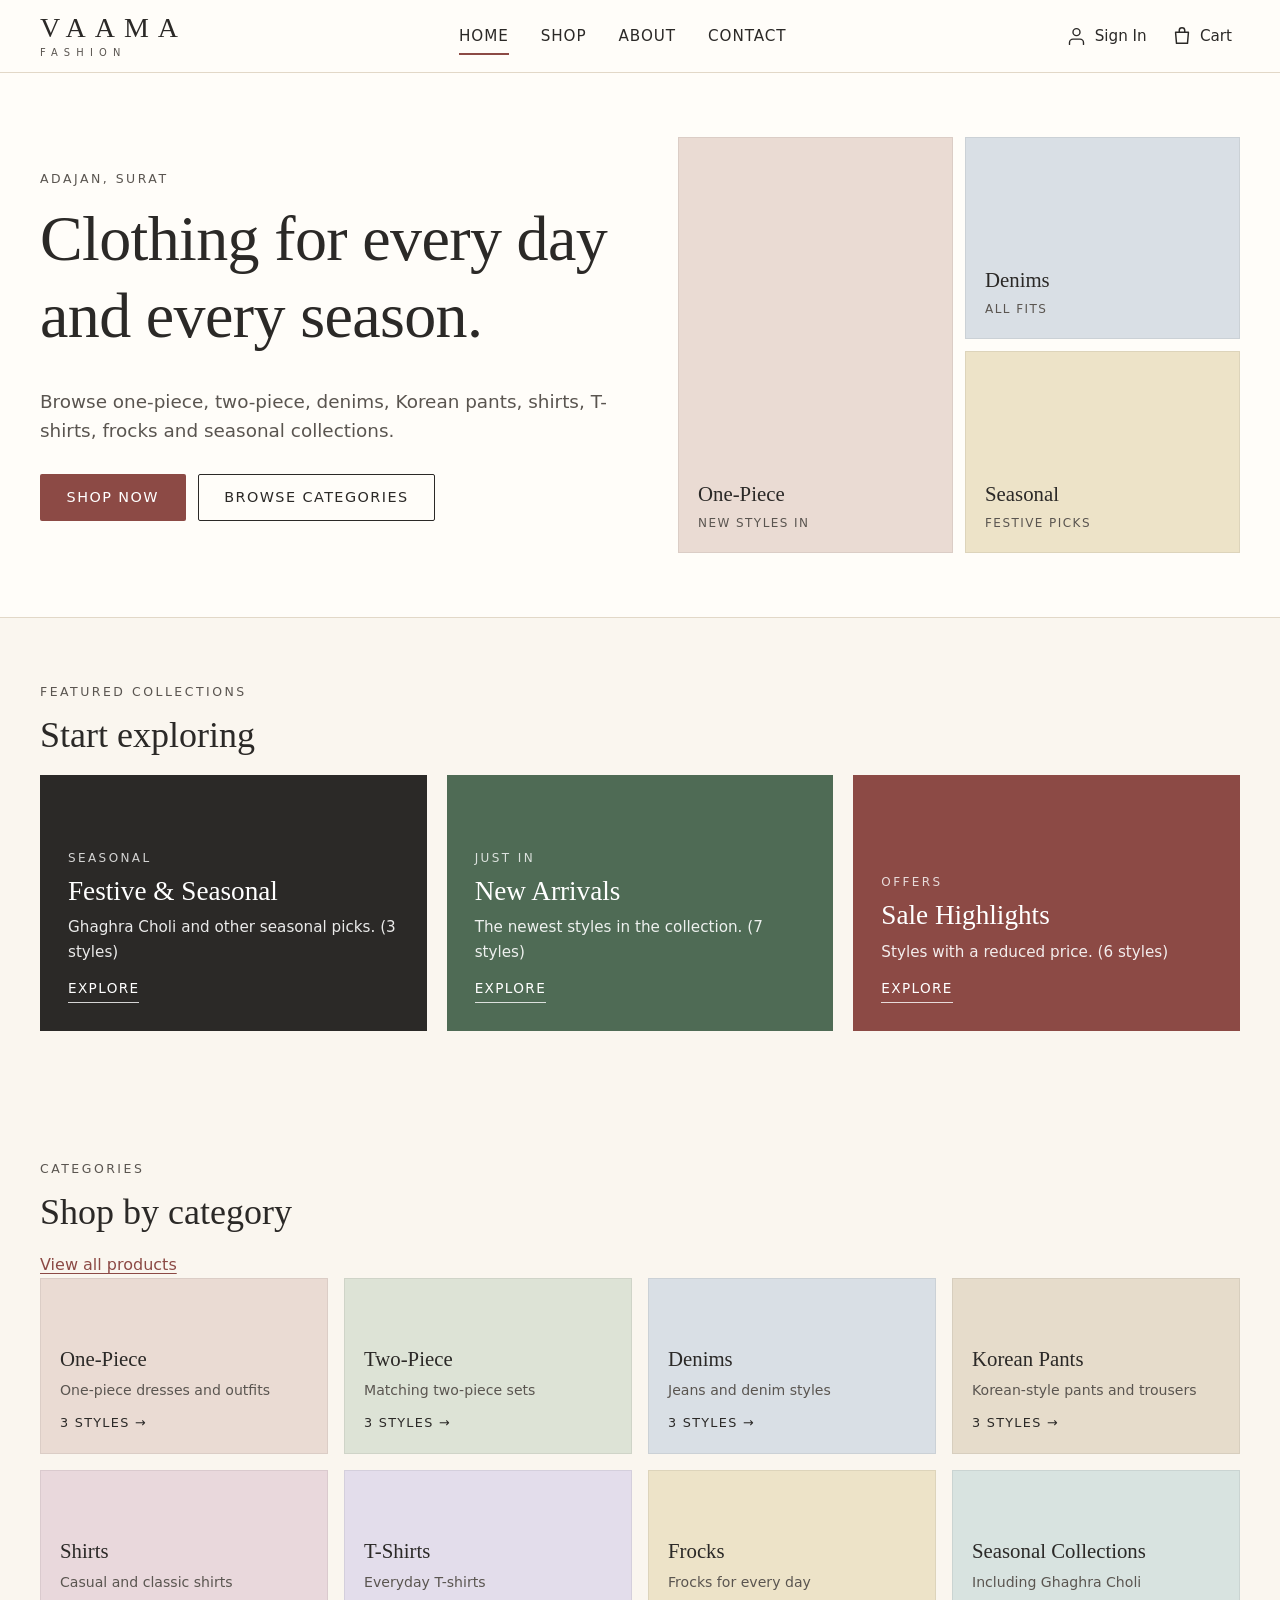
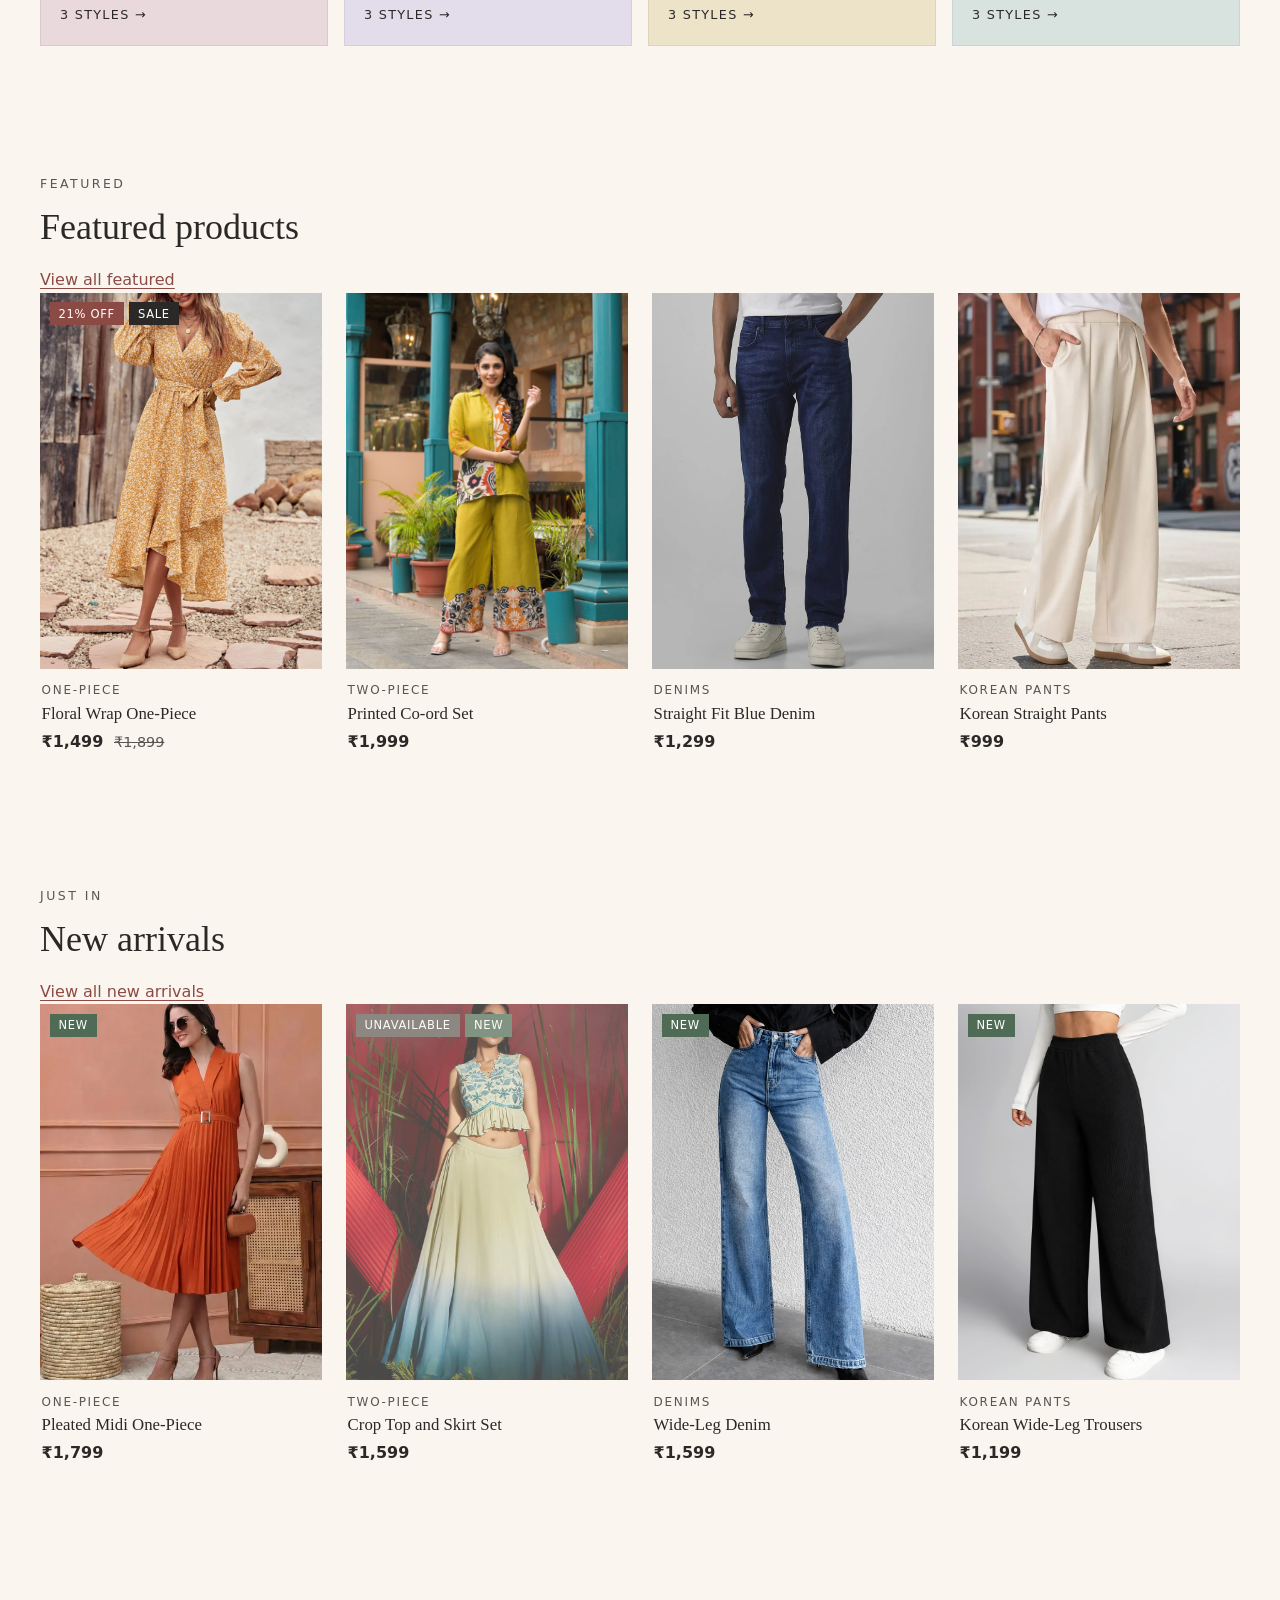
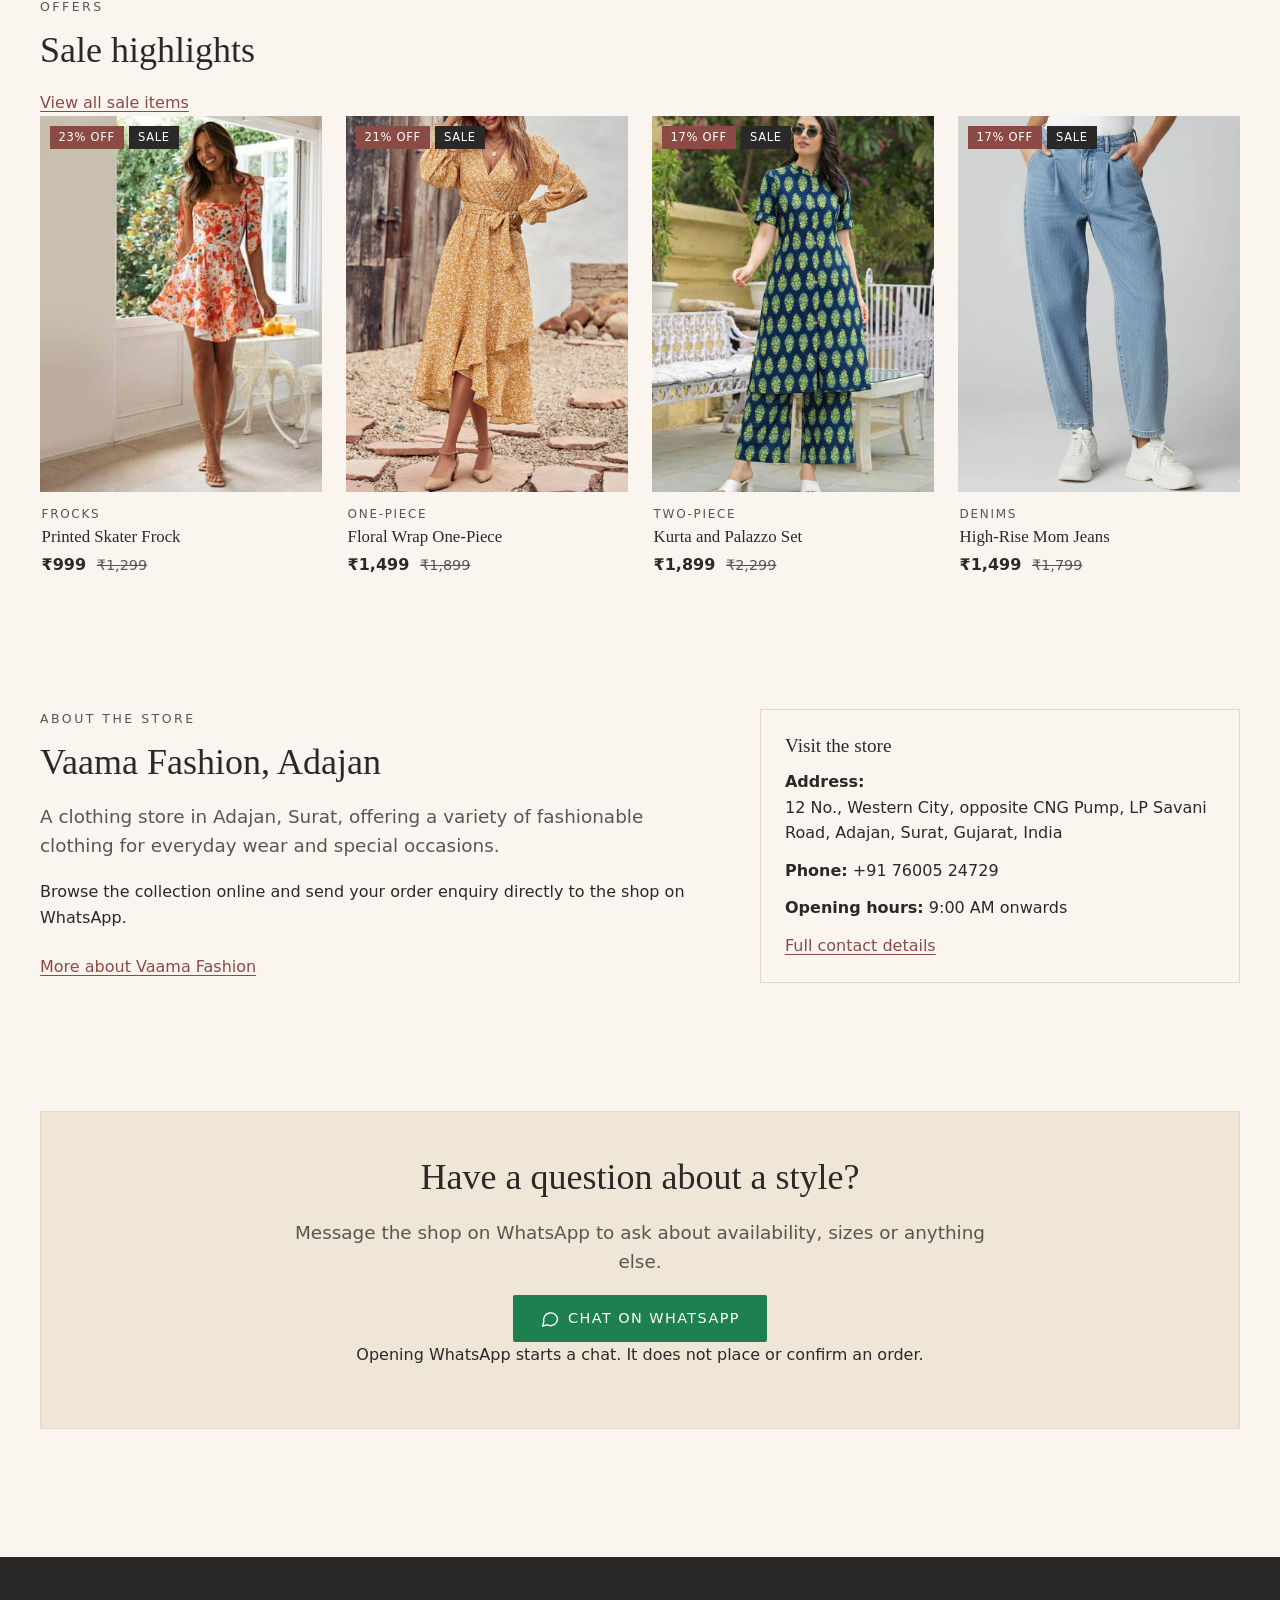
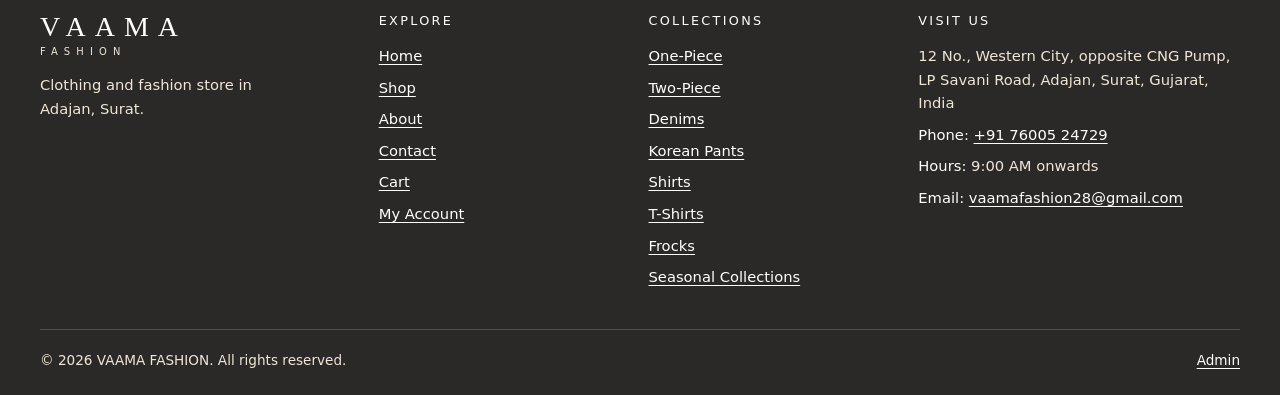
<file: index.html>
<!DOCTYPE html>
<html lang="en">
<head>
  <meta charset="UTF-8">
  <meta name="viewport" content="width=device-width, initial-scale=1">
  <title>VAAMA FASHION – Clothing Store, Adajan, Surat</title>
  <meta name="description" content="VAAMA FASHION is a clothing store in Adajan, Surat. Browse one-piece, two-piece, denims, Korean pants, shirts, T-shirts, frocks and seasonal collections.">
  <link rel="stylesheet" href="css/style.css">
  <link rel="stylesheet" href="css/home.css">
  <link rel="stylesheet" href="css/responsive.css">
</head>
<body data-page="home">
  <div id="site-header"></div>

  <main id="main">
    <!-- Hero -->
    <section class="hero" aria-labelledby="hero-title">
      <div class="container hero__inner">
        <div class="hero__copy">
          <p class="eyebrow">Adajan, Surat</p>
          <h1 id="hero-title">Clothing for every day and every season.</h1>
          <p class="lead">Browse one-piece, two-piece, denims, Korean pants, shirts, T-shirts, frocks and seasonal collections.</p>
          <div class="hero__actions">
            <a class="btn btn--primary" href="shop.html">Shop Now</a>
            <a class="btn btn--outline" href="#categories">Browse Categories</a>
          </div>
        </div>
        <div class="hero__visual" aria-hidden="true">
          <div class="hero__tile hero__tile--tall ph-0"><strong>One-Piece</strong><span>New styles in</span></div>
          <div class="hero__tile ph-2"><strong>Denims</strong><span>All fits</span></div>
          <div class="hero__tile ph-6"><strong>Seasonal</strong><span>Festive picks</span></div>
        </div>
      </div>
    </section>

    <!-- Featured collections -->
    <section class="section" aria-labelledby="collections-title">
      <div class="container">
        <div class="section-head">
          <div><p class="eyebrow">Featured collections</p><h2 id="collections-title">Start exploring</h2></div>
        </div>
        <div class="collection-grid" id="collection-grid"></div>
      </div>
    </section>

    <!-- Categories -->
    <section class="section section--alt" id="categories" aria-labelledby="categories-title">
      <div class="container">
        <div class="section-head">
          <div><p class="eyebrow">Categories</p><h2 id="categories-title">Shop by category</h2></div>
          <a class="text-link" href="shop.html">View all products</a>
        </div>
        <div class="category-grid" id="category-grid"></div>
      </div>
    </section>

    <!-- Featured products -->
    <section class="section" id="featured-section" aria-labelledby="featured-title">
      <div class="container">
        <div class="section-head">
          <div><p class="eyebrow">Featured</p><h2 id="featured-title">Featured products</h2></div>
          <a class="text-link" href="shop.html?tag=featured">View all featured</a>
        </div>
        <div class="product-grid product-grid--4" id="featured-grid"></div>
      </div>
    </section>

    <!-- New arrivals -->
    <section class="section section--alt" id="new-section" aria-labelledby="new-title">
      <div class="container">
        <div class="section-head">
          <div><p class="eyebrow">Just in</p><h2 id="new-title">New arrivals</h2></div>
          <a class="text-link" href="shop.html?tag=new">View all new arrivals</a>
        </div>
        <div class="product-grid product-grid--4" id="new-grid"></div>
      </div>
    </section>

    <!-- Sale -->
    <section class="section" id="sale-section" aria-labelledby="sale-title">
      <div class="container">
        <div class="section-head">
          <div><p class="eyebrow">Offers</p><h2 id="sale-title">Sale highlights</h2></div>
          <a class="text-link" href="shop.html?tag=sale">View all sale items</a>
        </div>
        <div class="product-grid product-grid--4" id="sale-grid"></div>
      </div>
    </section>

    <!-- Store intro -->
    <section class="section section--alt" aria-labelledby="intro-title">
      <div class="container intro-grid">
        <div>
          <p class="eyebrow">About the store</p>
          <h2 id="intro-title">Vaama Fashion, Adajan</h2>
          <p class="lead">A clothing store in Adajan, Surat, offering a variety of fashionable clothing for everyday wear and special occasions.</p>
          <p>Browse the collection online and send your order enquiry directly to the shop on WhatsApp.</p>
          <a class="text-link" href="about.html" style="margin-top:.5rem;display:inline-block">More about Vaama Fashion</a>
        </div>
        <div class="visit-card" id="visit-card"></div>
      </div>
    </section>

    <!-- WhatsApp CTA -->
    <section class="section" aria-labelledby="cta-title">
      <div class="container">
        <div class="cta-band">
          <h2 id="cta-title">Have a question about a style?</h2>
          <p class="lead">Message the shop on WhatsApp to ask about availability, sizes or anything else.</p>
          <div id="home-whatsapp"></div>
          <p class="wa-note">Opening WhatsApp starts a chat. It does not place or confirm an order.</p>
        </div>
      </div>
    </section>
  </main>

  <div id="site-footer"></div>

  <script src="js/config.js"></script>
  <script src="js/products.js"></script>
  <script src="js/storage.js"></script>
  <script src="js/common.js"></script>
  <script src="js/whatsapp.js"></script>
  <script src="js/catalog.js"></script>
  <script src="js/home.js"></script>
</body>
</html>
</file>
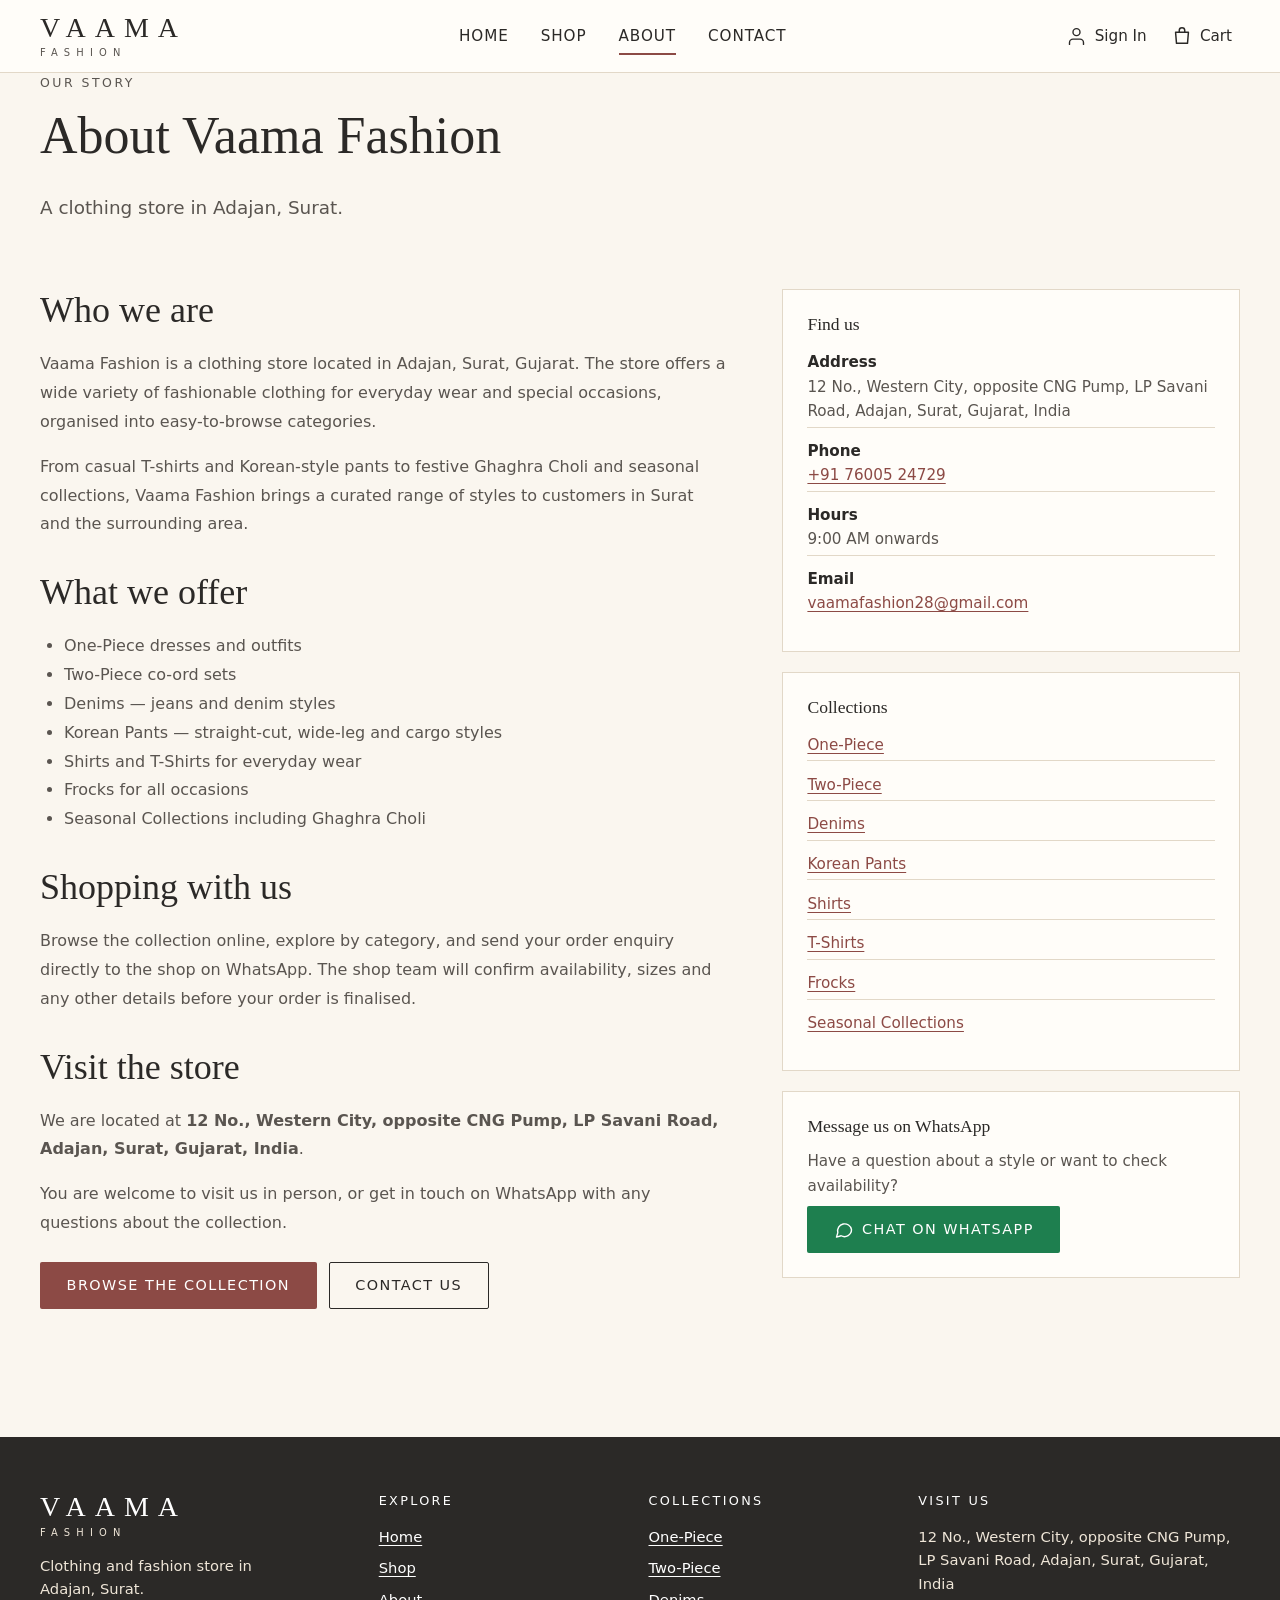
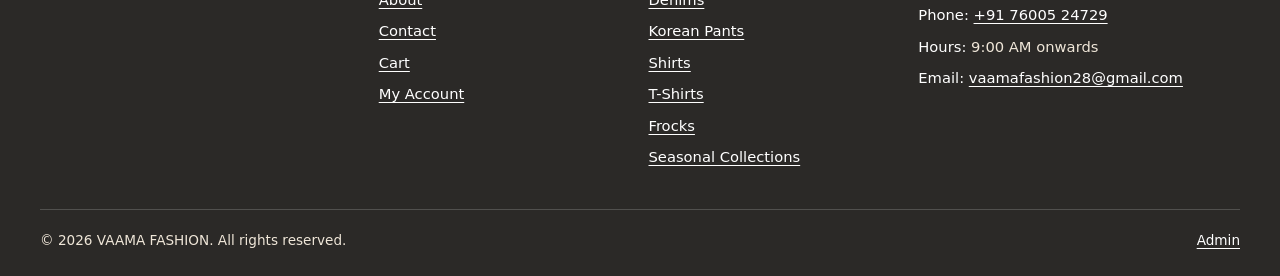
<file: about.html>
<!DOCTYPE html>
<html lang="en">
<head>
  <meta charset="UTF-8">
  <meta name="viewport" content="width=device-width, initial-scale=1">
  <title>About – VAAMA FASHION</title>
  <link rel="stylesheet" href="css/style.css">
  <link rel="stylesheet" href="css/about.css">
  <link rel="stylesheet" href="css/responsive.css">
</head>
<body data-page="about">
  <div id="site-header"></div>

  <main id="main">
    <div class="page-head">
      <div class="container">
        <p class="eyebrow">Our story</p>
        <h1>About Vaama Fashion</h1>
        <p class="lead">A clothing store in Adajan, Surat.</p>
      </div>
    </div>

    <div class="container about-grid">
      <article class="about-body">
        <h2>Who we are</h2>
        <p>Vaama Fashion is a clothing store located in Adajan, Surat, Gujarat. The store offers a wide variety of fashionable clothing for everyday wear and special occasions, organised into easy-to-browse categories.</p>
        <p>From casual T-shirts and Korean-style pants to festive Ghaghra Choli and seasonal collections, Vaama Fashion brings a curated range of styles to customers in Surat and the surrounding area.</p>

        <h2>What we offer</h2>
        <ul>
          <li>One-Piece dresses and outfits</li>
          <li>Two-Piece co-ord sets</li>
          <li>Denims — jeans and denim styles</li>
          <li>Korean Pants — straight-cut, wide-leg and cargo styles</li>
          <li>Shirts and T-Shirts for everyday wear</li>
          <li>Frocks for all occasions</li>
          <li>Seasonal Collections including Ghaghra Choli</li>
        </ul>

        <h2>Shopping with us</h2>
        <p>Browse the collection online, explore by category, and send your order enquiry directly to the shop on WhatsApp. The shop team will confirm availability, sizes and any other details before your order is finalised.</p>

        <h2>Visit the store</h2>
        <p>We are located at <strong id="about-address"></strong>.</p>
        <p>You are welcome to visit us in person, or get in touch on WhatsApp with any questions about the collection.</p>

        <div style="display:flex;flex-wrap:wrap;gap:.75rem;margin-top:1.5rem">
          <a class="btn btn--primary" href="shop.html">Browse the collection</a>
          <a class="btn btn--outline" href="contact.html">Contact us</a>
        </div>
      </article>

      <aside class="about-aside">
        <div class="about-card">
          <h3>Find us</h3>
          <ul>
            <li><span class="label">Address</span><span id="aside-address"></span></li>
            <li><span class="label">Phone</span><span id="aside-phone"></span></li>
            <li><span class="label">Hours</span><span id="aside-hours"></span></li>
            <li><span class="label">Email</span><span id="aside-email"></span></li>
          </ul>
        </div>

        <div class="about-card">
          <h3>Collections</h3>
          <ul id="about-categories"></ul>
        </div>

        <div class="about-card">
          <h3>Message us on WhatsApp</h3>
          <p>Have a question about a style or want to check availability?</p>
          <div id="about-whatsapp"></div>
        </div>
      </aside>
    </div>
  </main>

  <div id="site-footer"></div>

  <script src="js/config.js"></script>
  <script src="js/products.js"></script>
  <script src="js/storage.js"></script>
  <script src="js/common.js"></script>
  <script src="js/whatsapp.js"></script>
  <script>
  VF.onReady(function () {
    var esc = VF.util.escapeHtml;
    var B   = VF.CONFIG.business;

    function fill(id, value, label, linkType) {
      var el = document.getElementById(id);
      if (!el) return;
      if (!VF.util.isFilled(value)) { el.innerHTML = VF.util.placeholderTag(label); return; }
      var shown = esc(value);
      if (linkType === "tel")  shown = '<a href="tel:' + esc(value.replace(/[^\d+]/g, "")) + '">' + shown + "</a>";
      if (linkType === "mail") shown = '<a href="mailto:' + esc(value) + '">' + shown + "</a>";
      el.innerHTML = shown;
    }

    // Address
    var aa = document.getElementById("about-address");
    if (aa) aa.textContent = B.address;
    var sa = document.getElementById("aside-address");
    if (sa) sa.textContent = B.address;

    fill("aside-phone", B.phone, "Phone number", "tel");
    fill("aside-hours", B.openingHours, "Opening hours");
    fill("aside-email", B.email, "Email address", "mail");

    // Instagram in aside
    var igWrap = document.getElementById("aside-instagram");
    if (igWrap) {
      var social = B.social || {};
      if (VF.util.isFilled(social.instagram)) {
        igWrap.innerHTML = '<a href="' + esc(social.instagram) +
          '" target="_blank" rel="noopener noreferrer">@_vaama_fashion_</a>';
      } else {
        igWrap.innerHTML = VF.util.placeholderTag("Instagram");
      }
    }

    // Categories
    var catsEl = document.getElementById("about-categories");
    if (catsEl) {
      catsEl.innerHTML = VF.CATEGORIES.map(function (c) {
        return '<li><a href="shop.html?category=' + encodeURIComponent(c.id) + '">' + esc(c.name) + "</a></li>";
      }).join("");
    }

    // WhatsApp
    var waEl = document.getElementById("about-whatsapp");
    if (waEl) {
      waEl.innerHTML = VF.whatsapp.buttonHtml(
        "Hello VAAMA FASHION, I have a question about your collection.",
        "Chat on WhatsApp"
      );
    }
  });
</script>
</body>
</html>
</file>
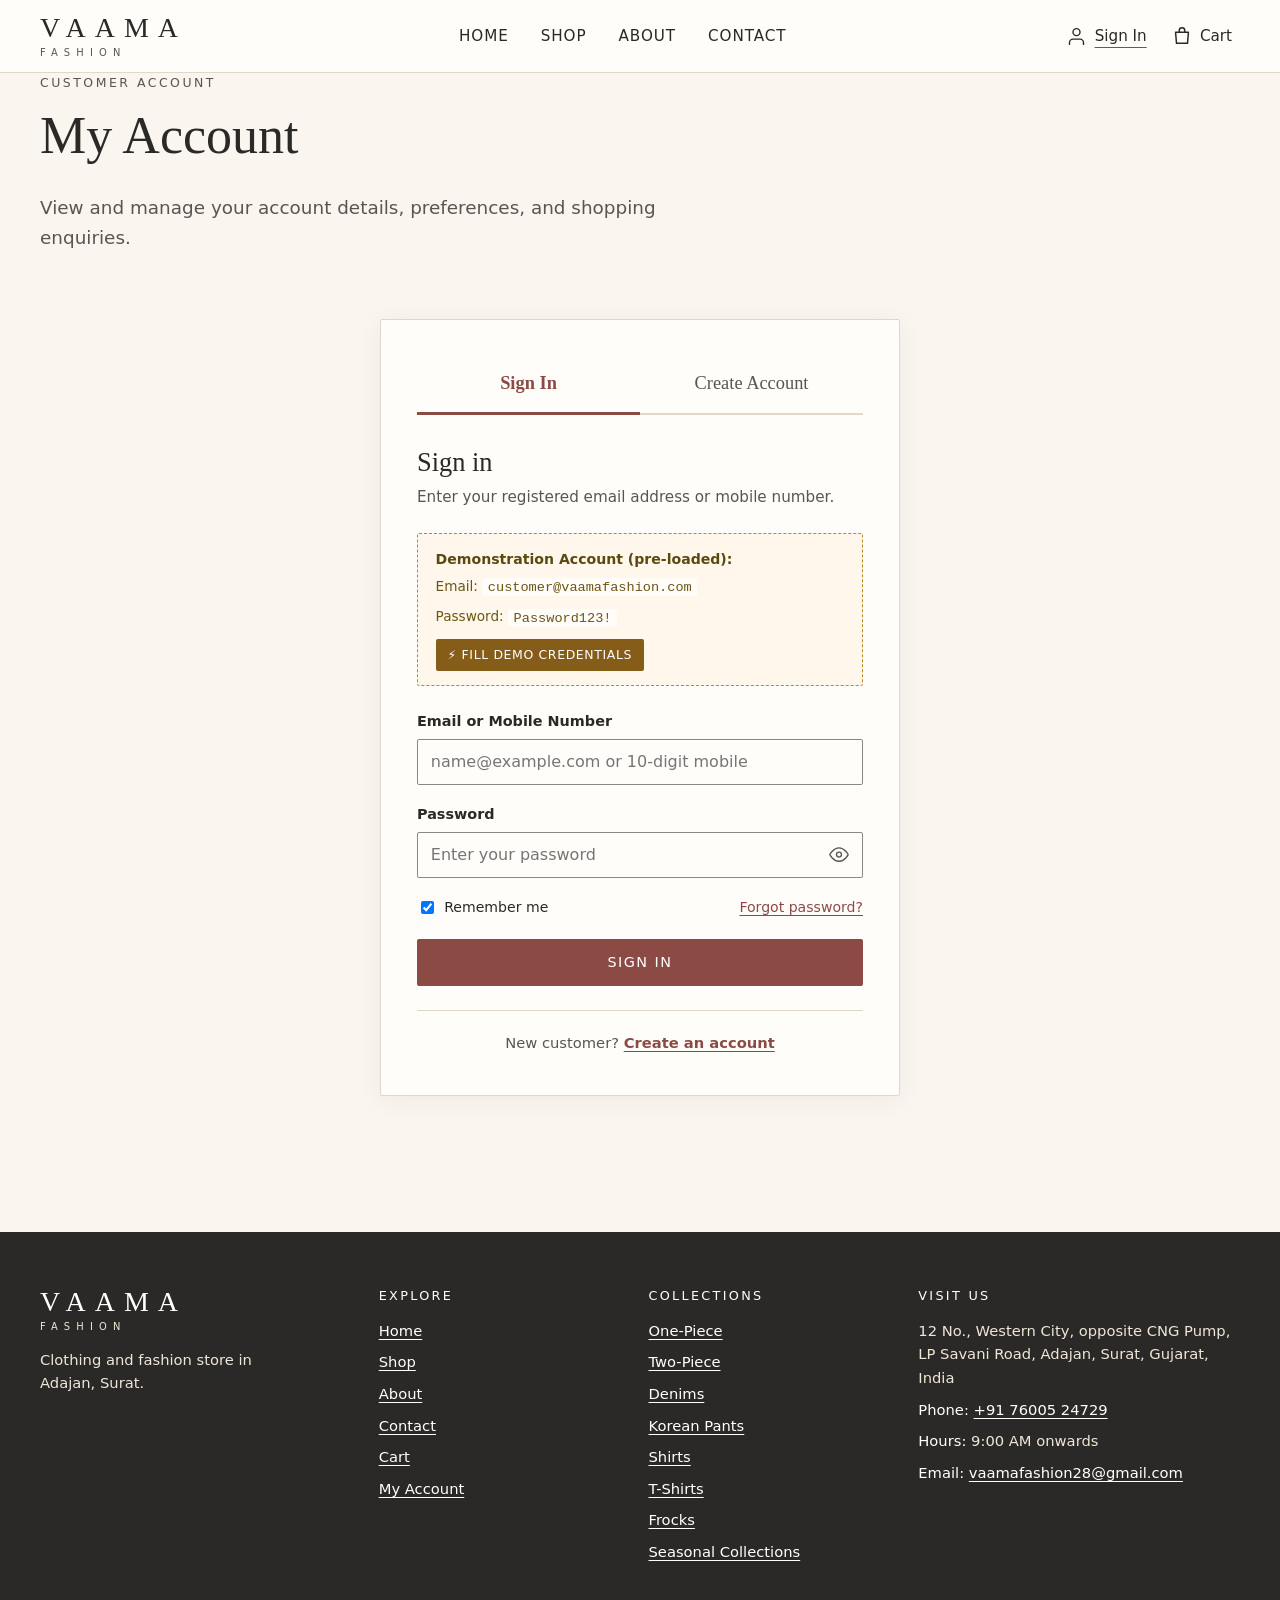
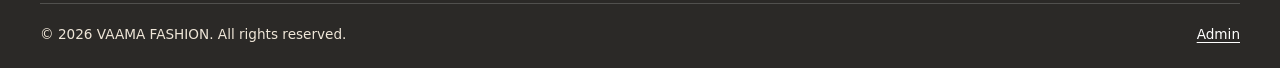
<file: account.html>
<!DOCTYPE html>
<html lang="en">
<head>
  <meta charset="UTF-8">
  <meta name="viewport" content="width=device-width, initial-scale=1">
  <title>Customer Account – VAAMA FASHION</title>
  <meta name="description" content="Manage your VAAMA FASHION customer account, preferences, and order enquiries.">
  <link rel="stylesheet" href="css/style.css">
  <link rel="stylesheet" href="css/auth.css">
  <link rel="stylesheet" href="css/responsive.css">
</head>
<body data-page="account">
  <div id="site-header"></div>

  <main id="main">
    <div class="page-head">
      <div class="container">
        <p class="eyebrow">Customer Account</p>
        <h1>My Account</h1>
        <p class="lead">View and manage your account details, preferences, and shopping enquiries.</p>
      </div>
    </div>

    <!-- AUTHENTICATION (LOG IN / REGISTER / FORGOT) -->
    <section class="section auth-page" id="auth-card-section">
      <div class="container auth-wrap">
        <div class="auth-card">

          <!-- Switcher tabs -->
          <div class="auth-tabs" role="tablist" aria-label="Sign In or Register">
            <button type="button" class="auth-tab-btn is-active" id="tab-btn-login" role="tab" aria-selected="true" aria-controls="auth-pane-login">Sign In</button>
            <button type="button" class="auth-tab-btn" id="tab-btn-register" role="tab" aria-selected="false" aria-controls="auth-pane-register">Create Account</button>
          </div>

          <!-- SIGN IN PANE -->
          <div class="auth-pane" id="auth-pane-login" role="tabpanel" aria-labelledby="tab-btn-login">
            <div class="auth-form-head">
              <h2>Sign in</h2>
              <p>Enter your registered email address or mobile number.</p>
            </div>

            <div class="demo-auth-box">
              <strong>Demonstration Account (pre-loaded):</strong>
              <div class="demo-auth-creds">
                <span>Email: <code>customer@vaamafashion.com</code></span>
                <span>Password: <code>Password123!</code></span>
              </div>
              <button type="button" class="btn btn--quick-fill" id="btn-fill-demo">⚡ Fill Demo Credentials</button>
            </div>

            <div class="auth-alert" id="login-alert" role="alert" aria-live="polite"></div>

            <form id="customer-login-form" novalidate>
              <div class="field">
                <label for="login-user">Email or Mobile Number</label>
                <input type="text" id="login-user" autocomplete="username" placeholder="name@example.com or 10-digit mobile" required>
              </div>

              <div class="field">
                <label for="login-pass">Password</label>
                <div class="password-field-wrap">
                  <input type="password" id="login-pass" autocomplete="current-password" placeholder="Enter your password" required>
                  <button type="button" class="password-toggle-btn" data-pwd-toggle="login-pass" aria-label="Show password">
                    <svg class="icon" width="20" height="20" viewBox="0 0 24 24" fill="none" stroke="currentColor" stroke-width="1.6" stroke-linecap="round" stroke-linejoin="round" aria-hidden="true"><path d="M1 12s4-8 11-8 11 8 11 8-4 8-11 8-11-8-11-8z"/><circle cx="12" cy="12" r="3"/></svg>
                  </button>
                </div>
              </div>

              <div class="auth-row-between">
                <label for="login-remember">
                  <input type="checkbox" id="login-remember" checked>
                  <span>Remember me</span>
                </label>
                <a href="#forgot" id="link-go-forgot">Forgot password?</a>
              </div>

              <button class="btn btn--primary" type="submit" style="width:100%">Sign In</button>
            </form>

            <div class="auth-switch-link">
              <span>New customer?</span> <a href="#register" id="link-go-register">Create an account</a>
            </div>
          </div>

          <!-- CREATE ACCOUNT PANE -->
          <div class="auth-pane" id="auth-pane-register" role="tabpanel" aria-labelledby="tab-btn-register" hidden>
            <div class="auth-form-head">
              <h2>Create an account</h2>
              <p>Join Vaama Fashion for an effortless shopping experience.</p>
            </div>

            <div class="auth-alert" id="register-alert" role="alert" aria-live="polite"></div>

            <form id="customer-register-form" novalidate>
              <div class="field">
                <label for="reg-name">Full Name <span style="color:var(--danger)">*</span></label>
                <input type="text" id="reg-name" placeholder="e.g. Krisha Patel" autocomplete="name" required>
              </div>

              <div class="field">
                <label for="reg-email">Email Address <span style="color:var(--danger)">*</span></label>
                <input type="email" id="reg-email" placeholder="name@example.com" autocomplete="email" required>
                <p class="field-hint">Used for order updates and login.</p>
              </div>

              <div class="field">
                <label for="reg-phone">Mobile / WhatsApp Number <span style="color:var(--danger)">*</span></label>
                <input type="tel" id="reg-phone" placeholder="e.g. 7600524729" autocomplete="tel" maxlength="15" required>
                <p class="field-hint">10-digit mobile number for WhatsApp order confirmations.</p>
              </div>

              <div class="field">
                <label for="reg-city">City / Area</label>
                <input type="text" id="reg-city" placeholder="e.g. Adajan, Surat" value="Adajan, Surat">
              </div>

              <div class="field">
                <label for="reg-pass">Create Password <span style="color:var(--danger)">*</span></label>
                <div class="password-field-wrap">
                  <input type="password" id="reg-pass" autocomplete="new-password" placeholder="At least 6 characters" required>
                  <button type="button" class="password-toggle-btn" data-pwd-toggle="reg-pass" aria-label="Show password">
                    <svg class="icon" width="20" height="20" viewBox="0 0 24 24" fill="none" stroke="currentColor" stroke-width="1.6" stroke-linecap="round" stroke-linejoin="round" aria-hidden="true"><path d="M1 12s4-8 11-8 11 8 11 8-4 8-11 8-11-8-11-8z"/><circle cx="12" cy="12" r="3"/></svg>
                  </button>
                </div>
                <div class="pwd-meter-wrap">
                  <div class="pwd-meter-bar" aria-hidden="true">
                    <div class="pwd-meter-segment" id="pwd-seg-1"></div>
                    <div class="pwd-meter-segment" id="pwd-seg-2"></div>
                    <div class="pwd-meter-segment" id="pwd-seg-3"></div>
                    <div class="pwd-meter-segment" id="pwd-seg-4"></div>
                  </div>
                  <div class="pwd-meter-label">
                    <span>Password strength:</span>
                    <strong id="pwd-meter-text">Enter a password</strong>
                  </div>
                </div>
              </div>

              <div class="field">
                <label for="reg-pass-confirm">Confirm Password <span style="color:var(--danger)">*</span></label>
                <div class="password-field-wrap">
                  <input type="password" id="reg-pass-confirm" autocomplete="new-password" placeholder="Re-enter password" required>
                  <button type="button" class="password-toggle-btn" data-pwd-toggle="reg-pass-confirm" aria-label="Show password">
                    <svg class="icon" width="20" height="20" viewBox="0 0 24 24" fill="none" stroke="currentColor" stroke-width="1.6" stroke-linecap="round" stroke-linejoin="round" aria-hidden="true"><path d="M1 12s4-8 11-8 11 8 11 8-4 8-11 8-11-8-11-8z"/><circle cx="12" cy="12" r="3"/></svg>
                  </button>
                </div>
              </div>

              <div class="field">
                <span class="label">Interested Collections (optional)</span>
                <div class="pref-chips" id="reg-pref-chips">
                  <label class="pref-chip"><input type="checkbox" value="One-Piece"><span>One-Piece</span></label>
                  <label class="pref-chip"><input type="checkbox" value="Two-Piece"><span>Two-Piece</span></label>
                  <label class="pref-chip"><input type="checkbox" value="Denims"><span>Denims</span></label>
                  <label class="pref-chip"><input type="checkbox" value="Korean Pants"><span>Korean Pants</span></label>
                  <label class="pref-chip"><input type="checkbox" value="Shirts"><span>Shirts</span></label>
                  <label class="pref-chip"><input type="checkbox" value="Seasonal"><span>Seasonal</span></label>
                </div>
              </div>

              <div class="field" style="margin-top:1.25rem">
                <label for="reg-terms" style="display:flex;align-items:flex-start;gap:.55rem;font-weight:400;font-size:.9rem">
                  <input type="checkbox" id="reg-terms" required style="margin-top:.25rem">
                  <span>I agree to the <a href="about.html" target="_blank">Store Policies</a> and consent to receiving order updates on WhatsApp.</span>
                </label>
              </div>

              <button class="btn btn--primary" type="submit" style="width:100%;margin-top:.5rem">Create Account</button>
            </form>

            <div class="auth-switch-link">
              <span>Already have an account?</span> <a href="#login" id="link-go-login">Sign In</a>
            </div>
          </div>

          <!-- FORGOT PASSWORD PANE -->
          <div class="auth-pane" id="auth-pane-forgot" hidden>
            <div class="auth-form-head">
              <h2>Reset password</h2>
              <p>Enter your registered email address to recover your account.</p>
            </div>

            <div class="auth-alert" id="forgot-alert" role="alert" aria-live="polite"></div>

            <form id="customer-forgot-form" novalidate>
              <div id="forgot-step-1">
                <div class="field">
                  <label for="forgot-email">Registered Email Address</label>
                  <input type="email" id="forgot-email" placeholder="customer@vaamafashion.com" required>
                </div>
                <button class="btn btn--primary" type="submit" style="width:100%">Verify Email</button>
              </div>

              <div id="forgot-step-2" hidden>
                <div class="field">
                  <label for="forgot-code">Verification Code (Demo: 123456)</label>
                  <input type="text" id="forgot-code" placeholder="123456" maxlength="6" required>
                </div>
                <div class="field">
                  <label for="forgot-new-pass">New Password</label>
                  <input type="password" id="forgot-new-pass" placeholder="Minimum 6 characters" required>
                </div>
                <div class="field">
                  <label for="forgot-new-pass-confirm">Confirm New Password</label>
                  <input type="password" id="forgot-new-pass-confirm" placeholder="Re-enter new password" required>
                </div>
                <button class="btn btn--primary" type="submit" style="width:100%">Update Password</button>
              </div>
            </form>

            <div class="auth-switch-link">
              <a href="#login" id="link-back-login">← Back to Sign In</a>
            </div>
          </div>

        </div>
      </div>
    </section>

    <!-- CUSTOMER DASHBOARD (WHEN LOGGED IN) -->
    <section class="section auth-page" id="dashboard-card-section" hidden>
      <div class="container auth-wrap--wide">
        <div class="dashboard-grid">

          <!-- Sidebar -->
          <aside class="dashboard-sidebar">
            <div class="user-avatar" id="dash-user-initials" aria-hidden="true">KP</div>
            <h2 class="user-fullname" id="dash-user-name">Krisha Patel</h2>
            <p class="user-email-text" id="dash-user-email">customer@vaamafashion.com</p>
            <span class="user-status-pill">Verified Customer</span>

            <ul class="dash-nav" role="tablist">
              <li>
                <button type="button" class="is-active" data-dash-panel="profile">
                  <svg class="icon" width="18" height="18" viewBox="0 0 24 24" fill="none" stroke="currentColor" stroke-width="1.8" stroke-linecap="round" stroke-linejoin="round" aria-hidden="true"><path d="M20 21v-2a4 4 0 0 0-4-4H8a4 4 0 0 0-4 4v2"/><circle cx="12" cy="7" r="4"/></svg>
                  <span>Profile Details</span>
                </button>
              </li>
              <li>
                <button type="button" data-dash-panel="cart">
                  <svg class="icon" width="18" height="18" viewBox="0 0 24 24" fill="none" stroke="currentColor" stroke-width="1.8" stroke-linecap="round" stroke-linejoin="round" aria-hidden="true"><path d="M5 8h14l-1 12H6L5 8z"/><path d="M9 8V6a3 3 0 0 1 6 0v2"/></svg>
                  <span>Cart & Enquiries</span>
                </button>
              </li>
              <li>
                <button type="button" data-dash-panel="security">
                  <svg class="icon" width="18" height="18" viewBox="0 0 24 24" fill="none" stroke="currentColor" stroke-width="1.8" stroke-linecap="round" stroke-linejoin="round" aria-hidden="true"><rect x="3" y="11" width="18" height="11" rx="2" ry="2"/><path d="M7 11V7a5 5 0 0 1 10 0v4"/></svg>
                  <span>Security</span>
                </button>
              </li>
            </ul>

            <button type="button" class="btn btn--logout" id="btn-logout">Log Out</button>
          </aside>

          <!-- Content Panels -->
          <div class="dashboard-content">

            <!-- PANEL 1: PROFILE DETAILS -->
            <div class="dash-panel is-active" id="dash-panel-profile">
              <div class="dash-panel-head">
                <h2>Account details</h2>
                <button type="button" class="btn btn--outline btn--small" id="btn-toggle-edit-profile">Edit Profile</button>
              </div>

              <!-- View mode -->
              <div id="profile-view-pane">
                <table class="profile-info-table">
                  <tbody>
                    <tr>
                      <th>Full Name</th>
                      <td id="prof-view-name"></td>
                    </tr>
                    <tr>
                      <th>Email Address</th>
                      <td id="prof-view-email"></td>
                    </tr>
                    <tr>
                      <th>Mobile / WhatsApp</th>
                      <td id="prof-view-phone"></td>
                    </tr>
                    <tr>
                      <th>City / Area</th>
                      <td id="prof-view-city"></td>
                    </tr>
                    <tr>
                      <th>Preferences</th>
                      <td id="prof-view-prefs"></td>
                    </tr>
                    <tr>
                      <th>Member Since</th>
                      <td id="prof-view-since"></td>
                    </tr>
                  </tbody>
                </table>

                <div style="background:var(--cream);border:1px solid var(--line);padding:1rem 1.25rem;border-radius:var(--radius);font-size:.9rem">
                  <strong>Need help with an order?</strong>
                  <p style="margin:.3rem 0 0;color:var(--ink-soft)">Message the store in Adajan, Surat directly on WhatsApp with your questions on sizes, fabrics, and availability.</p>
                </div>
              </div>

              <!-- Edit mode -->
              <div id="profile-edit-pane" hidden>
                <div class="auth-alert" id="profile-alert" role="alert" aria-live="polite"></div>
                <form id="profile-edit-form" novalidate>
                  <div class="field">
                    <label for="edit-name">Full Name</label>
                    <input type="text" id="edit-name" required>
                  </div>
                  <div class="field">
                    <label for="edit-phone">Mobile / WhatsApp Number</label>
                    <input type="tel" id="edit-phone" placeholder="10-digit mobile" required>
                  </div>
                  <div class="field">
                    <label for="edit-city">City / Area</label>
                    <input type="text" id="edit-city">
                  </div>
                  <div class="field">
                    <span class="label">Favourite Collections</span>
                    <div class="pref-chips" id="edit-pref-chips">
                      <label class="pref-chip"><input type="checkbox" value="One-Piece"><span>One-Piece</span></label>
                      <label class="pref-chip"><input type="checkbox" value="Two-Piece"><span>Two-Piece</span></label>
                      <label class="pref-chip"><input type="checkbox" value="Denims"><span>Denims</span></label>
                      <label class="pref-chip"><input type="checkbox" value="Korean Pants"><span>Korean Pants</span></label>
                      <label class="pref-chip"><input type="checkbox" value="Shirts"><span>Shirts</span></label>
                      <label class="pref-chip"><input type="checkbox" value="Seasonal"><span>Seasonal</span></label>
                    </div>
                  </div>
                  <div style="display:flex;gap:.75rem;margin-top:1.5rem">
                    <button class="btn btn--primary btn--small" type="submit">Save Changes</button>
                    <button class="btn btn--outline btn--small" type="button" id="btn-cancel-profile-edit">Cancel</button>
                  </div>
                </form>
              </div>
            </div>

            <!-- PANEL 2: CART & ENQUIRIES -->
            <div class="dash-panel" id="dash-panel-cart">
              <div class="dash-panel-head">
                <h2>Cart & order enquiries</h2>
                <a href="shop.html" class="btn btn--outline btn--small">Browse Collections</a>
              </div>

              <div id="dash-cart-summary-wrap"></div>

              <div style="background:var(--sand);border:1px solid var(--line);padding:1.25rem;border-radius:var(--radius);font-size:.9rem;margin-top:1.5rem">
                <h3 style="font-size:1.05rem;margin-bottom:.4rem">How Ordering Works at Vaama Fashion</h3>
                <ol style="padding-left:1.25rem;margin:0;line-height:1.6;color:var(--ink-soft)">
                  <li>Browse styles online and add desired sizes and quantities to your cart.</li>
                  <li>Click <strong>Send Order on WhatsApp</strong> on the Cart page.</li>
                  <li>The shop staff in Adajan, Surat confirms size availability and pickup/delivery terms.</li>
                  <li>Payment and final order confirmation occur directly with the store.</li>
                </ol>
              </div>
            </div>

            <!-- PANEL 3: SECURITY & PASSWORD -->
            <div class="dash-panel" id="dash-panel-security">
              <div class="dash-panel-head">
                <h2>Security settings</h2>
              </div>

              <div class="auth-alert" id="security-alert" role="alert" aria-live="polite"></div>

              <form id="password-change-form" novalidate style="max-width:440px">
                <div class="field">
                  <label for="sec-current-pass">Current Password</label>
                  <input type="password" id="sec-current-pass" autocomplete="current-password" required>
                </div>
                <div class="field">
                  <label for="sec-new-pass">New Password</label>
                  <input type="password" id="sec-new-pass" autocomplete="new-password" placeholder="At least 6 characters" required>
                </div>
                <div class="field">
                  <label for="sec-confirm-pass">Confirm New Password</label>
                  <input type="password" id="sec-confirm-pass" autocomplete="new-password" required>
                </div>
                <button class="btn btn--primary btn--small" type="submit" style="margin-top:.75rem">Update Password</button>
              </form>
            </div>

          </div>
        </div>
      </div>
    </section>
  </main>

  <div id="site-footer"></div>

  <script src="js/config.js"></script>
  <script src="js/products.js"></script>
  <script src="js/storage.js"></script>
  <script src="js/common.js"></script>
  <script src="js/whatsapp.js"></script>
  <script src="js/auth.js"></script>
</body>
</html>
</file>
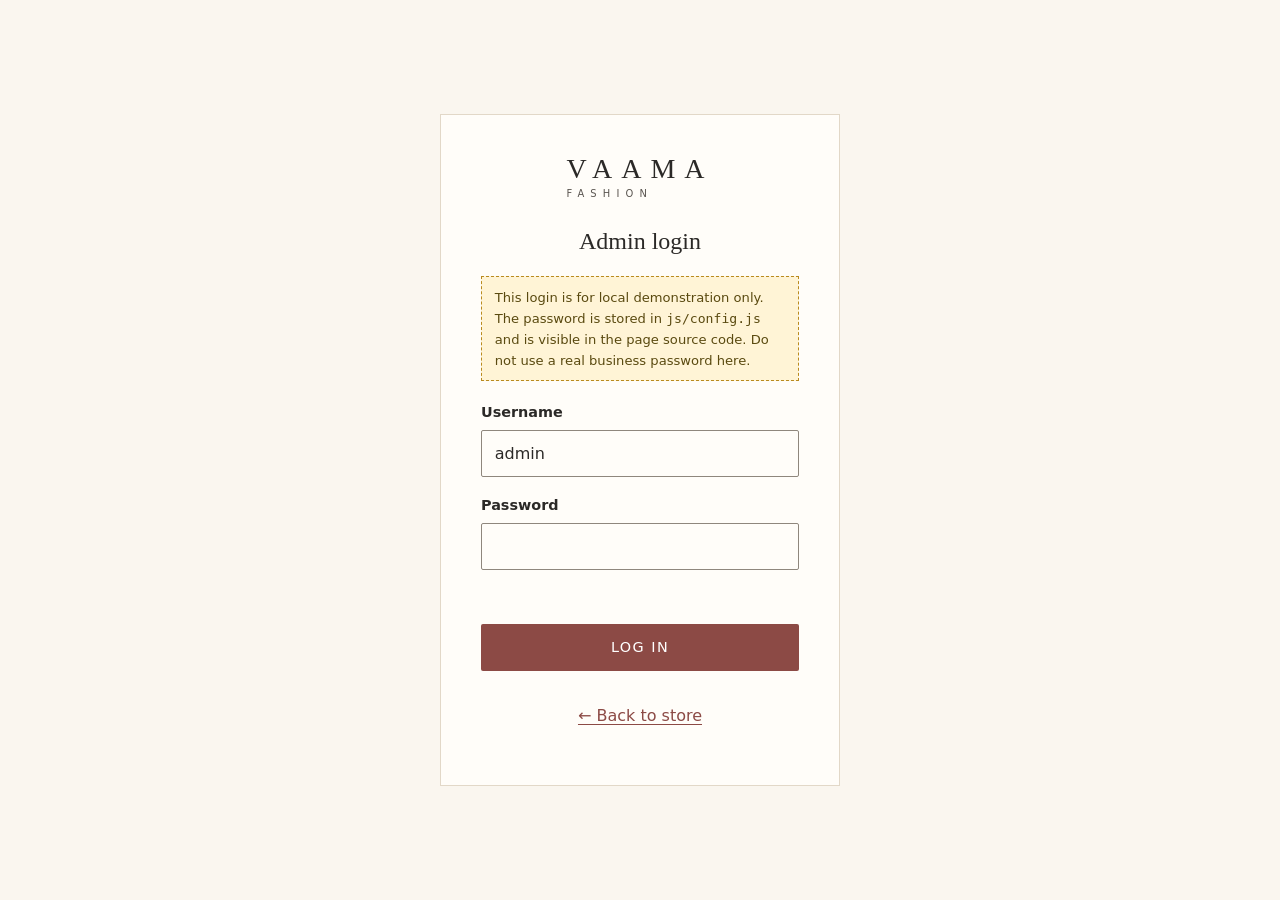
<file: admin.html>
<!DOCTYPE html>
<html lang="en">
<head>
  <meta charset="UTF-8">
  <meta name="viewport" content="width=device-width, initial-scale=1">
  <title>Admin – VAAMA FASHION</title>
  <link rel="stylesheet" href="css/style.css">
  <link rel="stylesheet" href="css/admin.css">
</head>
<body data-page="admin">

  <!-- LOGIN -->
  <div id="login-screen">
    <div class="admin-login-wrap">
      <div class="admin-login-box">
        <a class="wordmark" href="index.html">
          <span class="wordmark__main">VAAMA</span>
          <span class="wordmark__sub">FASHION</span>
        </a>
        <h1>Admin login</h1>
        <div class="login-warning">
          This login is for local demonstration only. The password is stored in
          <code>js/config.js</code> and is visible in the page source code.
          Do not use a real business password here.
        </div>
        <form id="login-form" novalidate>
          <div class="field">
            <label for="login-user">Username</label>
            <input type="text" id="login-user" autocomplete="username" value="admin">
          </div>
          <div class="field">
            <label for="login-pass">Password</label>
            <input type="password" id="login-pass" autocomplete="current-password">
          </div>
          <p class="field-error" id="login-error" aria-live="polite" style="min-height:1.4rem"></p>
          <button class="btn btn--primary" type="submit" style="width:100%">Log in</button>
        </form>
        <p style="text-align:center;margin-top:.75rem"><a href="index.html">← Back to store</a></p>
      </div>
    </div>
  </div>

  <!-- ADMIN APP -->
  <div id="admin-screen" hidden>
    <div class="admin-wrap">

      <aside class="admin-sidebar" aria-label="Admin navigation">
        <a class="wordmark wordmark--light" href="index.html">
          <span class="wordmark__main">VAAMA</span>
          <span class="wordmark__sub">FASHION</span>
        </a>
        <p class="sidebar-label">Admin</p>
        <ul class="sidebar-nav">
          <li><a href="#" data-panel="dashboard">Dashboard</a></li>
          <li><a href="#" data-panel="products">Products</a></li>
          <li><a href="#" data-panel="add">Add product</a></li>
          <li><a href="#" data-panel="data">Data tools</a></li>
        </ul>
        <div class="sidebar-footer">
          <button id="logout-btn" type="button">Log out</button>
        </div>
      </aside>

      <main class="admin-main" id="main">
        <div class="admin-header">
          <h1 id="admin-title">Dashboard</h1>
          <a href="shop.html" target="_blank" class="btn btn--outline btn--small">View store ↗</a>
        </div>

        <!-- DASHBOARD -->
        <div class="admin-panel is-active" id="panel-dashboard">
          <div class="stat-grid" id="stat-grid"></div>
          <div class="data-card">
            <h2>System status</h2>
            <table style="width:100%;border-collapse:collapse;font-size:.9rem">
              <tr>
                <td style="padding:.4rem 0;font-weight:600;width:180px">Storage</td>
                <td id="dash-storage"></td>
              </tr>
              <tr>
                <td style="padding:.4rem 0;font-weight:600">WhatsApp</td>
                <td>
                  <span id="dash-wa-ok" style="color:var(--sage)">✔ Number configured — WhatsApp ordering is active.</span>
                  <span id="dash-wa-no" style="color:var(--danger)">✘ Number not set. Add it to <code>js/config.js</code> → <code>whatsappNumber</code>.</span>
                </td>
              </tr>
            </table>
          </div>
          <div class="data-card">
            <h2>Quick actions</h2>
            <div style="display:flex;flex-wrap:wrap;gap:.75rem">
              <button class="btn btn--primary btn--small" id="add-product-btn" type="button">Add new product</button>
              <a class="btn btn--outline btn--small" href="shop.html" target="_blank">View shop</a>
              <a class="btn btn--outline btn--small" href="cart.html" target="_blank">View cart</a>
            </div>
          </div>
        </div>

        <!-- PRODUCTS -->
        <div class="admin-panel" id="panel-products">
          <div class="table-toolbar">
            <input type="search" id="table-search" placeholder="Search by name, ID or category…" maxlength="100">
            <span id="table-count" style="font-size:.88rem;color:var(--ink-soft)"></span>
          </div>
          <div class="admin-table-wrap">
            <table class="admin-table" aria-label="Products">
              <thead>
                <tr>
                  <th>ID</th>
                  <th>Name</th>
                  <th>Category</th>
                  <th>Price</th>
                  <th>Status</th>
                  <th>Flags</th>
                  <th>Image path</th>
                  <th>Actions</th>
                </tr>
              </thead>
              <tbody id="product-tbody"></tbody>
            </table>
          </div>
        </div>

        <!-- ADD / EDIT -->
        <div class="admin-panel" id="panel-add">
          <p style="color:var(--ink-soft)">Click "Add product" in the sidebar or edit a product from the Products list.</p>
        </div>

        <!-- DATA TOOLS -->
        <div class="admin-panel" id="panel-data">
          <div class="data-card">
            <h2>Export products</h2>
            <p>Copy this JSON to back up the current product catalogue. Paste it into a text file and keep it somewhere safe.</p>
            <div style="display:flex;gap:.5rem;margin-bottom:.75rem">
              <button class="btn btn--outline btn--small" id="refresh-export" type="button">Refresh</button>
              <button class="btn btn--outline btn--small" id="copy-export" type="button">Copy to clipboard</button>
            </div>
            <textarea id="export-output" readonly></textarea>
          </div>

          <div class="data-card">
            <h2>Import products</h2>
            <p>Paste a previously exported JSON here to restore products. <strong>This replaces all current products.</strong> Export first to back up.</p>
            <textarea id="import-input" placeholder="Paste exported JSON here…"></textarea>
            <button class="btn btn--danger btn--small" id="import-btn" type="button" style="margin-top:.75rem">Import — replaces all products</button>
          </div>

          <div class="data-card">
            <h2>Reset to sample products</h2>
            <p>Removes all current products and restores the 24 built-in sample items. Useful for resetting a demonstration.</p>
            <button class="btn btn--danger btn--small" id="reset-btn" type="button">Reset to sample products</button>
          </div>

          <div class="data-card">
            <h2>How to add a real product photo</h2>
            <ol style="font-size:.92rem;color:var(--ink-soft);padding-left:1.25rem;line-height:1.9">
              <li>Place the photo file in <code>assets/images/products/</code>, e.g. <code>VF-001.jpg</code>.</li>
              <li>Go to Products, click Edit on the product.</li>
              <li>In the Image path field type: <code>assets/images/products/VF-001.jpg</code></li>
              <li>Click Save changes.</li>
              <li>Open the product page in the shop to confirm the photo appears.</li>
            </ol>
          </div>
        </div>

      </main>
    </div>
  </div>

  <script src="js/config.js"></script>
  <script src="js/products.js"></script>
  <script src="js/storage.js"></script>
  <script src="js/common.js"></script>
  <script src="js/whatsapp.js"></script>
  <script src="js/catalog.js"></script>
  <script src="js/admin.js"></script>
</body>
</html>
</file>
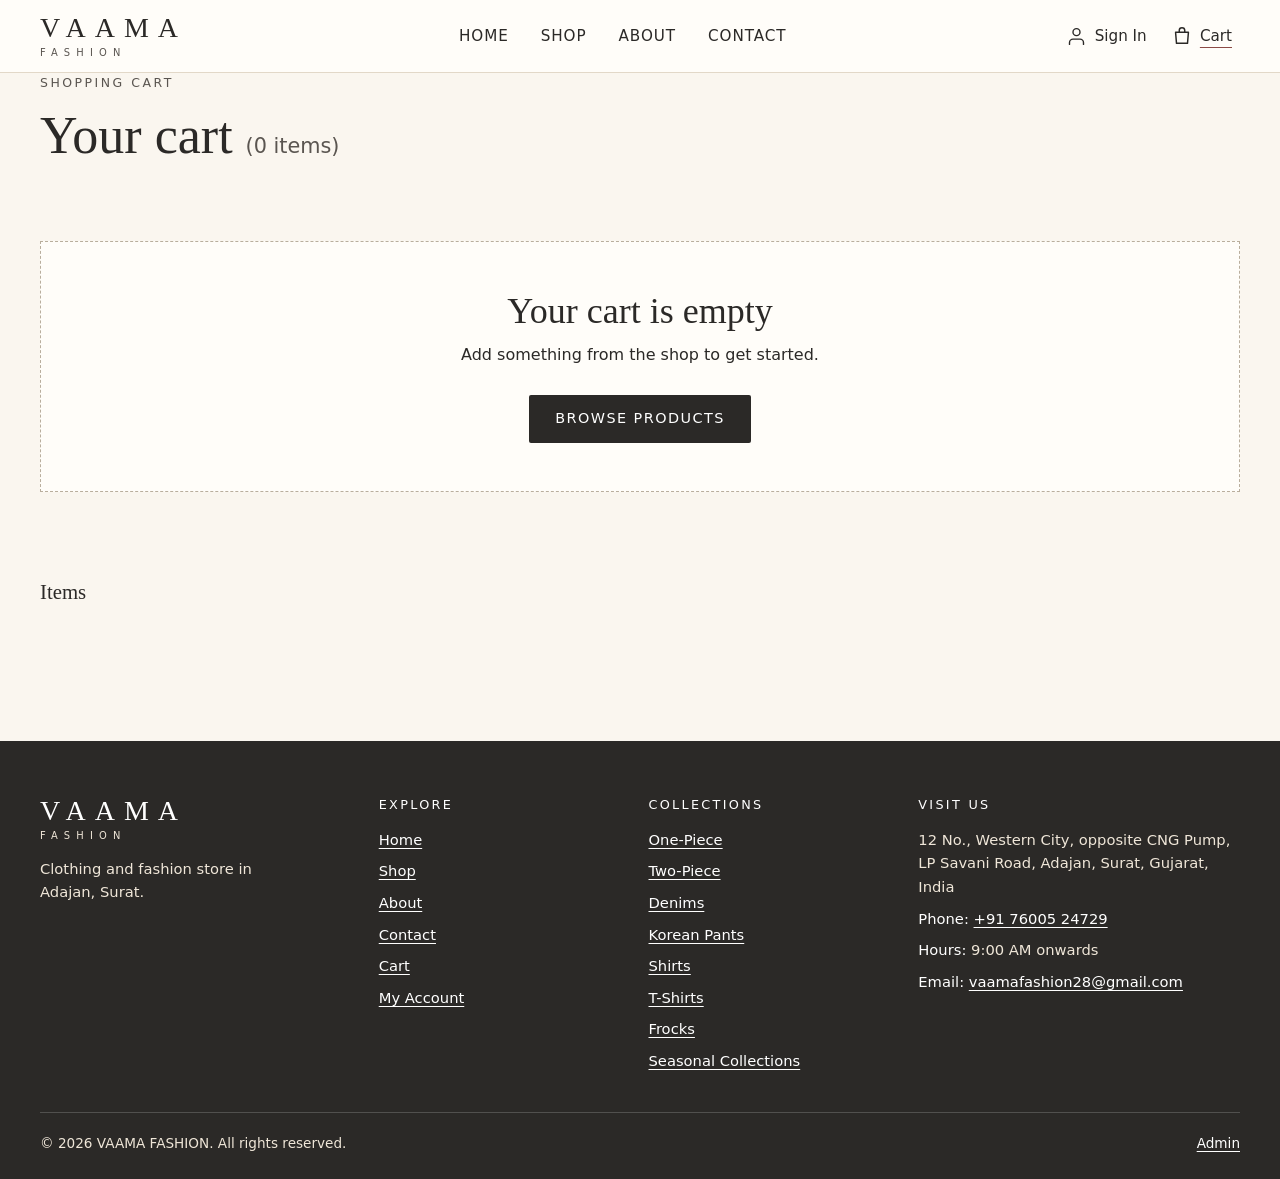
<file: cart.html>
<!DOCTYPE html>
<html lang="en">
<head>
  <meta charset="UTF-8">
  <meta name="viewport" content="width=device-width, initial-scale=1">
  <title>Cart – VAAMA FASHION</title>
  <link rel="stylesheet" href="css/style.css">
  <link rel="stylesheet" href="css/cart.css">
  <link rel="stylesheet" href="css/checkout.css">
  <link rel="stylesheet" href="css/responsive.css">
</head>
<body data-page="cart">
  <div id="site-header"></div>

  <main id="main">
    <div class="page-head">
      <div class="container">
        <p class="eyebrow">Shopping Cart</p>
        <h1>Your cart <span id="cart-count-label" style="font-size:1.3rem;font-family:var(--font-sans);font-weight:400;color:var(--ink-soft)"></span></h1>
      </div>
    </div>

    <!-- Empty state -->
    <div class="container" id="cart-empty" style="padding:3rem 0" hidden>
      <div class="empty-state">
        <h2>Your cart is empty</h2>
        <p>Add something from the shop to get started.</p>
        <a class="btn btn--dark" href="shop.html" style="margin-top:.75rem">Browse products</a>
      </div>
    </div>

    <!-- Cart with items -->
    <div class="container cart-layout">
      <!-- Left: item list -->
      <div>
        <div class="cart-list-head">
          <h2>Items</h2>
        </div>
        <div id="cart-items"></div>
      </div>

      <!-- Right: summary + WhatsApp -->
      <div id="cart-summary" hidden></div>
    </div>
  </main>

  <div id="site-footer"></div>

  <script src="js/config.js"></script>
  <script src="js/products.js"></script>
  <script src="js/storage.js"></script>
  <script src="js/common.js"></script>
  <script src="js/whatsapp.js"></script>
  <script src="js/cart.js"></script>
</body>
</html>
</file>
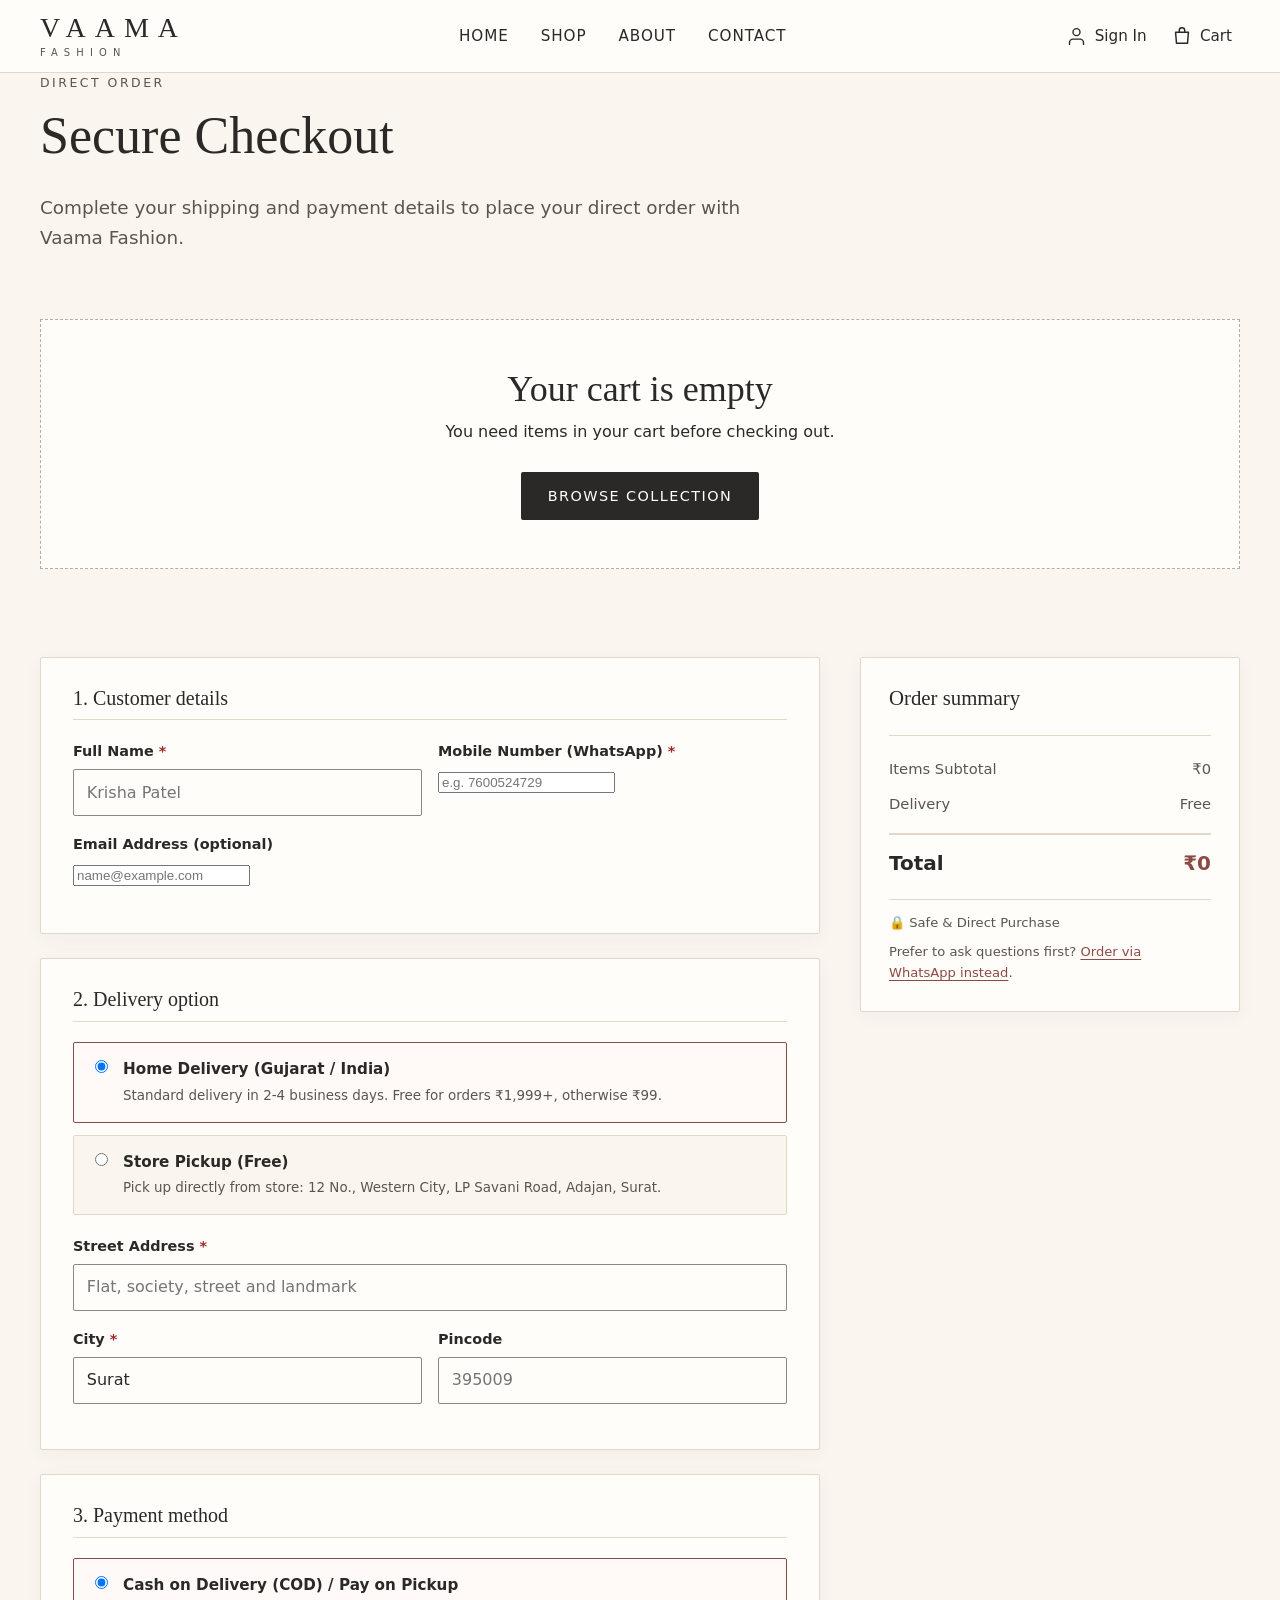
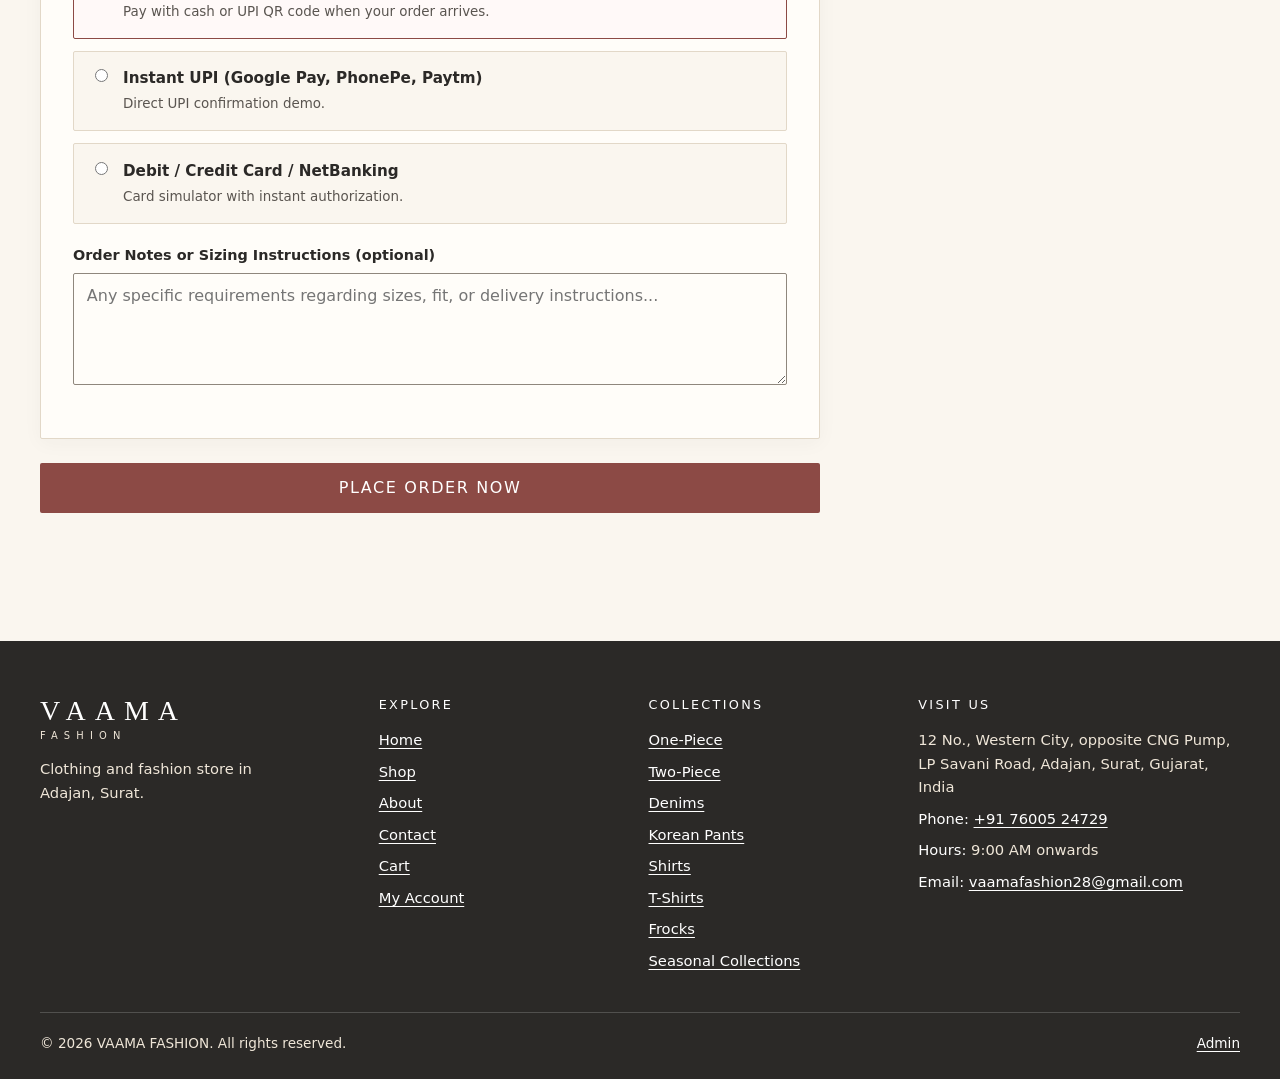
<file: checkout.html>
<!DOCTYPE html>
<html lang="en">
<head>
  <meta charset="UTF-8">
  <meta name="viewport" content="width=device-width, initial-scale=1">
  <title>Checkout – VAAMA FASHION</title>
  <link rel="stylesheet" href="css/style.css">
  <link rel="stylesheet" href="css/checkout.css">
  <link rel="stylesheet" href="css/responsive.css">
</head>
<body data-page="checkout">
  <div id="site-header"></div>

  <main id="main">
    <div class="page-head">
      <div class="container">
        <p class="eyebrow">Direct Order</p>
        <h1>Secure Checkout</h1>
        <p class="lead">Complete your shipping and payment details to place your direct order with Vaama Fashion.</p>
      </div>
    </div>

    <!-- Empty cart message -->
    <div class="container" id="checkout-empty" style="padding:3rem 0" hidden>
      <div class="empty-state">
        <h2>Your cart is empty</h2>
        <p>You need items in your cart before checking out.</p>
        <a class="btn btn--dark" href="shop.html" style="margin-top:.75rem">Browse collection</a>
      </div>
    </div>

    <!-- Success Screen (hidden until placed) -->
    <div class="container" id="checkout-success" hidden>
      <div class="order-success-screen">
        <div class="order-success-icon" aria-hidden="true">
          <svg class="icon" width="36" height="36" viewBox="0 0 24 24" fill="none" stroke="currentColor" stroke-width="2.2" stroke-linecap="round" stroke-linejoin="round"><polyline points="20 6 9 17 4 12"/></svg>
        </div>
        <p class="eyebrow" style="color:var(--sage)">Order Successfully Placed</p>
        <h2>Thank you for your purchase!</h2>
        <p class="lead" style="margin-inline:auto;margin-bottom:1rem">Your order has been recorded directly. We have sent a confirmation to your registered contact number.</p>
        
        <div class="order-badge-pill" id="success-order-number">VF-ORD-XXXX</div>
        
        <div style="background:var(--cream);border:1px solid var(--line);padding:1.25rem;border-radius:var(--radius);text-align:left;max-width:480px;margin:0 auto 1.75rem">
          <p style="margin:0 0 .5rem"><strong>Customer:</strong> <span id="success-customer-name"></span></p>
          <p style="margin:0 0 .5rem"><strong>Delivery:</strong> <span id="success-delivery-method"></span></p>
          <p style="margin:0 0 .5rem"><strong>Total Paid / Due:</strong> <strong id="success-order-total" style="color:var(--rose)"></strong></p>
          <p style="margin:0;font-size:.85rem;color:var(--ink-soft)" id="success-payment-note"></p>
        </div>

        <div style="display:flex;justify-content:center;flex-wrap:wrap;gap:1rem">
          <a class="btn btn--primary" href="shop.html">Continue Shopping</a>
          <a class="btn btn--outline" href="login.html">View My Orders</a>
        </div>
      </div>
    </div>

    <!-- Checkout Main Form + Summary Layout -->
    <div class="container checkout-layout" id="checkout-form-container">
      <div>
        <form id="checkout-form" novalidate>

          <!-- 1. Customer Information -->
          <div class="checkout-card">
            <h2>1. Customer details</h2>
            <div id="checkout-user-hint" style="margin-bottom:1rem;font-size:.88rem;color:var(--ink-soft)"></div>
            <div class="checkout-grid-2">
              <div class="field">
                <label for="co-name">Full Name <span style="color:var(--danger)">*</span></label>
                <input type="text" id="co-name" placeholder="Krisha Patel" required>
              </div>
              <div class="field">
                <label for="co-phone">Mobile Number (WhatsApp) <span style="color:var(--danger)">*</span></label>
                <input type="tel" id="co-phone" placeholder="e.g. 7600524729" maxlength="15" required>
              </div>
            </div>
            <div class="field">
              <label for="co-email">Email Address (optional)</label>
              <input type="email" id="co-email" placeholder="name@example.com">
            </div>
          </div>

          <!-- 2. Delivery Method -->
          <div class="checkout-card">
            <h2>2. Delivery option</h2>
            <div class="delivery-options">
              <label class="choice-box is-selected" id="choice-shipping">
                <input type="radio" name="deliveryMethod" value="shipping" checked>
                <div>
                  <strong>Home Delivery (Gujarat / India)</strong>
                  <span>Standard delivery in 2-4 business days. Free for orders ₹1,999+, otherwise ₹99.</span>
                </div>
              </label>
              <label class="choice-box" id="choice-pickup">
                <input type="radio" name="deliveryMethod" value="pickup">
                <div>
                  <strong>Store Pickup (Free)</strong>
                  <span>Pick up directly from store: 12 No., Western City, LP Savani Road, Adajan, Surat.</span>
                </div>
              </label>
            </div>

            <!-- Shipping address fields -->
            <div id="shipping-address-wrap">
              <div class="field">
                <label for="co-address">Street Address <span style="color:var(--danger)">*</span></label>
                <input type="text" id="co-address" placeholder="Flat, society, street and landmark">
              </div>
              <div class="checkout-grid-2">
                <div class="field">
                  <label for="co-city">City <span style="color:var(--danger)">*</span></label>
                  <input type="text" id="co-city" value="Surat" placeholder="Surat">
                </div>
                <div class="field">
                  <label for="co-pincode">Pincode</label>
                  <input type="text" id="co-pincode" placeholder="395009" maxlength="6">
                </div>
              </div>
            </div>
          </div>

          <!-- 3. Payment Method -->
          <div class="checkout-card">
            <h2>3. Payment method</h2>
            <div class="payment-options">
              <label class="choice-box is-selected">
                <input type="radio" name="paymentMethod" value="cod" checked>
                <div>
                  <strong>Cash on Delivery (COD) / Pay on Pickup</strong>
                  <span>Pay with cash or UPI QR code when your order arrives.</span>
                </div>
              </label>
              <label class="choice-box">
                <input type="radio" name="paymentMethod" value="upi">
                <div>
                  <strong>Instant UPI (Google Pay, PhonePe, Paytm)</strong>
                  <span>Direct UPI confirmation demo.</span>
                </div>
              </label>
              <label class="choice-box">
                <input type="radio" name="paymentMethod" value="card">
                <div>
                  <strong>Debit / Credit Card / NetBanking</strong>
                  <span>Card simulator with instant authorization.</span>
                </div>
              </label>
            </div>

            <div class="field" style="margin-top:1rem">
              <label for="co-notes">Order Notes or Sizing Instructions (optional)</label>
              <textarea id="co-notes" rows="2" placeholder="Any specific requirements regarding sizes, fit, or delivery instructions..."></textarea>
            </div>
          </div>

          <p class="field-error" id="checkout-error" aria-live="polite" style="margin-bottom:1rem;font-size:.95rem"></p>

          <button class="btn btn--primary" id="btn-submit-order" type="submit" style="width:100%;font-size:1rem;min-height:48px">
            Place Order Now
          </button>
        </form>
      </div>

      <!-- Right: Summary Sidebar -->
      <aside class="checkout-summary">
        <h2>Order summary</h2>
        <ul class="checkout-summary-items" id="co-items-list"></ul>

        <div class="checkout-summary-row">
          <span>Items Subtotal</span>
          <span id="co-subtotal">₹0</span>
        </div>
        <div class="checkout-summary-row">
          <span>Delivery</span>
          <span id="co-shipping-fee">Free</span>
        </div>
        <div class="checkout-summary-total">
          <span>Total</span>
          <span id="co-total" style="color:var(--rose)">₹0</span>
        </div>

        <div style="margin-top:1.25rem;font-size:.82rem;color:var(--ink-soft);border-top:1px solid var(--line);padding-top:.75rem">
          <p style="margin:0 0 .5rem">🔒 Safe & Direct Purchase</p>
          <p style="margin:0">Prefer to ask questions first? <a href="cart.html">Order via WhatsApp instead</a>.</p>
        </div>
      </aside>
    </div>
  </main>

  <div id="site-footer"></div>

  <script src="js/config.js"></script>
  <script src="js/products.js"></script>
  <script src="js/storage.js"></script>
  <script src="js/common.js"></script>
  <script src="js/whatsapp.js"></script>
  <script src="js/checkout.js"></script>
</body>
</html>
</file>
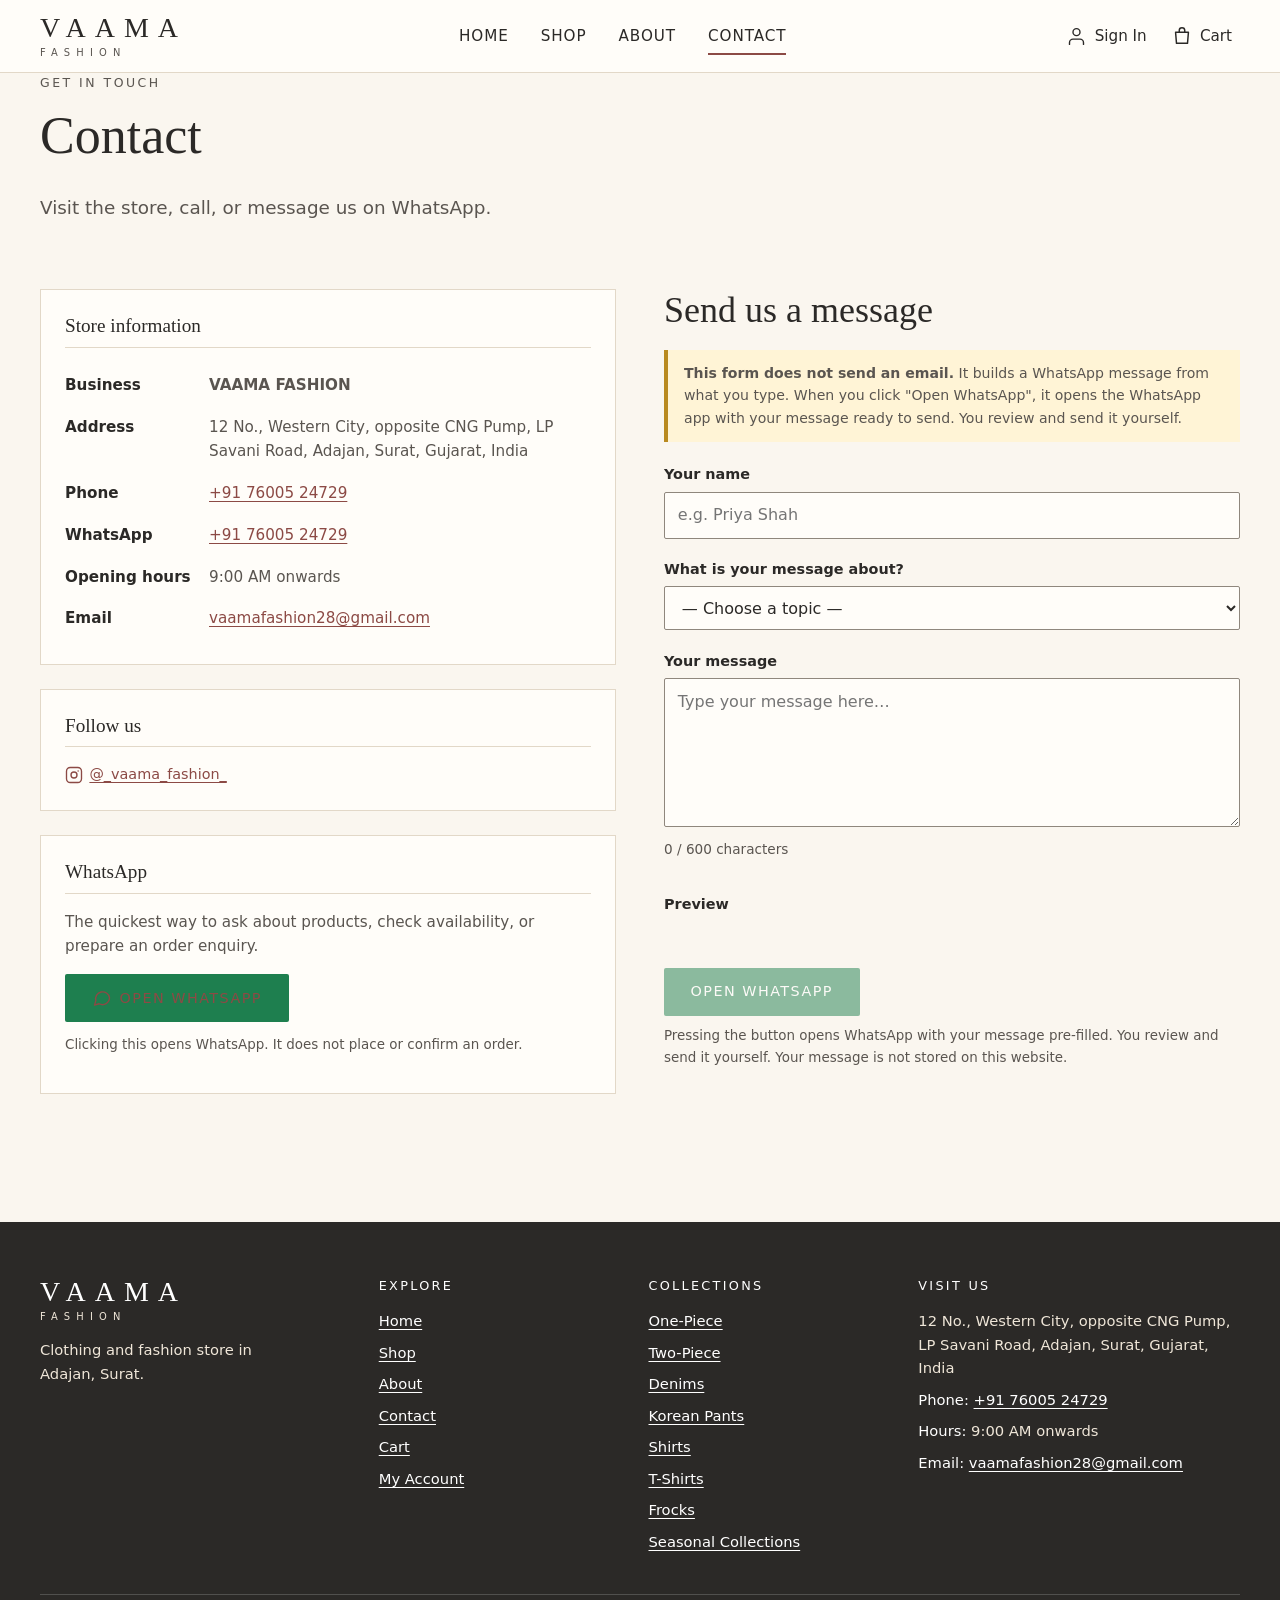
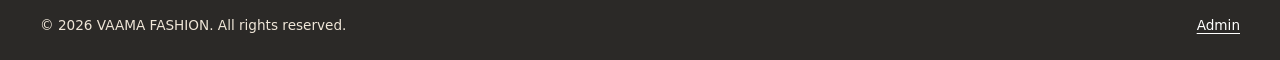
<file: contact.html>
<!DOCTYPE html>
<html lang="en">
<head>
  <meta charset="UTF-8">
  <meta name="viewport" content="width=device-width, initial-scale=1">
  <title>Contact – VAAMA FASHION</title>
  <link rel="stylesheet" href="css/style.css">
  <link rel="stylesheet" href="css/contact.css">
  <link rel="stylesheet" href="css/responsive.css">
</head>
<body data-page="contact">
  <div id="site-header"></div>

  <main id="main">
    <div class="page-head">
      <div class="container">
        <p class="eyebrow">Get in touch</p>
        <h1>Contact</h1>
        <p class="lead">Visit the store, call, or message us on WhatsApp.</p>
      </div>
    </div>

    <div class="container contact-grid">

      <!-- Left: store details -->
      <div class="contact-details">

        <div class="contact-block">
          <h2>Store information</h2>
          <table>
            <tbody>
              <tr>
                <td>Business</td>
                <td><strong>VAAMA FASHION</strong></td>
              </tr>
              <tr>
                <td>Address</td>
                <td id="ct-address"></td>
              </tr>
              <tr>
                <td>Phone</td>
                <td id="ct-phone"></td>
              </tr>
              <tr>
                <td>WhatsApp</td>
                <td id="ct-whatsapp-num"></td>
              </tr>
              <tr>
                <td>Opening hours</td>
                <td id="ct-hours"></td>
              </tr>
              <tr>
                <td>Email</td>
                <td id="ct-email"></td>
              </tr>
            </tbody>
          </table>
        </div>

        <div class="contact-block">
          <h2>Follow us</h2>
          <div class="social-links" id="ct-social"></div>
        </div>

        <div class="contact-block">
          <h2>WhatsApp</h2>
          <p style="font-size:.95rem;color:var(--ink-soft);margin-bottom:1rem">
            The quickest way to ask about products, check availability, or prepare an order enquiry.
          </p>
          <div id="ct-wa-btn"></div>
          <p style="font-size:.84rem;color:var(--ink-soft);margin-top:.75rem">
            Clicking this opens WhatsApp. It does not place or confirm an order.
          </p>
        </div>

      </div>

      <!-- Right: WhatsApp enquiry builder -->
      <div class="enquiry-form">
        <h2>Send us a message</h2>
        <p class="enquiry-note">
          <strong>This form does not send an email.</strong>
          It builds a WhatsApp message from what you type. When you click "Open WhatsApp",
          it opens the WhatsApp app with your message ready to send. You review and send it yourself.
        </p>

        <div class="field">
          <label for="eq-name">Your name</label>
          <input type="text" id="eq-name" maxlength="80" autocomplete="name" placeholder="e.g. Priya Shah">
        </div>

        <div class="field">
          <label for="eq-subject">What is your message about?</label>
          <select id="eq-subject">
            <option value="">— Choose a topic —</option>
            <option value="Product availability">Product availability</option>
            <option value="Size query">Size query</option>
            <option value="Order enquiry">Order enquiry</option>
            <option value="Visit / opening hours">Visit / opening hours</option>
            <option value="Other">Other</option>
          </select>
        </div>

        <div class="field">
          <label for="eq-message">Your message</label>
          <textarea id="eq-message" maxlength="600" rows="5" placeholder="Type your message here…"></textarea>
          <p class="field-hint"><span id="eq-char-count">0</span> / 600 characters</p>
        </div>

        <div>
          <p style="font-weight:600;font-size:.9rem;margin-bottom:.5rem">Preview</p>
          <pre id="enquiry-preview"></pre>
        </div>

        <p class="field-error" id="eq-error" aria-live="polite" style="min-height:1.4rem"></p>

        <div id="eq-wa-btn"></div>

        <p style="font-size:.84rem;color:var(--ink-soft);margin-top:.5rem">
          Pressing the button opens WhatsApp with your message pre-filled.
          You review and send it yourself. Your message is not stored on this website.
        </p>
      </div>
    </div>
  </main>

  <div id="site-footer"></div>

  <script src="js/config.js"></script>
  <script src="js/products.js"></script>
  <script src="js/storage.js"></script>
  <script src="js/common.js"></script>
  <script src="js/whatsapp.js"></script>
  <script>
    VF.onReady(function () {
      var esc = VF.util.escapeHtml;
      var B   = VF.CONFIG.business;

      /* ----- store info table ----- */
      function fillCell(id, value, label, linkType) {
        var el = document.getElementById(id);
        if (!el) return;
        if (!VF.util.isFilled(value)) {
          el.innerHTML = VF.util.placeholderTag(label);
          return;
        }
        var shown = esc(value);
        if (linkType === "tel")  shown = '<a href="tel:' + esc(value.replace(/[^\d+]/g, "")) + '">' + shown + "</a>";
        if (linkType === "mail") shown = '<a href="mailto:' + esc(value) + '">' + shown + "</a>";
        el.innerHTML = shown;
      }

      // Address
      var addrEl = document.getElementById("ct-address");
      if (addrEl) addrEl.textContent = B.address;

      fillCell("ct-phone", B.phone, "Phone number", "tel");
      fillCell("ct-hours", B.openingHours, "Opening hours");
      fillCell("ct-email", B.email, "Email address", "mail");

      // WhatsApp number in info table
      var waNum   = VF.util.whatsappNumber();
      var ctWaNum = document.getElementById("ct-whatsapp-num");
      if (ctWaNum) {
        ctWaNum.innerHTML = waNum
          ? '<a href="https://wa.me/' + esc(waNum) + '" target="_blank" rel="noopener noreferrer">' +
            esc(B.phone || ("+" + waNum)) + "</a>"
          : VF.util.placeholderTag("WhatsApp number");
      }

      /* ----- social links ----- */
      var social  = B.social || {};
      var sl      = document.getElementById("ct-social");
      if (sl) {
        var links = [];

        if (VF.util.isFilled(social.instagram)) {
          // Extract handle from URL or use the URL directly if it is already a handle.
          var igUrl    = social.instagram;
          var igHandle = "@_vaama_fashion_";  // display handle
          links.push(
            '<a class="social-link" href="' + esc(igUrl) + '" target="_blank" rel="noopener noreferrer">' +
            '<svg width="18" height="18" viewBox="0 0 24 24" fill="none" stroke="currentColor" ' +
            'stroke-width="1.8" stroke-linecap="round" stroke-linejoin="round" aria-hidden="true">' +
            '<rect x="2" y="2" width="20" height="20" rx="5" ry="5"/>' +
            '<circle cx="12" cy="12" r="4"/>' +
            '<circle cx="17.5" cy="6.5" r="1" fill="currentColor" stroke="none"/></svg> ' +
            esc(igHandle) + "</a>"
          );
        }

        if (VF.util.isFilled(social.facebook)) {
          links.push(
            '<a class="social-link" href="' + esc(social.facebook) + '" target="_blank" rel="noopener noreferrer">' +
            '<svg width="18" height="18" viewBox="0 0 24 24" fill="none" stroke="currentColor" ' +
            'stroke-width="1.8" stroke-linecap="round" stroke-linejoin="round" aria-hidden="true">' +
            '<path d="M18 2h-3a5 5 0 0 0-5 5v3H7v4h3v8h4v-8h3l1-4h-4V7a1 1 0 0 1 1-1h3z"/></svg> ' +
            "Facebook</a>"
          );
        }

        if (links.length) {
          sl.innerHTML = links.join("");
        } else {
          sl.innerHTML = '<span class="placeholder-tag">Social media links – to be confirmed</span>';
        }
      }

      // WhatsApp button in details column
      var ctWaBtn = document.getElementById("ct-wa-btn");
      if (ctWaBtn) {
        ctWaBtn.innerHTML = VF.whatsapp.buttonHtml(
          "Hello VAAMA FASHION, I would like to get in touch.",
          "Open WhatsApp"
        );
      }

      /* ----- enquiry builder ----- */
      var nameEl    = document.getElementById("eq-name");
      var subjEl    = document.getElementById("eq-subject");
      var msgEl     = document.getElementById("eq-message");
      var preview   = document.getElementById("enquiry-preview");
      var charCount = document.getElementById("eq-char-count");
      var errEl     = document.getElementById("eq-error");
      var btnWrap   = document.getElementById("eq-wa-btn");

      function buildMessage() {
        var name = (nameEl  ? nameEl.value  : "").trim();
        var subj = (subjEl  ? subjEl.value  : "").trim();
        var msg  = (msgEl   ? msgEl.value   : "").trim();
        var parts = ["Hello VAAMA FASHION,"];
        if (name) parts.push("My name is " + name + ".");
        if (subj) parts.push("Topic: " + subj + ".");
        if (msg)  parts.push("\n" + msg);
        return parts.join("\n");
      }

      function validate() {
        var subj = (subjEl ? subjEl.value : "").trim();
        var msg  = (msgEl  ? msgEl.value  : "").trim();
        if (!subj) return "Please choose a topic.";
        if (!msg)  return "Please write a message.";
        return "";
      }

      function update() {
        if (charCount) charCount.textContent = (msgEl ? msgEl.value : "").length;
        var err  = validate();
        var full = buildMessage();

        if (preview) {
          if (!err) { preview.textContent = full; preview.classList.add("has-content"); }
          else      { preview.textContent = "";   preview.classList.remove("has-content"); }
        }

        if (btnWrap) {
          btnWrap.innerHTML = err
            ? '<button class="btn btn--whatsapp" type="button" disabled>Open WhatsApp</button>'
            : VF.whatsapp.buttonHtml(full, "Open WhatsApp");
        }

        if (errEl) errEl.textContent = "";
      }

      if (nameEl) nameEl.addEventListener("input", update);
      if (subjEl) subjEl.addEventListener("change", update);
      if (msgEl) {
        msgEl.addEventListener("input", update);
        msgEl.addEventListener("blur", function () { if (errEl) errEl.textContent = validate(); });
      }

      update();
    });
  </script>
</body>
</html>
</file>
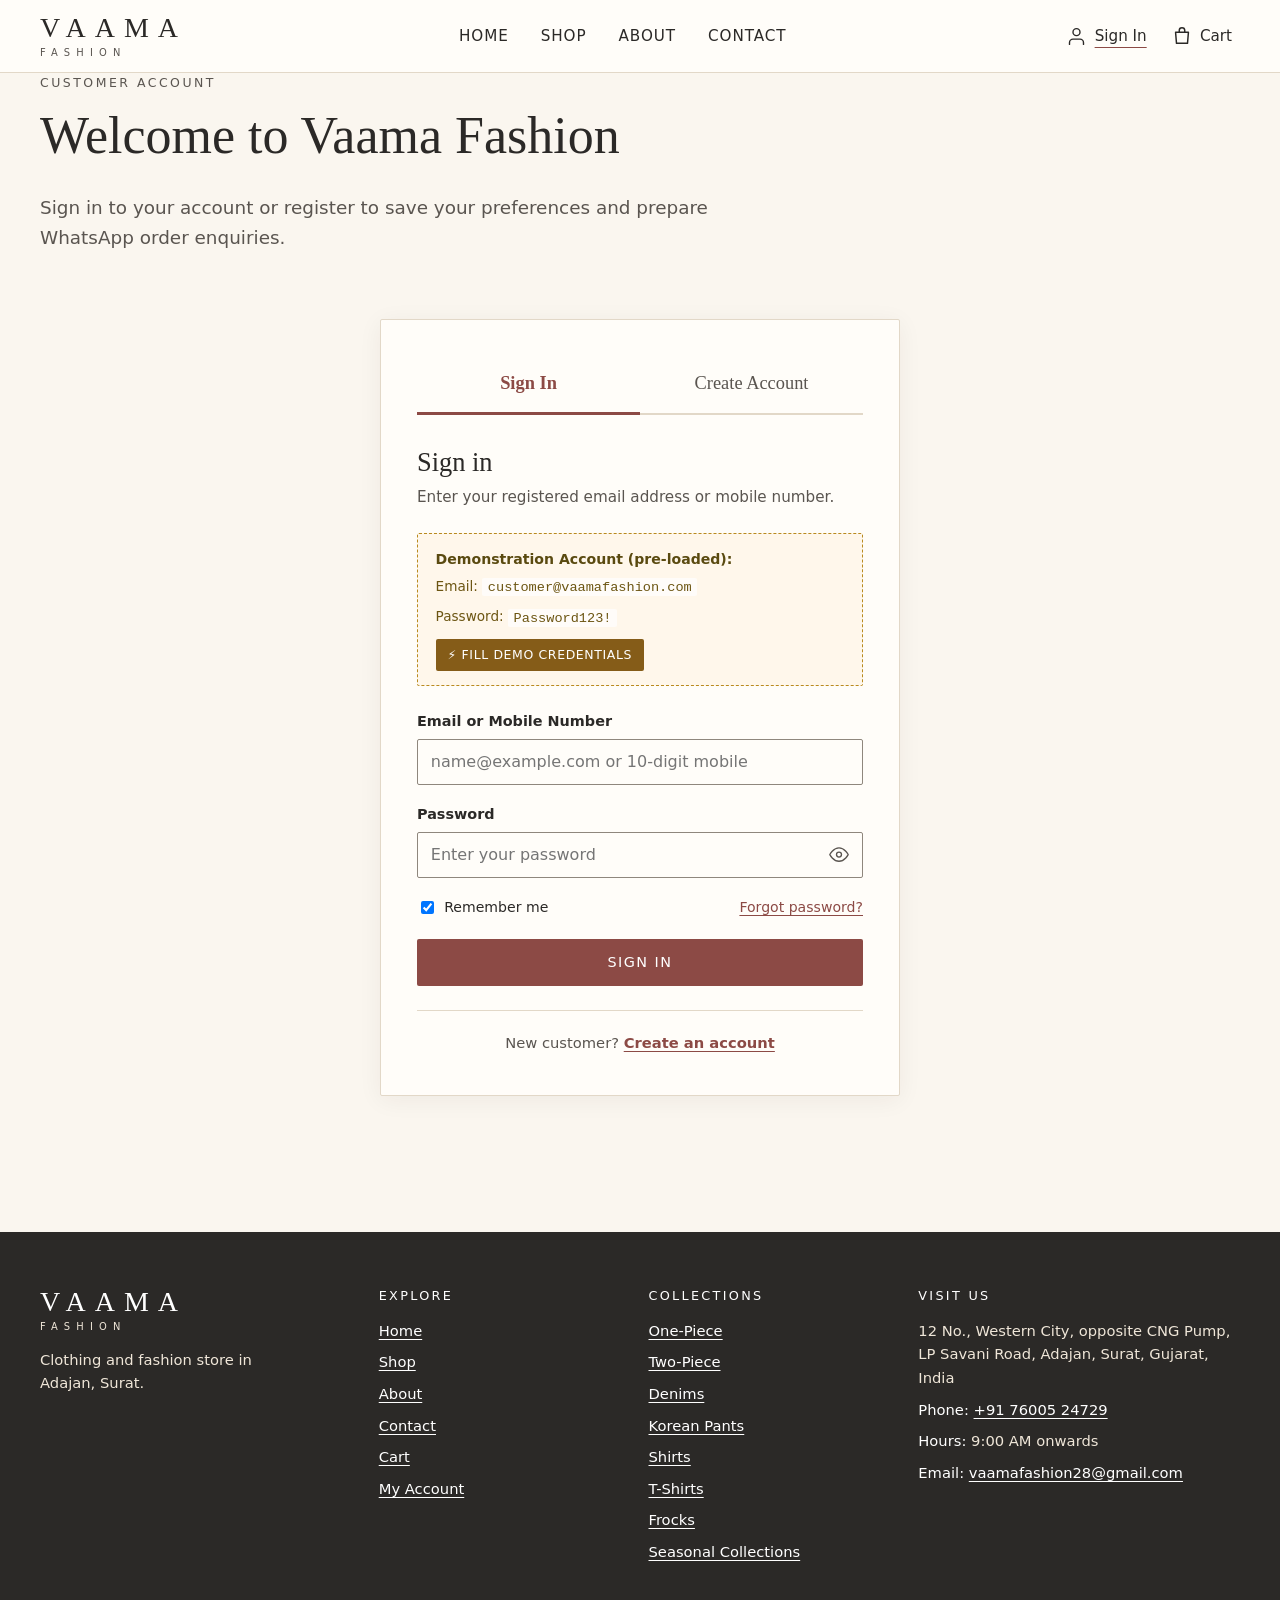
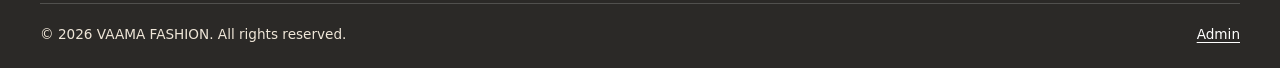
<file: login.html>
<!DOCTYPE html>
<html lang="en">
<head>
  <meta charset="UTF-8">
  <meta name="viewport" content="width=device-width, initial-scale=1">
  <title>Sign In & Register – VAAMA FASHION</title>
  <meta name="description" content="Sign in or create an account at VAAMA FASHION. Manage your profile, view cart enquiries, and explore fashion collections in Adajan, Surat.">
  <link rel="stylesheet" href="css/style.css">
  <link rel="stylesheet" href="css/auth.css">
  <link rel="stylesheet" href="css/responsive.css">
</head>
<body data-page="login">
  <div id="site-header"></div>

  <main id="main">
    <div class="page-head">
      <div class="container">
        <p class="eyebrow">Customer Account</p>
        <h1>Welcome to Vaama Fashion</h1>
        <p class="lead">Sign in to your account or register to save your preferences and prepare WhatsApp order enquiries.</p>
      </div>
    </div>

    <!-- AUTHENTICATION (LOG IN / REGISTER / FORGOT) -->
    <section class="section auth-page" id="auth-card-section">
      <div class="container auth-wrap">
        <div class="auth-card">

          <!-- Switcher tabs -->
          <div class="auth-tabs" role="tablist" aria-label="Sign In or Register">
            <button type="button" class="auth-tab-btn is-active" id="tab-btn-login" role="tab" aria-selected="true" aria-controls="auth-pane-login">Sign In</button>
            <button type="button" class="auth-tab-btn" id="tab-btn-register" role="tab" aria-selected="false" aria-controls="auth-pane-register">Create Account</button>
          </div>

          <!-- SIGN IN PANE -->
          <div class="auth-pane" id="auth-pane-login" role="tabpanel" aria-labelledby="tab-btn-login">
            <div class="auth-form-head">
              <h2>Sign in</h2>
              <p>Enter your registered email address or mobile number.</p>
            </div>

            <!-- Demo helper callout for viva / demo testing -->
            <div class="demo-auth-box">
              <strong>Demonstration Account (pre-loaded):</strong>
              <div class="demo-auth-creds">
                <span>Email: <code>customer@vaamafashion.com</code></span>
                <span>Password: <code>Password123!</code></span>
              </div>
              <button type="button" class="btn btn--quick-fill" id="btn-fill-demo">⚡ Fill Demo Credentials</button>
            </div>

            <div class="auth-alert" id="login-alert" role="alert" aria-live="polite"></div>

            <form id="customer-login-form" novalidate>
              <div class="field">
                <label for="login-user">Email or Mobile Number</label>
                <input type="text" id="login-user" autocomplete="username" placeholder="name@example.com or 10-digit mobile" required>
              </div>

              <div class="field">
                <label for="login-pass">Password</label>
                <div class="password-field-wrap">
                  <input type="password" id="login-pass" autocomplete="current-password" placeholder="Enter your password" required>
                  <button type="button" class="password-toggle-btn" data-pwd-toggle="login-pass" aria-label="Show password">
                    <svg class="icon" width="20" height="20" viewBox="0 0 24 24" fill="none" stroke="currentColor" stroke-width="1.6" stroke-linecap="round" stroke-linejoin="round" aria-hidden="true"><path d="M1 12s4-8 11-8 11 8 11 8-4 8-11 8-11-8-11-8z"/><circle cx="12" cy="12" r="3"/></svg>
                  </button>
                </div>
              </div>

              <div class="auth-row-between">
                <label for="login-remember">
                  <input type="checkbox" id="login-remember" checked>
                  <span>Remember me</span>
                </label>
                <a href="#forgot" id="link-go-forgot">Forgot password?</a>
              </div>

              <button class="btn btn--primary" type="submit" style="width:100%">Sign In</button>
            </form>

            <div class="auth-switch-link">
              <span>New customer?</span> <a href="#register" id="link-go-register">Create an account</a>
            </div>
          </div>

          <!-- CREATE ACCOUNT PANE -->
          <div class="auth-pane" id="auth-pane-register" role="tabpanel" aria-labelledby="tab-btn-register" hidden>
            <div class="auth-form-head">
              <h2>Create an account</h2>
              <p>Join Vaama Fashion for an effortless shopping experience.</p>
            </div>

            <div class="auth-alert" id="register-alert" role="alert" aria-live="polite"></div>

            <form id="customer-register-form" novalidate>
              <div class="field">
                <label for="reg-name">Full Name <span style="color:var(--danger)">*</span></label>
                <input type="text" id="reg-name" placeholder="e.g. Krisha Patel" autocomplete="name" required>
              </div>

              <div class="field">
                <label for="reg-email">Email Address <span style="color:var(--danger)">*</span></label>
                <input type="email" id="reg-email" placeholder="name@example.com" autocomplete="email" required>
                <p class="field-hint">Used for order updates and login.</p>
              </div>

              <div class="field">
                <label for="reg-phone">Mobile / WhatsApp Number <span style="color:var(--danger)">*</span></label>
                <input type="tel" id="reg-phone" placeholder="e.g. 7600524729" autocomplete="tel" maxlength="15" required>
                <p class="field-hint">10-digit mobile number for WhatsApp order confirmations.</p>
              </div>

              <div class="field">
                <label for="reg-city">City / Area</label>
                <input type="text" id="reg-city" placeholder="e.g. Adajan, Surat" value="Adajan, Surat">
              </div>

              <div class="field">
                <label for="reg-pass">Create Password <span style="color:var(--danger)">*</span></label>
                <div class="password-field-wrap">
                  <input type="password" id="reg-pass" autocomplete="new-password" placeholder="At least 6 characters" required>
                  <button type="button" class="password-toggle-btn" data-pwd-toggle="reg-pass" aria-label="Show password">
                    <svg class="icon" width="20" height="20" viewBox="0 0 24 24" fill="none" stroke="currentColor" stroke-width="1.6" stroke-linecap="round" stroke-linejoin="round" aria-hidden="true"><path d="M1 12s4-8 11-8 11 8 11 8-4 8-11 8-11-8-11-8z"/><circle cx="12" cy="12" r="3"/></svg>
                  </button>
                </div>
                <div class="pwd-meter-wrap">
                  <div class="pwd-meter-bar" aria-hidden="true">
                    <div class="pwd-meter-segment" id="pwd-seg-1"></div>
                    <div class="pwd-meter-segment" id="pwd-seg-2"></div>
                    <div class="pwd-meter-segment" id="pwd-seg-3"></div>
                    <div class="pwd-meter-segment" id="pwd-seg-4"></div>
                  </div>
                  <div class="pwd-meter-label">
                    <span>Password strength:</span>
                    <strong id="pwd-meter-text">Enter a password</strong>
                  </div>
                </div>
              </div>

              <div class="field">
                <label for="reg-pass-confirm">Confirm Password <span style="color:var(--danger)">*</span></label>
                <div class="password-field-wrap">
                  <input type="password" id="reg-pass-confirm" autocomplete="new-password" placeholder="Re-enter password" required>
                  <button type="button" class="password-toggle-btn" data-pwd-toggle="reg-pass-confirm" aria-label="Show password">
                    <svg class="icon" width="20" height="20" viewBox="0 0 24 24" fill="none" stroke="currentColor" stroke-width="1.6" stroke-linecap="round" stroke-linejoin="round" aria-hidden="true"><path d="M1 12s4-8 11-8 11 8 11 8-4 8-11 8-11-8-11-8z"/><circle cx="12" cy="12" r="3"/></svg>
                  </button>
                </div>
              </div>

              <!-- Style preferences -->
              <div class="field">
                <span class="label">Interested Collections (optional)</span>
                <div class="pref-chips" id="reg-pref-chips">
                  <label class="pref-chip"><input type="checkbox" value="One-Piece"><span>One-Piece</span></label>
                  <label class="pref-chip"><input type="checkbox" value="Two-Piece"><span>Two-Piece</span></label>
                  <label class="pref-chip"><input type="checkbox" value="Denims"><span>Denims</span></label>
                  <label class="pref-chip"><input type="checkbox" value="Korean Pants"><span>Korean Pants</span></label>
                  <label class="pref-chip"><input type="checkbox" value="Shirts"><span>Shirts</span></label>
                  <label class="pref-chip"><input type="checkbox" value="Seasonal"><span>Seasonal</span></label>
                </div>
              </div>

              <div class="field" style="margin-top:1.25rem">
                <label for="reg-terms" style="display:flex;align-items:flex-start;gap:.55rem;font-weight:400;font-size:.9rem">
                  <input type="checkbox" id="reg-terms" required style="margin-top:.25rem">
                  <span>I agree to the <a href="about.html" target="_blank">Store Policies</a> and consent to receiving order updates on WhatsApp.</span>
                </label>
              </div>

              <button class="btn btn--primary" type="submit" style="width:100%;margin-top:.5rem">Create Account</button>
            </form>

            <div class="auth-switch-link">
              <span>Already have an account?</span> <a href="#login" id="link-go-login">Sign In</a>
            </div>
          </div>

          <!-- FORGOT PASSWORD PANE -->
          <div class="auth-pane" id="auth-pane-forgot" hidden>
            <div class="auth-form-head">
              <h2>Reset password</h2>
              <p>Enter your registered email address to recover your account.</p>
            </div>

            <div class="auth-alert" id="forgot-alert" role="alert" aria-live="polite"></div>

            <form id="customer-forgot-form" novalidate>
              <div id="forgot-step-1">
                <div class="field">
                  <label for="forgot-email">Registered Email Address</label>
                  <input type="email" id="forgot-email" placeholder="customer@vaamafashion.com" required>
                </div>
                <button class="btn btn--primary" type="submit" style="width:100%">Verify Email</button>
              </div>

              <div id="forgot-step-2" hidden>
                <div class="field">
                  <label for="forgot-code">Verification Code (Demo: 123456)</label>
                  <input type="text" id="forgot-code" placeholder="123456" maxlength="6" required>
                </div>
                <div class="field">
                  <label for="forgot-new-pass">New Password</label>
                  <input type="password" id="forgot-new-pass" placeholder="Minimum 6 characters" required>
                </div>
                <div class="field">
                  <label for="forgot-new-pass-confirm">Confirm New Password</label>
                  <input type="password" id="forgot-new-pass-confirm" placeholder="Re-enter new password" required>
                </div>
                <button class="btn btn--primary" type="submit" style="width:100%">Update Password</button>
              </div>
            </form>

            <div class="auth-switch-link">
              <a href="#login" id="link-back-login">← Back to Sign In</a>
            </div>
          </div>

        </div>
      </div>
    </section>

    <!-- CUSTOMER DASHBOARD (WHEN LOGGED IN) -->
    <section class="section auth-page" id="dashboard-card-section" hidden>
      <div class="container auth-wrap--wide">
        <div class="dashboard-grid">

          <!-- Sidebar -->
          <aside class="dashboard-sidebar">
            <div class="user-avatar" id="dash-user-initials" aria-hidden="true">KP</div>
            <h2 class="user-fullname" id="dash-user-name">Krisha Patel</h2>
            <p class="user-email-text" id="dash-user-email">customer@vaamafashion.com</p>
            <span class="user-status-pill">Verified Customer</span>

            <ul class="dash-nav" role="tablist">
              <li>
                <button type="button" class="is-active" data-dash-panel="profile">
                  <svg class="icon" width="18" height="18" viewBox="0 0 24 24" fill="none" stroke="currentColor" stroke-width="1.8" stroke-linecap="round" stroke-linejoin="round" aria-hidden="true"><path d="M20 21v-2a4 4 0 0 0-4-4H8a4 4 0 0 0-4 4v2"/><circle cx="12" cy="7" r="4"/></svg>
                  <span>Profile Details</span>
                </button>
              </li>
              <li>
                <button type="button" data-dash-panel="cart">
                  <svg class="icon" width="18" height="18" viewBox="0 0 24 24" fill="none" stroke="currentColor" stroke-width="1.8" stroke-linecap="round" stroke-linejoin="round" aria-hidden="true"><path d="M5 8h14l-1 12H6L5 8z"/><path d="M9 8V6a3 3 0 0 1 6 0v2"/></svg>
                  <span>Cart & Enquiries</span>
                </button>
              </li>
              <li>
                <button type="button" data-dash-panel="security">
                  <svg class="icon" width="18" height="18" viewBox="0 0 24 24" fill="none" stroke="currentColor" stroke-width="1.8" stroke-linecap="round" stroke-linejoin="round" aria-hidden="true"><rect x="3" y="11" width="18" height="11" rx="2" ry="2"/><path d="M7 11V7a5 5 0 0 1 10 0v4"/></svg>
                  <span>Security</span>
                </button>
              </li>
            </ul>

            <button type="button" class="btn btn--logout" id="btn-logout">Log Out</button>
          </aside>

          <!-- Content Panels -->
          <div class="dashboard-content">

            <!-- PANEL 1: PROFILE DETAILS -->
            <div class="dash-panel is-active" id="dash-panel-profile">
              <div class="dash-panel-head">
                <h2>Account details</h2>
                <button type="button" class="btn btn--outline btn--small" id="btn-toggle-edit-profile">Edit Profile</button>
              </div>

              <!-- View mode -->
              <div id="profile-view-pane">
                <table class="profile-info-table">
                  <tbody>
                    <tr>
                      <th>Full Name</th>
                      <td id="prof-view-name"></td>
                    </tr>
                    <tr>
                      <th>Email Address</th>
                      <td id="prof-view-email"></td>
                    </tr>
                    <tr>
                      <th>Mobile / WhatsApp</th>
                      <td id="prof-view-phone"></td>
                    </tr>
                    <tr>
                      <th>City / Area</th>
                      <td id="prof-view-city"></td>
                    </tr>
                    <tr>
                      <th>Preferences</th>
                      <td id="prof-view-prefs"></td>
                    </tr>
                    <tr>
                      <th>Member Since</th>
                      <td id="prof-view-since"></td>
                    </tr>
                  </tbody>
                </table>

                <div style="background:var(--cream);border:1px solid var(--line);padding:1rem 1.25rem;border-radius:var(--radius);font-size:.9rem">
                  <strong>Need help with an order?</strong>
                  <p style="margin:.3rem 0 0;color:var(--ink-soft)">Message the store in Adajan, Surat directly on WhatsApp with your questions on sizes, fabrics, and availability.</p>
                </div>
              </div>

              <!-- Edit mode -->
              <div id="profile-edit-pane" hidden>
                <div class="auth-alert" id="profile-alert" role="alert" aria-live="polite"></div>
                <form id="profile-edit-form" novalidate>
                  <div class="field">
                    <label for="edit-name">Full Name</label>
                    <input type="text" id="edit-name" required>
                  </div>
                  <div class="field">
                    <label for="edit-phone">Mobile / WhatsApp Number</label>
                    <input type="tel" id="edit-phone" placeholder="10-digit mobile" required>
                  </div>
                  <div class="field">
                    <label for="edit-city">City / Area</label>
                    <input type="text" id="edit-city">
                  </div>
                  <div class="field">
                    <span class="label">Favourite Collections</span>
                    <div class="pref-chips" id="edit-pref-chips">
                      <label class="pref-chip"><input type="checkbox" value="One-Piece"><span>One-Piece</span></label>
                      <label class="pref-chip"><input type="checkbox" value="Two-Piece"><span>Two-Piece</span></label>
                      <label class="pref-chip"><input type="checkbox" value="Denims"><span>Denims</span></label>
                      <label class="pref-chip"><input type="checkbox" value="Korean Pants"><span>Korean Pants</span></label>
                      <label class="pref-chip"><input type="checkbox" value="Shirts"><span>Shirts</span></label>
                      <label class="pref-chip"><input type="checkbox" value="Seasonal"><span>Seasonal</span></label>
                    </div>
                  </div>
                  <div style="display:flex;gap:.75rem;margin-top:1.5rem">
                    <button class="btn btn--primary btn--small" type="submit">Save Changes</button>
                    <button class="btn btn--outline btn--small" type="button" id="btn-cancel-profile-edit">Cancel</button>
                  </div>
                </form>
              </div>
            </div>

            <!-- PANEL 2: CART & ENQUIRIES -->
            <div class="dash-panel" id="dash-panel-cart">
              <div class="dash-panel-head">
                <h2>Cart & order enquiries</h2>
                <a href="shop.html" class="btn btn--outline btn--small">Browse Collections</a>
              </div>

              <div id="dash-cart-summary-wrap"></div>

              <div style="background:var(--sand);border:1px solid var(--line);padding:1.25rem;border-radius:var(--radius);font-size:.9rem;margin-top:1.5rem">
                <h3 style="font-size:1.05rem;margin-bottom:.4rem">How Ordering Works at Vaama Fashion</h3>
                <ol style="padding-left:1.25rem;margin:0;line-height:1.6;color:var(--ink-soft)">
                  <li>Browse styles online and add desired sizes and quantities to your cart.</li>
                  <li>Click <strong>Send Order on WhatsApp</strong> on the Cart page.</li>
                  <li>The shop staff in Adajan, Surat confirms size availability and pickup/delivery terms.</li>
                  <li>Payment and final order confirmation occur directly with the store.</li>
                </ol>
              </div>
            </div>

            <!-- PANEL 3: SECURITY & PASSWORD -->
            <div class="dash-panel" id="dash-panel-security">
              <div class="dash-panel-head">
                <h2>Security settings</h2>
              </div>

              <div class="auth-alert" id="security-alert" role="alert" aria-live="polite"></div>

              <form id="password-change-form" novalidate style="max-width:440px">
                <div class="field">
                  <label for="sec-current-pass">Current Password</label>
                  <input type="password" id="sec-current-pass" autocomplete="current-password" required>
                </div>
                <div class="field">
                  <label for="sec-new-pass">New Password</label>
                  <input type="password" id="sec-new-pass" autocomplete="new-password" placeholder="At least 6 characters" required>
                </div>
                <div class="field">
                  <label for="sec-confirm-pass">Confirm New Password</label>
                  <input type="password" id="sec-confirm-pass" autocomplete="new-password" required>
                </div>
                <button class="btn btn--primary btn--small" type="submit" style="margin-top:.75rem">Update Password</button>
              </form>
            </div>

          </div>
        </div>
      </div>
    </section>
  </main>

  <div id="site-footer"></div>

  <script src="js/config.js"></script>
  <script src="js/products.js"></script>
  <script src="js/storage.js"></script>
  <script src="js/common.js"></script>
  <script src="js/whatsapp.js"></script>
  <script src="js/auth.js"></script>
</body>
</html>
</file>
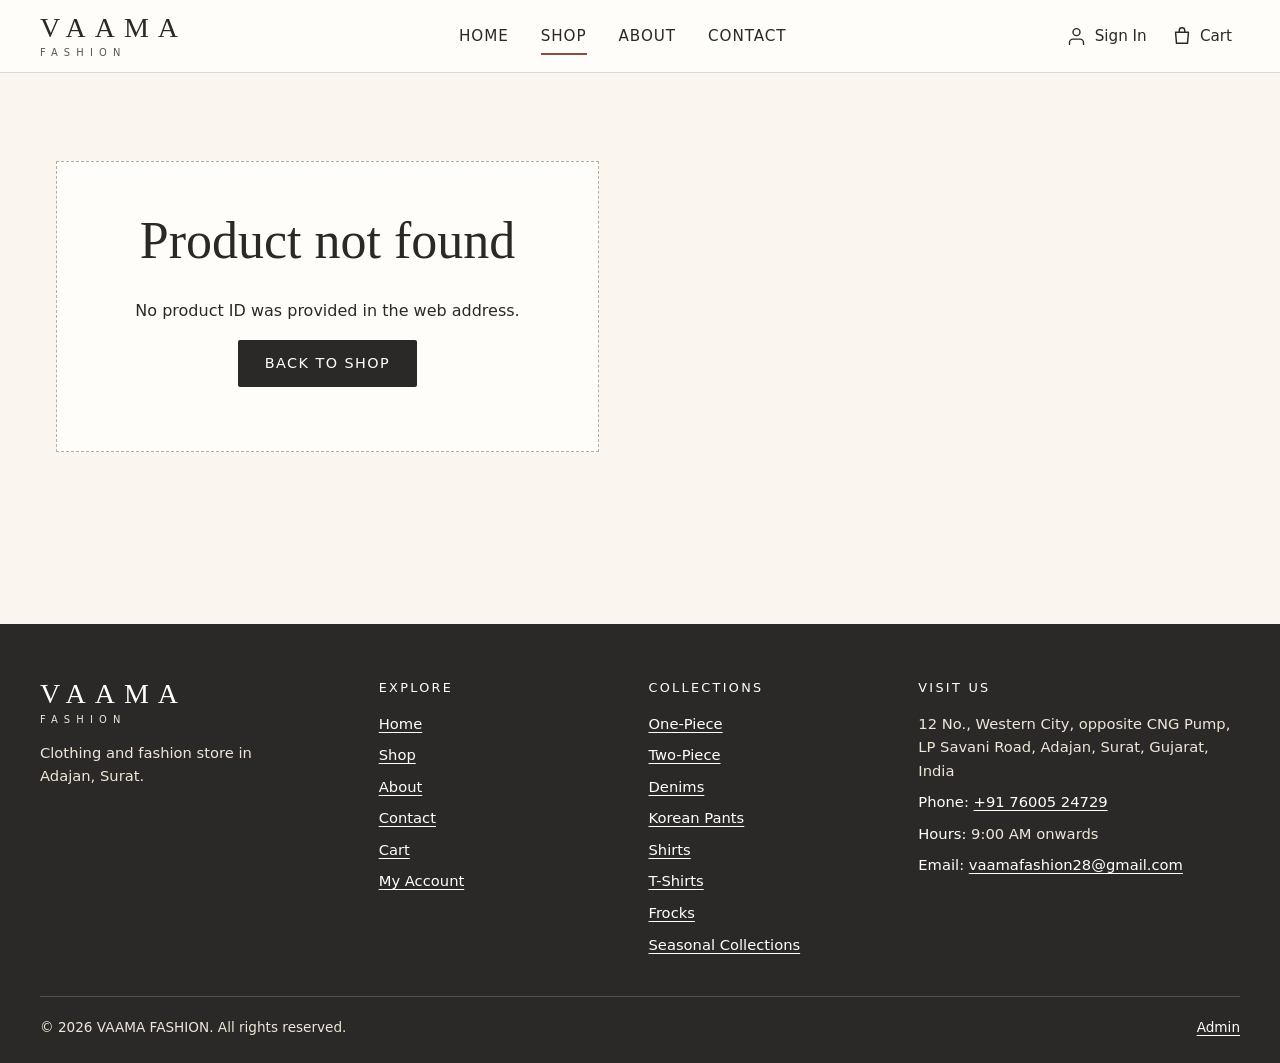
<file: product.html>
<!DOCTYPE html>
<html lang="en">
<head>
  <meta charset="UTF-8">
  <meta name="viewport" content="width=device-width, initial-scale=1">
  <title>Product – VAAMA FASHION</title>
  <link rel="stylesheet" href="css/style.css">
  <link rel="stylesheet" href="css/product.css">
  <link rel="stylesheet" href="css/responsive.css">
</head>
<body data-page="product">
  <div id="site-header"></div>

  <main id="main" id="product-body">
    <div class="container">
      <nav class="breadcrumb" aria-label="Breadcrumb" id="breadcrumb"></nav>
    </div>

    <div class="container product-layout" id="product-body">
      <!-- Left: image -->
      <div class="product-media">
        <div class="product-img-wrap">
          <div id="product-image"></div>
          <div id="product-badges"></div>
        </div>
      </div>

      <!-- Right: info -->
      <div class="product-info">
        <p class="product-cat" id="product-cat"></p>
        <h1 class="product-name" id="product-name"></h1>
        <div class="product-price-row" id="product-price"></div>
        <p class="product-desc" id="product-desc"></p>

        <p id="sample-note" hidden>
          <span class="draft-note">Sample item – not real Vaama Fashion stock or pricing.</span>
        </p>

        <!-- Unavailable -->
        <div class="unavail-strip" id="unavail-strip" hidden>
          <p><strong>Currently unavailable.</strong> This item cannot be added to the cart. Please check back later or contact the shop.</p>
          <div style="margin-top:.75rem" id="product-whatsapp-unavail"></div>
        </div>

        <!-- Size -->
        <div class="option-section" id="size-section">
          <span class="label">Size</span>
          <div class="options-grid" id="size-options"></div>
          <p class="option-error" id="size-error" aria-live="polite"></p>
        </div>

        <!-- Colour -->
        <div class="option-section" id="colour-section">
          <span class="label">Colour</span>
          <div class="options-grid" id="colour-options"></div>
          <p class="option-error" id="colour-error" aria-live="polite"></p>
        </div>

        <!-- Quantity + Add to cart -->
        <div class="add-bar" id="add-bar">
          <div>
            <span class="label">Quantity</span>
            <div class="qty-row" style="margin-top:.4rem">
              <button class="qty-btn" id="qty-minus" type="button" aria-label="Decrease quantity">−</button>
              <span class="qty-display" id="qty-display" aria-live="polite">1</span>
              <button class="qty-btn" id="qty-plus" type="button" aria-label="Increase quantity">+</button>
            </div>
          </div>
          <div class="product-actions">
            <button class="btn btn--primary" id="add-to-cart" type="button">Add to Cart</button>
            <div id="product-whatsapp"></div>
          </div>
          <p class="add-error" id="add-error" aria-live="polite"></p>
        </div>

        <!-- Policies (shown only when not yet approved) -->
        <div class="product-policies" id="policy-section" hidden>
          <p><strong>Delivery / pickup:</strong> <span id="policy-delivery"></span></p>
          <p><strong>Returns:</strong> <span id="policy-returns"></span></p>
        </div>
      </div>
    </div>
  </main>

  <div id="site-footer"></div>

  <script src="js/config.js"></script>
  <script src="js/products.js"></script>
  <script src="js/storage.js"></script>
  <script src="js/common.js"></script>
  <script src="js/whatsapp.js"></script>
  <script src="js/product.js"></script>
</body>
</html>
</file>
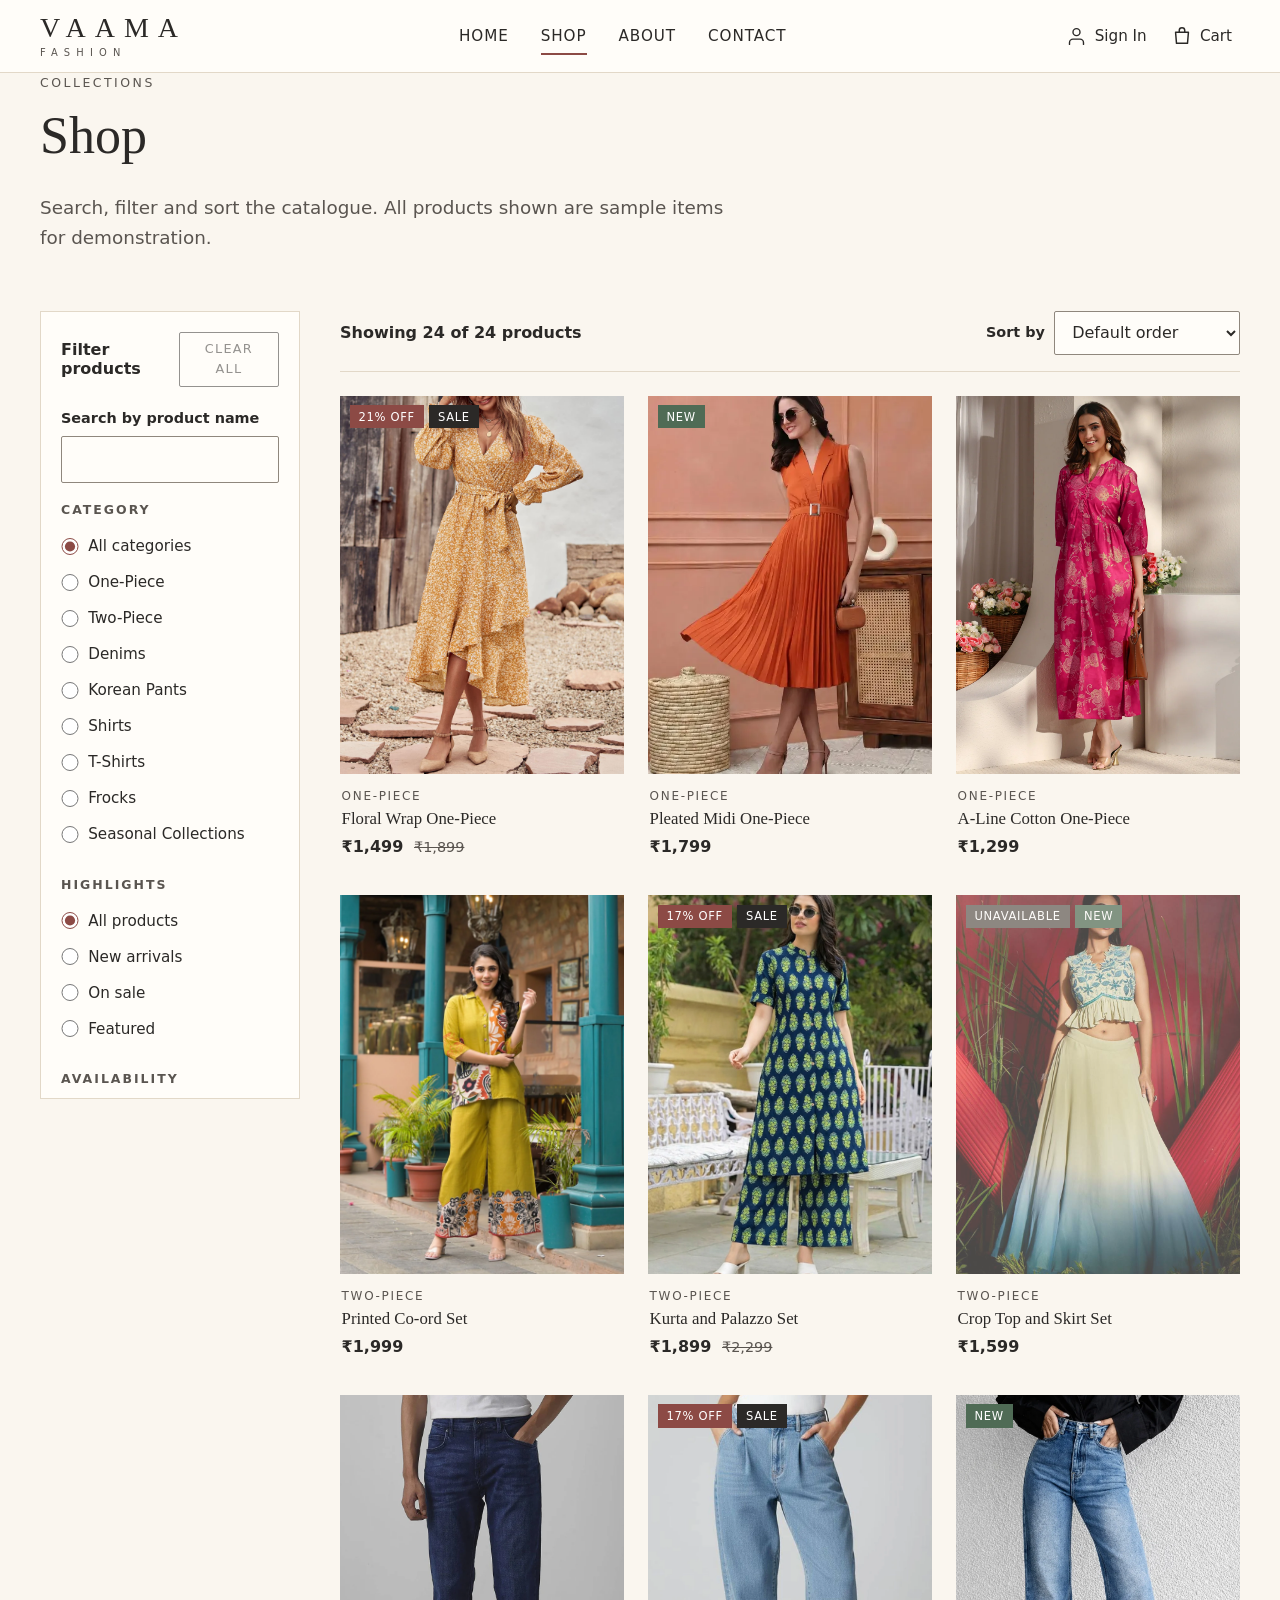
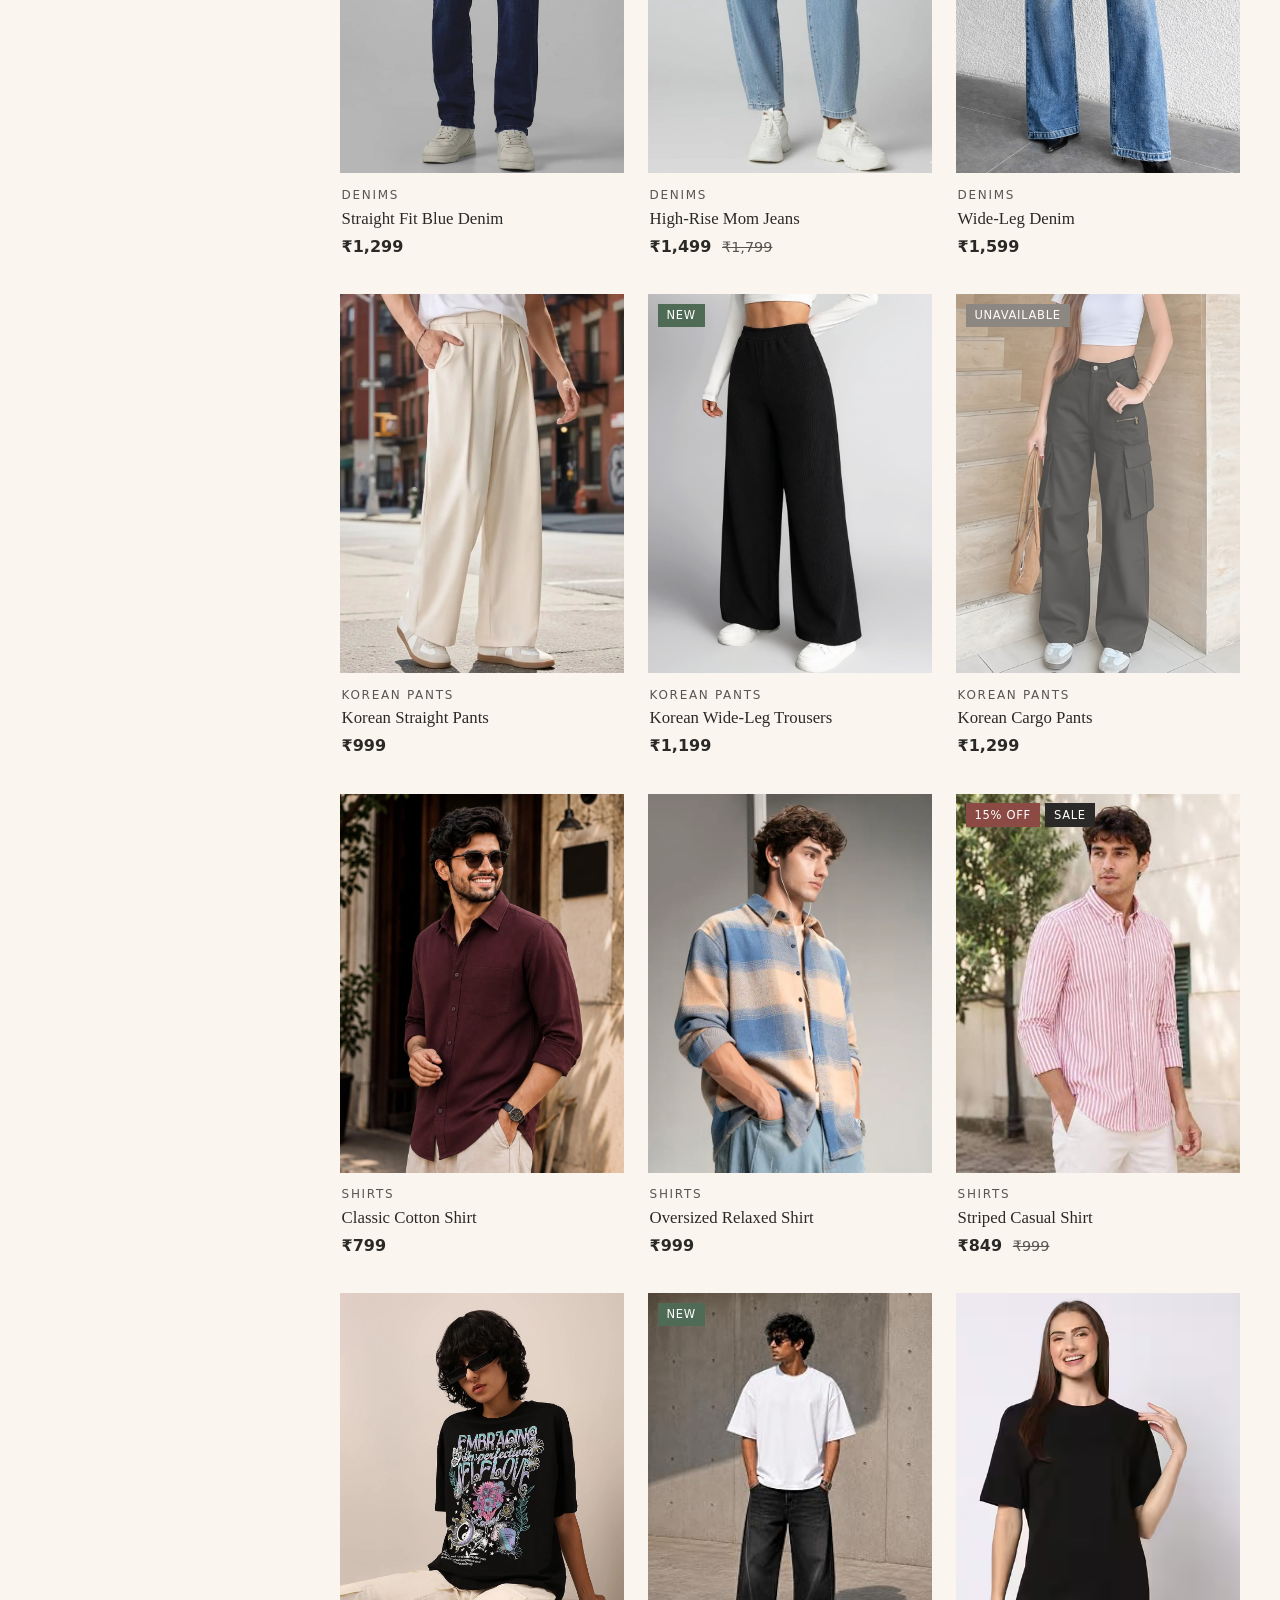
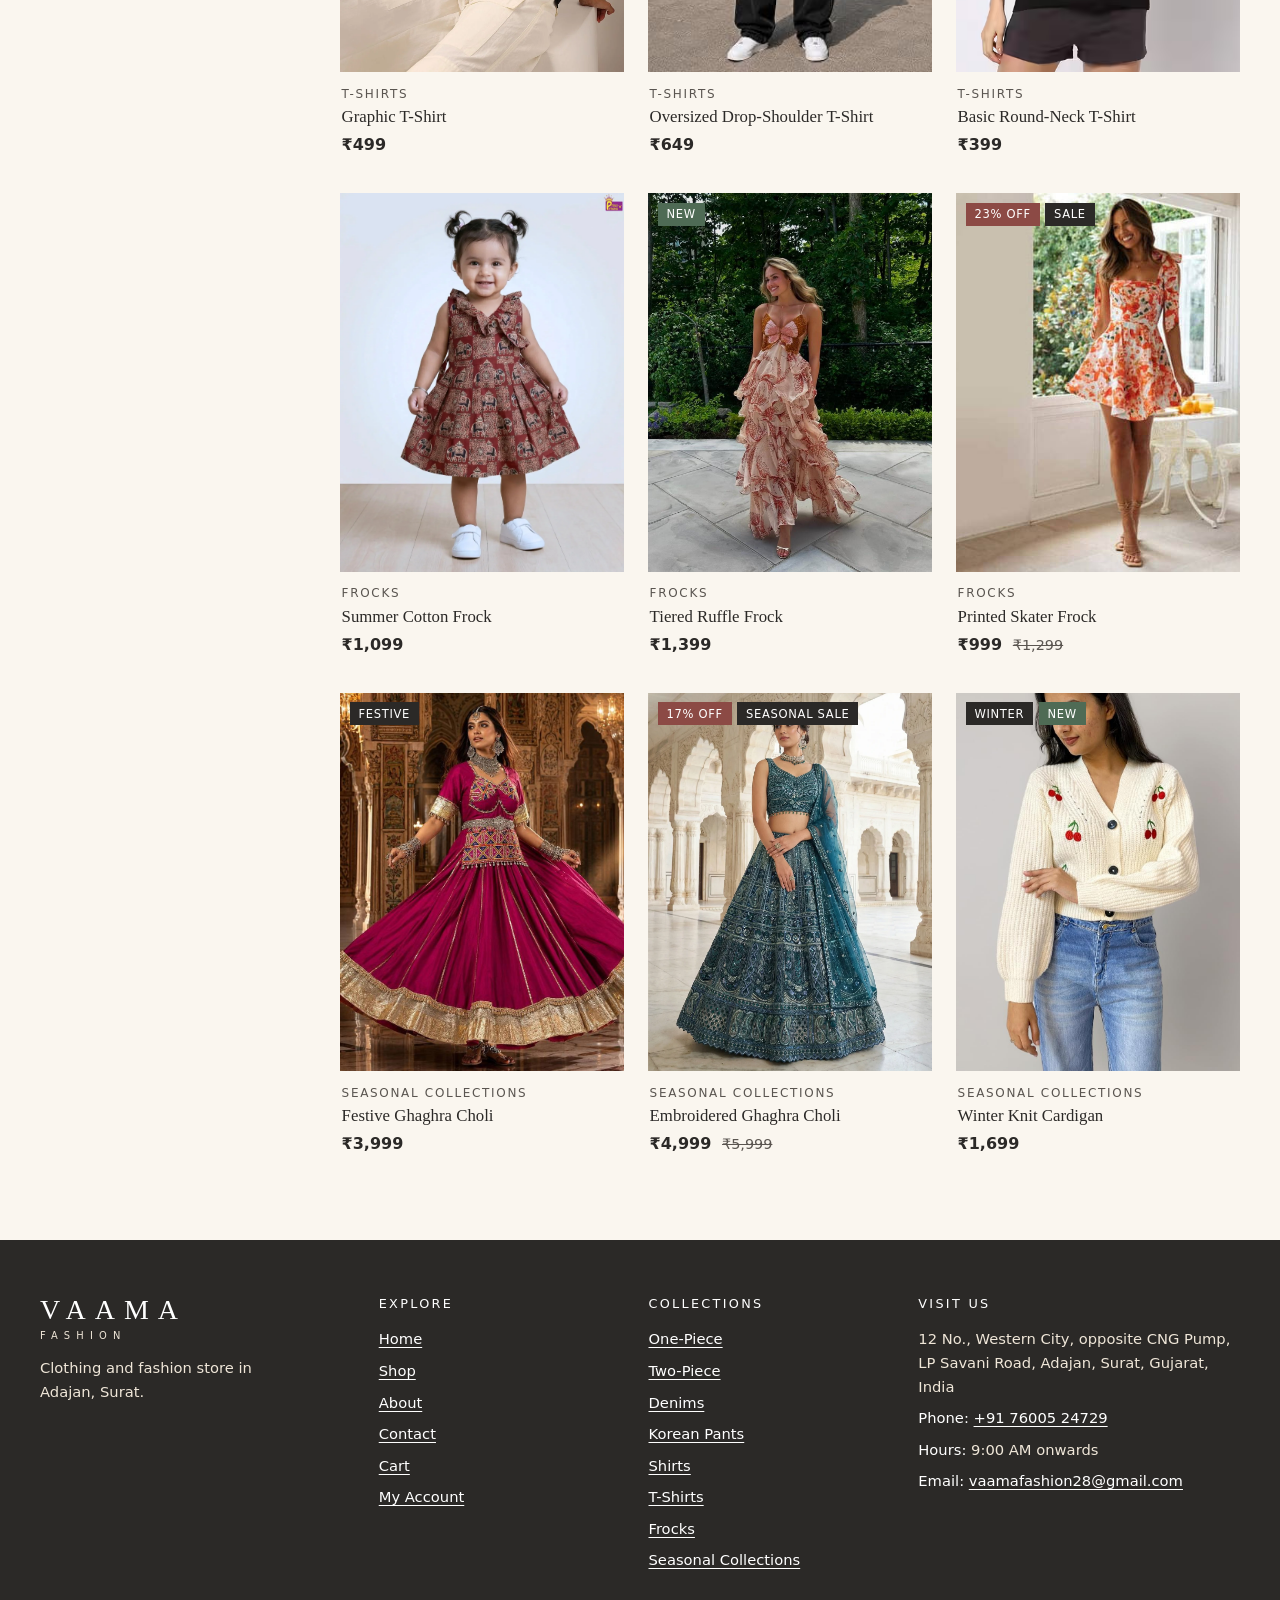
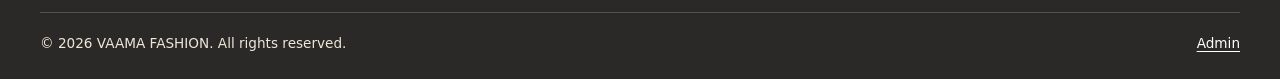
<file: shop.html>
<!DOCTYPE html>
<html lang="en">
<head>
  <meta charset="UTF-8">
  <meta name="viewport" content="width=device-width, initial-scale=1">
  <title>Shop – VAAMA FASHION</title>
  <link rel="stylesheet" href="css/style.css">
  <link rel="stylesheet" href="css/shop.css">
  <link rel="stylesheet" href="css/responsive.css">
</head>
<body data-page="shop">
  <div id="site-header"></div>

  <main id="main">
    <div class="page-head">
      <div class="container">
        <p class="eyebrow">Collections</p>
        <h1>Shop</h1>
        <p class="lead">Search, filter and sort the catalogue. All products shown are sample items for demonstration.</p>
      </div>
    </div>

    <div class="container shop-layout">
      <aside class="filters-wrap" aria-label="Product filters">
        <button type="button" class="btn btn--outline filter-toggle" id="filter-toggle"
                aria-expanded="false" aria-controls="filter-panel">Filters</button>

        <div class="filters" id="filter-panel">
          <div class="filters__head">
            <h2 class="filters__title">Filter products</h2>
            <button type="button" class="btn btn--outline btn--small" id="clear-filters" data-action="clear-filters">Clear all</button>
          </div>

          <div class="field">
            <label for="search-input">Search by product name</label>
            <input type="search" id="search-input" data-filter autocomplete="off" maxlength="100">
          </div>

          <fieldset>
            <legend>Category</legend>
            <div id="category-options"></div>
          </fieldset>

          <fieldset>
            <legend>Highlights</legend>
            <label class="check"><input type="radio" name="tag" value="all" data-filter checked> <span>All products</span></label>
            <label class="check"><input type="radio" name="tag" value="new" data-filter> <span>New arrivals</span></label>
            <label class="check"><input type="radio" name="tag" value="sale" data-filter> <span>On sale</span></label>
            <label class="check"><input type="radio" name="tag" value="featured" data-filter> <span>Featured</span></label>
          </fieldset>

          <fieldset>
            <legend>Availability</legend>
            <label class="check"><input type="checkbox" id="avail-only" data-filter> <span>Show available items only</span></label>
          </fieldset>
        </div>
      </aside>

      <section aria-label="Products">
        <div class="shop-toolbar">
          <div>
            <p id="result-count" aria-live="polite"></p>
            <p id="filter-summary"></p>
          </div>
          <div class="sort-field">
            <label for="sort-select">Sort by</label>
            <select id="sort-select" data-filter>
              <option value="default">Default order</option>
              <option value="price-asc">Price: low to high</option>
              <option value="price-desc">Price: high to low</option>
              <option value="name-asc">Name: A to Z</option>
              <option value="name-desc">Name: Z to A</option>
            </select>
          </div>
        </div>

        <div class="product-grid" id="product-grid"></div>
        <div class="empty-state" id="empty-state" hidden></div>
      </section>
    </div>
  </main>

  <div id="site-footer"></div>

  <script src="js/config.js"></script>
  <script src="js/products.js"></script>
  <script src="js/storage.js"></script>
  <script src="js/common.js"></script>
  <script src="js/catalog.js"></script>
  <script src="js/shop.js"></script>
</body>
</html>
</file>
<file: css/style.css>
/* =====================================================================
   VAAMA FASHION — css/style.css  (shared base + components)
   Page-specific styles live in their own files (home.css, shop.css, ...).
   ===================================================================== */
:root {
  --cream: #FAF6EF;
  --ivory: #FFFDF9;
  --sand: #EFE6D8;
  --line: #E2D8C8;
  --charcoal: #2B2927;
  --ink-soft: #5A5550;
  --rose: #8C4A45;
  --rose-dark: #733A36;
  --sage: #4F6B55;
  --whatsapp: #1E7F4F;
  --danger: #9B2C2C;
  --focus: #1B5FAA;
  --font-serif: Georgia, "Times New Roman", serif;
  --font-sans: "Segoe UI", system-ui, -apple-system, Roboto, Arial, sans-serif;
  --maxw: 1200px;
  --radius: 2px;
}

*, *::before, *::after { box-sizing: border-box; }
html { -webkit-text-size-adjust: 100%; scroll-behavior: smooth; }
body {
  margin: 0; font-family: var(--font-sans); font-size: 1rem; line-height: 1.6;
  color: var(--charcoal); background: var(--cream);
}
img { max-width: 100%; display: block; }
a { color: var(--rose); text-underline-offset: 3px; }
a:hover { color: var(--rose-dark); }
h1, h2, h3, h4 { font-family: var(--font-serif); font-weight: 400; line-height: 1.2; margin: 0 0 .5em; color: var(--charcoal); }
h1 { font-size: clamp(2rem, 5vw, 3.25rem); }
h2 { font-size: clamp(1.6rem, 3.5vw, 2.25rem); }
h3 { font-size: 1.2rem; }
p { margin: 0 0 1em; }
ul { margin: 0; padding: 0; }
:focus-visible { outline: 3px solid var(--focus); outline-offset: 2px; }

.sr-only {
  position: absolute; width: 1px; height: 1px; padding: 0; margin: -1px; overflow: hidden;
  clip: rect(0, 0, 0, 0); white-space: nowrap; border: 0;
}
.skip-link {
  position: absolute; left: -9999px; top: 0; z-index: 1000;
  background: var(--charcoal); color: #fff; padding: .75rem 1rem;
}
.skip-link:focus { left: 0; color: #fff; }

.container { width: min(100% - 2rem, var(--maxw)); margin-inline: auto; }
.section { padding: 4rem 0; }
.section--tight { padding: 2.5rem 0; }
.eyebrow { text-transform: uppercase; letter-spacing: .2em; font-size: .78rem; color: var(--ink-soft); margin-bottom: .75rem; }
.lead { font-size: 1.15rem; color: var(--ink-soft); max-width: 60ch; }

/* ---------- demo bar & alerts ---------- */
.demo-bar { background: var(--sand); font-size: .8rem; text-align: center; padding: .4rem 0; border-bottom: 1px solid var(--line); }
.site-alert { background: #FFF4D6; border-bottom: 1px solid #E5CE8A; padding: .6rem 0; font-size: .9rem; }

/* ---------- header ---------- */
.site-header { position: sticky; top: 0; z-index: 100; background: var(--ivory); border-bottom: 1px solid var(--line); }
.header-inner { display: flex; align-items: center; justify-content: space-between; gap: 1.5rem; min-height: 4.5rem; }

.wordmark { display: inline-flex; flex-direction: column; line-height: 1; text-decoration: none; color: var(--charcoal); }
.wordmark:hover { color: var(--charcoal); }
.wordmark__main { font-family: var(--font-serif); font-size: 1.75rem; letter-spacing: .32em; }
.wordmark__sub { font-size: .62rem; letter-spacing: .62em; margin-top: .4rem; color: var(--ink-soft); }
.wordmark--light, .wordmark--light:hover { color: var(--cream); }
.wordmark--light .wordmark__sub { color: var(--sand); }

.primary-nav ul { list-style: none; display: flex; gap: 2rem; }
.primary-nav a {
  position: relative; display: inline-block; padding: .4rem 0; color: var(--charcoal);
  text-decoration: none; font-size: .95rem; letter-spacing: .06em; text-transform: uppercase;
}
.primary-nav a::after {
  content: ""; position: absolute; left: 0; right: 0; bottom: 0; height: 2px; background: var(--rose);
  transform: scaleX(0); transform-origin: left; transition: transform .25s ease;
}
.primary-nav a:hover::after, .primary-nav a[aria-current="page"]::after { transform: scaleX(1); }

.header-actions { display: flex; align-items: center; gap: .5rem; }
.account-link {
  display: inline-flex; align-items: center; gap: .45rem; min-height: 44px; padding: 0 .5rem;
  color: var(--charcoal); text-decoration: none; font-size: .95rem;
  border-radius: var(--radius); transition: color .2s ease;
}
.account-link:hover { color: var(--rose); }
.account-link[aria-current="page"] { text-decoration: underline; text-decoration-color: var(--rose); text-underline-offset: 6px; }
.account-link.is-logged-in { font-weight: 500; }
.account-link.is-logged-in svg { stroke: var(--rose); }
.mobile-only-nav { display: none; }
.cart-link {
  display: inline-flex; align-items: center; gap: .45rem; min-height: 44px; padding: 0 .5rem;
  color: var(--charcoal); text-decoration: none; font-size: .95rem;
}
.cart-link:hover { color: var(--rose); }
.cart-link[aria-current="page"] { text-decoration: underline; text-decoration-color: var(--rose); text-underline-offset: 6px; }
.cart-badge {
  min-width: 1.4rem; height: 1.4rem; padding: 0 .35rem; border-radius: 999px; background: var(--rose);
  color: #fff; font-size: .75rem; line-height: 1.4rem; text-align: center;
}
.cart-badge[hidden] { display: none; }

.nav-toggle {
  display: none; width: 44px; height: 44px; align-items: center; justify-content: center;
  background: transparent; border: 1px solid var(--line); border-radius: var(--radius); cursor: pointer;
}
.nav-toggle__bars, .nav-toggle__bars::before, .nav-toggle__bars::after {
  display: block; width: 20px; height: 2px; background: var(--charcoal); position: relative; content: "";
}
.nav-toggle__bars::before { position: absolute; top: -6px; }
.nav-toggle__bars::after { position: absolute; top: 6px; }

/* ---------- buttons ---------- */
.btn {
  display: inline-flex; align-items: center; justify-content: center; gap: .5rem; min-height: 44px;
  padding: .7rem 1.6rem; font: inherit; font-size: .9rem; letter-spacing: .1em; text-transform: uppercase;
  text-decoration: none; cursor: pointer; border: 1px solid transparent; border-radius: var(--radius);
  transition: background-color .2s ease, color .2s ease, border-color .2s ease;
}
.btn--primary { background: var(--rose); color: #fff; }
.btn--primary:hover { background: var(--rose-dark); color: #fff; }
.btn--dark { background: var(--charcoal); color: #fff; }
.btn--dark:hover { background: #000; color: #fff; }
.btn--outline { background: transparent; color: var(--charcoal); border-color: var(--charcoal); }
.btn--outline:hover { background: var(--charcoal); color: #fff; }
.btn--whatsapp { background: var(--whatsapp); color: #fff; }
.btn--whatsapp:hover { background: #17633d; color: #fff; }
.btn--small { min-height: 38px; padding: .4rem 1rem; font-size: .8rem; }
.btn--danger { background: var(--danger); color: #fff; }
.btn[disabled], .btn[aria-disabled="true"] { opacity: .5; cursor: not-allowed; }

/* ---------- forms ---------- */
.field { margin-bottom: 1.1rem; }
.field label, .field .label { display: block; font-size: .9rem; margin-bottom: .35rem; font-weight: 600; }
.field input[type="text"], .field input[type="number"], .field input[type="password"],
.field input[type="search"], .field select, .field textarea {
  width: 100%; min-height: 44px; padding: .6rem .8rem; font: inherit; color: var(--charcoal);
  background: var(--ivory); border: 1px solid #8f877d; border-radius: var(--radius);
}
.field textarea { min-height: 7rem; resize: vertical; }
.field-hint { font-size: .85rem; color: var(--ink-soft); margin-top: .25rem; }
.field-error { font-size: .88rem; color: var(--danger); margin-top: .25rem; }

/* ---------- messages ---------- */
.message { padding: .8rem 1rem; border-left: 4px solid var(--ink-soft); background: var(--ivory); margin-bottom: 1rem; }
.message--info { border-color: var(--focus); }
.message--success { border-color: var(--sage); }
.message--warning { border-color: #B98A1F; background: #FFF4D6; }
.message--error { border-color: var(--danger); background: #FBEAEA; }

.toast-region {
  position: fixed; left: 50%; bottom: 1rem; transform: translateX(-50%); z-index: 900;
  display: flex; flex-direction: column; gap: .5rem; width: min(92vw, 420px);
}
.toast { background: var(--charcoal); color: #fff; padding: .8rem 1rem; border-left: 4px solid #cfc6b8; box-shadow: 0 6px 20px rgba(0, 0, 0, .25); }
.toast--success { border-left-color: #8FC59A; }
.toast--error { border-left-color: #E58A8A; }

.empty-state { text-align: center; padding: 3rem 1rem; border: 1px dashed #b9ae9d; background: var(--ivory); }
.empty-state h2, .empty-state h3 { margin-bottom: .5rem; }

.placeholder-tag {
  display: inline-block; padding: .05rem .5rem; border: 1px dashed var(--ink-soft);
  color: var(--ink-soft); font-size: .85em; font-style: italic; background: rgba(255, 255, 255, .4);
}

/* ---------- badges ---------- */
.badge-row { position: absolute; top: .6rem; left: .6rem; right: .6rem; display: flex; flex-wrap: wrap; gap: .35rem; }
.badge { display: inline-block; padding: .15rem .55rem; font-size: .72rem; letter-spacing: .06em; text-transform: uppercase; color: #fff; background: var(--charcoal); }
.badge--sale { background: var(--rose); }
.badge--new { background: var(--sage); }
.badge--soldout { background: #5f5953; }
.badge--featured { background: #6B5A3C; }

/* ---------- image placeholders ---------- */
.img-placeholder {
  width: 100%; height: 100%; display: flex; flex-direction: column; align-items: center; justify-content: center;
  gap: .35rem; padding: 1rem; text-align: center; color: var(--charcoal);
  box-shadow: inset 0 0 0 1px rgba(43, 41, 39, .08);
}
.img-placeholder__cat { font-family: var(--font-serif); font-size: 1.15rem; }
.img-placeholder__note { font-size: .72rem; letter-spacing: .14em; text-transform: uppercase; color: var(--ink-soft); }
.ph-0 { background: #EADBD3; } .ph-1 { background: #DDE3D6; } .ph-2 { background: #D9DFE5; } .ph-3 { background: #E6DCCB; }
.ph-4 { background: #E9D8DC; } .ph-5 { background: #E3DDEB; } .ph-6 { background: #EDE3C8; } .ph-7 { background: #D8E3E0; }

/* ---------- product card ---------- */
.product-grid { display: grid; grid-template-columns: repeat(auto-fill, minmax(220px, 1fr)); gap: 2rem 1.5rem; }
.product-card__link { display: block; color: inherit; text-decoration: none; }
.product-card__media { position: relative; aspect-ratio: 3 / 4; background: var(--sand); overflow: hidden; }
.product-card__media img { width: 100%; height: 100%; object-fit: cover; transition: transform .5s ease; }
.product-card__link:hover .product-card__media img,
.product-card__link:focus-visible .product-card__media img { transform: scale(1.04); }
.product-card__body { padding: .8rem .1rem 0; }
.product-card__cat { font-size: .75rem; letter-spacing: .14em; text-transform: uppercase; color: var(--ink-soft); margin-bottom: .2rem; }
.product-card__name { font-size: 1.05rem; margin-bottom: .3rem; }
.product-card__link:hover .product-card__name { text-decoration: underline; text-decoration-color: var(--rose); text-underline-offset: 4px; }
.product-card__price { margin-bottom: .2rem; }
.price-now { font-weight: 600; }
.price-old { color: var(--ink-soft); font-size: .9rem; margin-left: .35rem; }
.product-card__meta { font-size: .8rem; color: var(--ink-soft); margin: 0; }
.product-card.is-unavailable .product-card__media { opacity: .7; }

/* ---------- footer ---------- */
.site-footer { background: var(--charcoal); color: var(--sand); padding: 3.5rem 0 1.5rem; margin-top: 4rem; }
.site-footer a { color: #fff; }
.site-footer a:hover { color: var(--sand); }
.footer-grid { display: grid; grid-template-columns: 1.3fr 1fr 1fr 1.4fr; gap: 2.5rem; }
.footer-heading { font-family: var(--font-sans); font-size: .8rem; letter-spacing: .18em; text-transform: uppercase; color: #fff; margin-bottom: 1rem; }
.footer-list { list-style: none; display: grid; gap: .5rem; font-size: .92rem; }
.footer-blurb { margin-top: 1rem; font-size: .92rem; max-width: 28ch; }
.footer-note { color: var(--sand); font-size: .85em; }
.footer-label { color: #fff; }
.site-footer .placeholder-tag { color: var(--sand); border-color: var(--sand); background: transparent; }
.footer-bottom {
  display: flex; flex-wrap: wrap; justify-content: space-between; gap: .5rem; margin-top: 2.5rem;
  padding-top: 1.25rem; border-top: 1px solid rgba(255, 255, 255, .18); font-size: .85rem;
}
.footer-bottom p { margin: 0; }

@media (prefers-reduced-motion: reduce) {
  * { transition: none !important; scroll-behavior: auto !important; }
}

/* =====================================================================
   STAGE 3c ADDITIONS — appended to style.css
   ===================================================================== */
.options-grid { display: flex; flex-wrap: wrap; gap: .5rem; margin-top: .4rem; }
.option-btn {
  min-width: 44px; min-height: 44px; padding: .4rem .9rem; font: inherit; font-size: .9rem;
  cursor: pointer; background: var(--ivory); border: 1px solid #8f877d;
  border-radius: var(--radius); transition: background .15s, border-color .15s;
}
.option-btn.is-selected { background: var(--charcoal); color: #fff; border-color: var(--charcoal); }
.option-btn:hover:not(.is-selected) { border-color: var(--charcoal); }
.option-btn[aria-disabled="true"] { opacity: .45; cursor: not-allowed; }
.qty-row { display: flex; align-items: center; gap: .5rem; }
.qty-btn {
  width: 38px; height: 38px; border: 1px solid #8f877d; background: var(--ivory); font-size: 1.25rem;
  line-height: 1; cursor: pointer; border-radius: var(--radius); display: inline-flex;
  align-items: center; justify-content: center;
}
.qty-btn:hover { background: var(--sand); }
.qty-btn:disabled { opacity: .4; cursor: not-allowed; }
.qty-display { min-width: 2.5rem; text-align: center; font-weight: 600; }
</file>
<file: css/home.css>
/* VAAMA FASHION — css/home.css */

/* ---------- hero ---------- */
.hero { background: var(--ivory); border-bottom: 1px solid var(--line); }
.hero__inner {
  display: grid;
  grid-template-columns: 1.05fr 1fr;
  gap: 3rem;
  align-items: center;
  padding: 4rem 0;
}
.hero h1 { font-size: clamp(2.3rem, 5.5vw, 4rem); letter-spacing: -.01em; }
.hero__actions { display: flex; flex-wrap: wrap; gap: .75rem; margin-top: 1.75rem; }

.hero__visual {
  display: grid;
  grid-template-columns: 1fr 1fr;
  grid-template-rows: auto auto;
  gap: .75rem;
  min-height: 26rem;
}

.hero__tile {
  display: flex;
  flex-direction: column;
  justify-content: flex-end;
  gap: .25rem;
  padding: 1.25rem;
  min-height: 12rem;
  box-shadow: inset 0 0 0 1px rgba(43,41,39,.08);
}
.hero__tile--tall {
  grid-row: span 2;
  min-height: 24rem;
}
.hero__tile strong {
  display: block;
  font-family: var(--font-serif);
  font-weight: 400;
  font-size: 1.3rem;
}
.hero__tile span {
  display: block;
  font-size: .75rem;
  letter-spacing: .12em;
  text-transform: uppercase;
  color: var(--ink-soft);
}

/* ---------- featured collections ---------- */
.collection-grid {
  display: grid;
  grid-template-columns: repeat(3, 1fr);
  gap: 1.25rem;
}
.collection-tile {
  display: flex;
  flex-direction: column;
  justify-content: flex-end;
  min-height: 16rem;
  padding: 1.75rem;
  text-decoration: none;
  color: #fff;
  transition: transform .25s ease;
}
.collection-tile:hover { transform: translateY(-4px); color: #fff; }
.collection-tile--dark { background: var(--charcoal); }
.collection-tile--sage { background: var(--sage); }
.collection-tile--rose { background: var(--rose); }
.collection-tile__eyebrow {
  font-size: .75rem;
  letter-spacing: .2em;
  text-transform: uppercase;
  opacity: .8;
  margin-bottom: .4rem;
}
.collection-tile h3 { color: #fff; font-size: 1.7rem; margin: 0 0 .5rem; }
.collection-tile p  { margin: 0 0 .9rem; font-size: .95rem; opacity: .9; }
.collection-tile__cta {
  align-self: flex-start;
  font-size: .85rem;
  letter-spacing: .1em;
  text-transform: uppercase;
  border-bottom: 1px solid rgba(255,255,255,.8);
  padding-bottom: 2px;
}

/* ---------- categories ---------- */
.category-grid {
  display: grid;
  grid-template-columns: repeat(4, 1fr);
  gap: 1rem;
}
.category-tile {
  display: flex;
  flex-direction: column;
  justify-content: flex-end;
  gap: .25rem;
  min-height: 11rem;
  padding: 1.25rem;
  text-decoration: none;
  color: var(--charcoal);
  box-shadow: inset 0 0 0 1px rgba(43,41,39,.08);
  transition: transform .2s ease, box-shadow .2s ease;
}
.category-tile:hover {
  transform: translateY(-3px);
  box-shadow: inset 0 0 0 1px var(--charcoal);
  color: var(--charcoal);
}
.category-tile__name { font-family: var(--font-serif); font-size: 1.3rem; display: block; }
.category-tile__note { font-size: .88rem; color: var(--ink-soft); display: block; }
.category-tile__count {
  margin-top: .5rem;
  font-size: .8rem;
  letter-spacing: .1em;
  text-transform: uppercase;
  display: block;
}

/* ---------- product grid rows ---------- */
.product-grid--4 { grid-template-columns: repeat(4, 1fr); }

/* ---------- store intro ---------- */
.intro-grid {
  display: grid;
  grid-template-columns: 1.4fr 1fr;
  gap: 3rem;
  align-items: start;
}
.visit-card {
  background: var(--cream);
  border: 1px solid var(--line);
  padding: 1.5rem;
}
.visit-card h3 { margin-bottom: .75rem; }
.visit-card p  { margin-bottom: .75rem; }
.visit-card .label { font-weight: 600; }

/* ---------- WhatsApp CTA ---------- */
.cta-band {
  background: var(--sand);
  border: 1px solid var(--line);
  padding: 2.75rem 1.5rem;
  text-align: center;
}
.cta-band .lead { margin-inline: auto; }

/* ---------- responsive ---------- */
@media (max-width: 1000px) {
  .product-grid--4 { grid-template-columns: repeat(2, 1fr); }
}
@media (max-width: 900px) {
  .hero__inner { grid-template-columns: 1fr; gap: 2rem; padding: 2.5rem 0; }
  .hero__visual { min-height: auto; grid-template-columns: repeat(3, 1fr); grid-template-rows: auto; }
  .hero__tile--tall { grid-row: auto; min-height: 9rem; }
  .hero__tile { min-height: 9rem; }
  .collection-grid { grid-template-columns: 1fr; }
  .collection-tile { min-height: 11rem; }
  .category-grid { grid-template-columns: repeat(2, 1fr); }
  .intro-grid { grid-template-columns: 1fr; gap: 2rem; }
}
@media (max-width: 480px) {
  .hero__visual { grid-template-columns: 1fr 1fr; }
  .hero__tile--tall { grid-row: span 2; }
  .category-tile { min-height: 9rem; padding: 1rem; }
  .category-tile__note { display: none; }
}
</file>
<file: css/responsive.css>
/* =====================================================================
   VAAMA FASHION — css/responsive.css  (shared responsive rules)
   Must be linked AFTER style.css.
   ===================================================================== */
@media (max-width: 900px) {
  .footer-grid { grid-template-columns: 1fr 1fr; }
  .section { padding: 3rem 0; }
}

@media (max-width: 800px) {
  .nav-toggle { display: inline-flex; }
  .primary-nav {
    display: none; position: absolute; left: 0; right: 0; top: 100%;
    background: var(--ivory); border-bottom: 1px solid var(--line); padding: .25rem 1rem 1rem;
  }
  .primary-nav.is-open { display: block; }
  .primary-nav ul { flex-direction: column; gap: 0; }
  .primary-nav a { display: block; padding: .9rem .25rem; border-bottom: 1px solid var(--line); }
  .primary-nav a::after { display: none; }
  .primary-nav a[aria-current="page"] { color: var(--rose); font-weight: 600; }
  .mobile-only-nav { display: block !important; }
}

@media (max-width: 560px) {
  .container { width: min(100% - 1.5rem, var(--maxw)); }
  .header-inner { min-height: 4rem; gap: .75rem; }
  .wordmark__main { font-size: 1.4rem; letter-spacing: .26em; }
  .wordmark__sub { letter-spacing: .5em; }
  .cart-link__text, .account-link__text { display: none; }
  .product-grid { grid-template-columns: repeat(2, 1fr); gap: 1.5rem .75rem; }
  .product-card__name { font-size: .95rem; }
  .footer-grid { grid-template-columns: 1fr; gap: 2rem; }
  .section { padding: 2.5rem 0; }
}
</file>
<file: css/about.css>
/* VAAMA FASHION — css/about.css */
.about-grid { display: grid; grid-template-columns: 1.5fr 1fr; gap: 3.5rem; align-items: start; padding: 3rem 0 4rem; }
.about-body h2 { margin-top: 2rem; }
.about-body h2:first-child { margin-top: 0; }
.about-body p { color: var(--ink-soft); line-height: 1.8; }
.about-body ul { list-style: disc; padding-left: 1.5rem; color: var(--ink-soft); line-height: 1.8; margin-bottom: 1em; }

.about-aside { display: flex; flex-direction: column; gap: 1.25rem; }
.about-card { background: var(--ivory); border: 1px solid var(--line); padding: 1.5rem; }
.about-card h3 { margin-bottom: .75rem; font-size: 1.1rem; }
.about-card p, .about-card li { font-size: .95rem; color: var(--ink-soft); margin-bottom: .5rem; }
.about-card ul { list-style: none; padding: 0; }
.about-card ul li { padding: .2rem 0; border-bottom: 1px solid var(--line); }
.about-card ul li:last-child { border-bottom: none; }
.about-card .label { font-weight: 600; color: var(--charcoal); display: block; }

@media (max-width: 860px) { .about-grid { grid-template-columns: 1fr; gap: 2.5rem; } }
</file>
<file: css/auth.css>
/* =====================================================================
   VAAMA FASHION — css/auth.css
   Customer Registration, Login, Forgot Password & Account Dashboard.
   ===================================================================== */

/* ---------- layout & container ---------- */
.auth-page {
  padding: 3rem 0 4.5rem;
}

.auth-wrap {
  width: min(100%, 520px);
  margin-inline: auto;
}

.auth-wrap--wide {
  width: min(100%, 860px);
}

.auth-card {
  background: var(--ivory);
  border: 1px solid var(--line);
  box-shadow: 0 4px 24px rgba(43, 41, 39, .06);
  border-radius: var(--radius);
  padding: 2.25rem 2.25rem 2.5rem;
}

/* ---------- tabs ---------- */
.auth-tabs {
  display: grid;
  grid-template-columns: 1fr 1fr;
  border-bottom: 2px solid var(--line);
  margin-bottom: 2rem;
  gap: 0;
}

.auth-tab-btn {
  background: transparent;
  border: none;
  border-bottom: 3px solid transparent;
  padding: .85rem 1rem;
  font: inherit;
  font-family: var(--font-serif);
  font-size: 1.15rem;
  color: var(--ink-soft);
  cursor: pointer;
  text-align: center;
  margin-bottom: -2px;
  transition: color .2s ease, border-color .2s ease;
}

.auth-tab-btn:hover {
  color: var(--charcoal);
}

.auth-tab-btn.is-active {
  color: var(--rose);
  font-weight: 600;
  border-bottom-color: var(--rose);
}

/* ---------- form headings & text ---------- */
.auth-form-head {
  margin-bottom: 1.5rem;
  text-align: left;
}

.auth-form-head h2 {
  font-size: 1.65rem;
  margin-bottom: .35rem;
}

.auth-form-head p {
  color: var(--ink-soft);
  font-size: .95rem;
  margin: 0;
}

/* ---------- demo credentials callout ---------- */
.demo-auth-box {
  background: #FFF7EB;
  border: 1px dashed #B98A1F;
  border-radius: var(--radius);
  padding: .9rem 1.1rem;
  margin-bottom: 1.5rem;
  font-size: .88rem;
}

.demo-auth-box strong {
  color: #5A4A10;
  display: block;
  margin-bottom: .3rem;
}

.demo-auth-creds {
  display: flex;
  flex-wrap: wrap;
  gap: .5rem 1.25rem;
  color: #6C5512;
  font-size: .85rem;
  margin-bottom: .6rem;
}

.demo-auth-creds code {
  background: rgba(255, 255, 255, .7);
  padding: .1rem .35rem;
  border-radius: 2px;
  font-family: Consolas, monospace;
}

.btn--quick-fill {
  background: #855C18;
  color: #fff;
  font-size: .78rem;
  padding: .35rem .75rem;
  min-height: 32px;
  letter-spacing: .05em;
  border: none;
}

.btn--quick-fill:hover {
  background: #64440F;
  color: #fff;
}

/* ---------- inputs & password reveal ---------- */
.password-field-wrap {
  position: relative;
  display: flex;
  align-items: center;
}

.password-field-wrap input {
  padding-right: 3rem !important;
}

.password-toggle-btn {
  position: absolute;
  right: .5rem;
  top: 50%;
  transform: translateY(-50%);
  background: transparent;
  border: none;
  padding: .4rem;
  cursor: pointer;
  color: var(--ink-soft);
  display: inline-flex;
  align-items: center;
  justify-content: center;
  border-radius: var(--radius);
}

.password-toggle-btn:hover {
  color: var(--charcoal);
}

/* ---------- password strength meter ---------- */
.pwd-meter-wrap {
  margin-top: .4rem;
  margin-bottom: .25rem;
}

.pwd-meter-bar {
  display: grid;
  grid-template-columns: repeat(4, 1fr);
  gap: 4px;
  height: 5px;
  background: transparent;
  border-radius: 2px;
  overflow: hidden;
  margin-bottom: .3rem;
}

.pwd-meter-segment {
  height: 100%;
  background: var(--line);
  border-radius: 1px;
  transition: background-color .2s ease;
}

.pwd-meter-segment.lvl-1 { background: #D9534F; }
.pwd-meter-segment.lvl-2 { background: #F0AD4E; }
.pwd-meter-segment.lvl-3 { background: #337AB7; }
.pwd-meter-segment.lvl-4 { background: var(--sage); }

.pwd-meter-label {
  font-size: .78rem;
  color: var(--ink-soft);
  display: flex;
  justify-content: space-between;
}

/* ---------- preference chips ---------- */
.pref-chips {
  display: flex;
  flex-wrap: wrap;
  gap: .5rem;
  margin-top: .4rem;
}

.pref-chip {
  cursor: pointer;
  display: inline-flex;
  align-items: center;
  gap: .4rem;
  font-size: .85rem;
  padding: .35rem .75rem;
  background: var(--ivory);
  border: 1px solid #8f877d;
  border-radius: 999px;
  user-select: none;
  transition: background-color .15s, border-color .15s, color .15s;
}

.pref-chip input {
  position: absolute;
  opacity: 0;
  width: 0;
  height: 0;
}

.pref-chip.is-checked {
  background: var(--sand);
  border-color: var(--rose);
  color: var(--rose-dark);
  font-weight: 600;
}

/* ---------- row helpers ---------- */
.auth-row-between {
  display: flex;
  justify-content: space-between;
  align-items: center;
  flex-wrap: wrap;
  gap: .5rem;
  margin-bottom: 1.25rem;
  font-size: .88rem;
}

.auth-row-between label {
  cursor: pointer;
  display: inline-flex;
  align-items: center;
  gap: .45rem;
  margin: 0;
}

.auth-switch-link {
  text-align: center;
  margin-top: 1.5rem;
  padding-top: 1.25rem;
  border-top: 1px solid var(--line);
  font-size: .92rem;
  color: var(--ink-soft);
}

.auth-switch-link a {
  font-weight: 600;
  color: var(--rose);
}

/* ---------- feedback messages ---------- */
.auth-alert {
  padding: .75rem 1rem;
  border-radius: var(--radius);
  font-size: .9rem;
  margin-bottom: 1.25rem;
  display: none;
}

.auth-alert.is-visible {
  display: block;
}

.auth-alert--error {
  background: #FBEAEA;
  border-left: 4px solid var(--danger);
  color: #721C24;
}

.auth-alert--success {
  background: #EBF5EE;
  border-left: 4px solid var(--sage);
  color: #155724;
}

.auth-alert--info {
  background: #EAF2FB;
  border-left: 4px solid var(--focus);
  color: #0C5460;
}

/* ---------- customer dashboard ---------- */
.dashboard-grid {
  display: grid;
  grid-template-columns: 280px 1fr;
  gap: 2rem;
}

.dashboard-sidebar {
  background: var(--sand);
  border: 1px solid var(--line);
  border-radius: var(--radius);
  padding: 1.75rem 1.5rem;
  text-align: center;
  display: flex;
  flex-direction: column;
  align-items: center;
}

.user-avatar {
  width: 72px;
  height: 72px;
  border-radius: 50%;
  background: var(--rose);
  color: #fff;
  font-family: var(--font-serif);
  font-size: 1.8rem;
  display: flex;
  align-items: center;
  justify-content: center;
  margin-bottom: 1rem;
  box-shadow: 0 4px 12px rgba(140, 74, 69, .25);
}

.user-fullname {
  font-size: 1.35rem;
  margin-bottom: .2rem;
}

.user-email-text {
  font-size: .88rem;
  color: var(--ink-soft);
  word-break: break-all;
  margin-bottom: .75rem;
}

.user-status-pill {
  display: inline-block;
  padding: .2rem .75rem;
  border-radius: 999px;
  background: var(--sage);
  color: #fff;
  font-size: .75rem;
  letter-spacing: .08em;
  text-transform: uppercase;
  font-weight: 600;
  margin-bottom: 1.5rem;
}

.dash-nav {
  width: 100%;
  list-style: none;
  display: flex;
  flex-direction: column;
  gap: .4rem;
  margin-top: .5rem;
  border-top: 1px solid var(--line);
  padding-top: 1rem;
}

.dash-nav button {
  width: 100%;
  background: transparent;
  border: 1px solid transparent;
  border-radius: var(--radius);
  padding: .65rem .85rem;
  font: inherit;
  font-size: .92rem;
  text-align: left;
  cursor: pointer;
  color: var(--charcoal);
  transition: background .15s ease, border-color .15s ease;
  display: flex;
  align-items: center;
  gap: .6rem;
}

.dash-nav button:hover {
  background: var(--ivory);
  border-color: var(--line);
}

.dash-nav button.is-active {
  background: var(--charcoal);
  color: #fff;
  font-weight: 600;
}

.dash-nav button.is-active svg {
  stroke: var(--sand);
}

.btn--logout {
  margin-top: 1.5rem;
  width: 100%;
  background: transparent;
  border: 1px solid var(--charcoal);
  color: var(--charcoal);
  font-size: .85rem;
  min-height: 40px;
}

.btn--logout:hover {
  background: var(--charcoal);
  color: #fff;
}

.dashboard-content {
  background: var(--ivory);
  border: 1px solid var(--line);
  border-radius: var(--radius);
  padding: 2rem;
}

.dash-panel {
  display: none;
}

.dash-panel.is-active {
  display: block;
}

.dash-panel-head {
  border-bottom: 1px solid var(--line);
  padding-bottom: 1rem;
  margin-bottom: 1.5rem;
  display: flex;
  justify-content: space-between;
  align-items: center;
  flex-wrap: wrap;
  gap: .75rem;
}

.dash-panel-head h2 {
  font-size: 1.5rem;
  margin: 0;
}

.profile-info-table {
  width: 100%;
  border-collapse: collapse;
  font-size: .95rem;
  margin-bottom: 1.5rem;
}

.profile-info-table tr {
  border-bottom: 1px solid var(--line);
}

.profile-info-table tr:last-child {
  border-bottom: none;
}

.profile-info-table th {
  text-align: left;
  padding: .8rem 0;
  width: 35%;
  color: var(--ink-soft);
  font-weight: 600;
}

.profile-info-table td {
  padding: .8rem 0;
  color: var(--charcoal);
}

.saved-cart-summary {
  background: var(--cream);
  border: 1px solid var(--line);
  padding: 1.25rem;
  border-radius: var(--radius);
  margin-bottom: 1.5rem;
}

.saved-cart-head {
  display: flex;
  justify-content: space-between;
  align-items: center;
  margin-bottom: .75rem;
}

.saved-cart-head h3 {
  margin: 0;
}

.saved-cart-badge {
  background: var(--rose);
  color: #fff;
  padding: .2rem .6rem;
  border-radius: 999px;
  font-size: .8rem;
  font-weight: 600;
}

/* ---------- forgot password flow ---------- */
.forgot-card {
  display: none;
}

.forgot-card.is-active {
  display: block;
}

/* ---------- responsive ---------- */
@media (max-width: 760px) {
  .dashboard-grid {
    grid-template-columns: 1fr;
    gap: 1.5rem;
  }
  .auth-card {
    padding: 1.75rem 1.25rem;
  }
  .dashboard-content {
    padding: 1.5rem 1.25rem;
  }
}
</file>
<file: css/admin.css>
/* VAAMA FASHION — css/admin.css */

/* ---------- login screen ---------- */
.admin-login-wrap {
  min-height: 100vh; display: flex; align-items: center; justify-content: center;
  background: var(--cream); padding: 2rem;
}
.admin-login-box {
  width: min(100%, 400px); background: var(--ivory); border: 1px solid var(--line);
  padding: 2.5rem; display: flex; flex-direction: column; gap: 1.25rem;
}
.admin-login-box .wordmark { align-self: center; margin-bottom: .5rem; }
.admin-login-box h1 { text-align: center; font-size: 1.5rem; margin: 0; }
.login-warning {
  font-size: .82rem; background: #FFF4D6; border: 1px dashed #B98A1F;
  padding: .6rem .8rem; color: #5A4A10;
}

/* ---------- layout ---------- */
.admin-wrap { display: grid; grid-template-columns: 220px 1fr; min-height: 100vh; }
.admin-sidebar {
  background: var(--charcoal); color: var(--sand); display: flex; flex-direction: column;
  padding: 1.5rem 0; position: sticky; top: 0; max-height: 100vh; overflow-y: auto;
}
.admin-sidebar .wordmark { margin: 0 1.25rem 1.5rem; }
.admin-sidebar .wordmark--light { display: inline-flex; }
.sidebar-label {
  font-size: .72rem; letter-spacing: .2em; text-transform: uppercase; color: #8a8078;
  padding: .6rem 1.25rem .3rem;
}
.sidebar-nav { list-style: none; }
.sidebar-nav a {
  display: block; padding: .7rem 1.25rem; color: var(--sand); text-decoration: none;
  font-size: .95rem; border-left: 3px solid transparent; transition: background .15s, color .15s;
}
.sidebar-nav a:hover { background: rgba(255,255,255,.07); color: #fff; }
.sidebar-nav a.is-active { border-left-color: var(--rose); color: #fff; background: rgba(255,255,255,.05); }
.sidebar-footer { margin-top: auto; padding: 1rem 1.25rem; font-size: .85rem; }
.sidebar-footer button {
  background: none; border: 1px solid rgba(255,255,255,.2); color: var(--sand);
  padding: .5rem 1rem; cursor: pointer; font: inherit; font-size: .88rem; width: 100%;
}
.sidebar-footer button:hover { background: rgba(255,255,255,.1); }

.admin-main { background: var(--cream); padding: 2rem; }
.admin-header { display: flex; align-items: center; justify-content: space-between; gap: 1rem; margin-bottom: 2rem; padding-bottom: 1.25rem; border-bottom: 1px solid var(--line); }
.admin-header h1 { font-size: 1.75rem; margin: 0; }

/* ---------- panels ---------- */
.admin-panel { display: none; }
.admin-panel.is-active { display: block; }

/* ---------- stat cards ---------- */
.stat-grid { display: grid; grid-template-columns: repeat(auto-fill, minmax(175px, 1fr)); gap: 1rem; margin-bottom: 2rem; }
.stat-card { background: var(--ivory); border: 1px solid var(--line); padding: 1.25rem; }
.stat-card__num { font-family: var(--font-serif); font-size: 2rem; font-weight: 400; }
.stat-card__label { font-size: .82rem; letter-spacing: .1em; text-transform: uppercase; color: var(--ink-soft); margin-top: .2rem; }

/* ---------- product table ---------- */
.table-toolbar { display: flex; flex-wrap: wrap; align-items: center; gap: .75rem; margin-bottom: 1rem; }
.table-toolbar input { flex: 1 1 200px; min-height: 38px; padding: .4rem .7rem; font: inherit; border: 1px solid #8f877d; background: var(--ivory); }
.admin-table-wrap { overflow-x: auto; }
.admin-table { width: 100%; border-collapse: collapse; font-size: .9rem; background: var(--ivory); }
.admin-table th { text-align: left; padding: .6rem .75rem; background: var(--sand); font-size: .78rem; letter-spacing: .1em; text-transform: uppercase; border-bottom: 2px solid var(--line); white-space: nowrap; }
.admin-table td { padding: .6rem .75rem; border-bottom: 1px solid var(--line); vertical-align: middle; }
.admin-table tr:last-child td { border-bottom: none; }
.admin-table tr:hover td { background: #F5F0E8; }
.admin-table .td-id { font-family: Consolas, monospace; font-size: .85rem; color: var(--ink-soft); }
.admin-table .td-price { white-space: nowrap; }
.admin-table .td-avail { font-size: .82rem; }
.admin-table .td-actions { white-space: nowrap; display: flex; gap: .4rem; }
.badge-avail { display: inline-block; padding: .1rem .5rem; font-size: .78rem; background: var(--sage); color: #fff; }
.badge-unavail { display: inline-block; padding: .1rem .5rem; font-size: .78rem; background: #5f5953; color: #fff; }
.badge-sample { display: inline-block; padding: .1rem .5rem; font-size: .78rem; background: #6B5A3C; color: #fff; }

/* ---------- product form ---------- */
.product-form { background: var(--ivory); border: 1px solid var(--line); padding: 1.75rem; max-width: 760px; }
.product-form h2 { margin-bottom: 1.5rem; font-size: 1.4rem; }
.form-grid-2 { display: grid; grid-template-columns: 1fr 1fr; gap: 0 1.5rem; }
.form-section-head { font-size: .78rem; letter-spacing: .18em; text-transform: uppercase; color: var(--ink-soft); margin: 1.5rem 0 .6rem; padding-top: 1.25rem; border-top: 1px solid var(--line); }
.check-row { display: flex; align-items: center; gap: .6rem; min-height: 36px; cursor: pointer; font-size: .95rem; }
.check-row input { width: 1.1rem; height: 1.1rem; accent-color: var(--rose); flex: none; }
.checks-inline { display: flex; flex-wrap: wrap; gap: 1rem; }
.form-actions { display: flex; flex-wrap: wrap; gap: .75rem; margin-top: 1.5rem; padding-top: 1.25rem; border-top: 1px solid var(--line); }
.form-errors { background: #FBEAEA; border: 1px solid #E58A8A; padding: .75rem 1rem; margin-bottom: 1rem; font-size: .9rem; }
.form-errors ul { margin: .25rem 0 0 1rem; padding: 0; }

/* ---------- confirm modal ---------- */
.modal-backdrop { position: fixed; inset: 0; background: rgba(0,0,0,.45); z-index: 200; display: flex; align-items: center; justify-content: center; padding: 1rem; }
.modal { background: var(--ivory); padding: 2rem; max-width: 420px; width: 100%; border: 1px solid var(--line); }
.modal h2 { font-size: 1.2rem; margin-bottom: .75rem; }
.modal p { color: var(--ink-soft); margin-bottom: 1.25rem; }
.modal-actions { display: flex; gap: .75rem; }

/* ---------- data tools ---------- */
.data-card { background: var(--ivory); border: 1px solid var(--line); padding: 1.5rem; margin-bottom: 1.25rem; max-width: 760px; }
.data-card h2 { font-size: 1.2rem; margin-bottom: .5rem; }
.data-card p { font-size: .92rem; color: var(--ink-soft); margin-bottom: .75rem; }
.data-card textarea { width: 100%; min-height: 10rem; font-family: Consolas, monospace; font-size: .82rem; padding: .6rem; border: 1px solid #8f877d; background: var(--cream); resize: vertical; }

/* ---------- responsive ---------- */
@media (max-width: 700px) {
  .admin-wrap { grid-template-columns: 1fr; }
  .admin-sidebar { position: static; max-height: none; flex-direction: row; flex-wrap: wrap; padding: .75rem; gap: .5rem; align-items: center; }
  .admin-sidebar .wordmark { margin: 0 auto 0 0; }
  .sidebar-label { display: none; }
  .sidebar-nav { display: flex; flex-wrap: wrap; }
  .sidebar-nav a { padding: .5rem .75rem; border-left: none; border-bottom: 3px solid transparent; font-size: .88rem; }
  .sidebar-nav a.is-active { border-bottom-color: var(--rose); border-left: none; }
  .sidebar-footer { padding: 0; margin: 0; }
  .sidebar-footer button { width: auto; padding: .4rem .75rem; }
  .admin-main { padding: 1.25rem; }
  .form-grid-2 { grid-template-columns: 1fr; }
}
</file>
<file: css/cart.css>
/* VAAMA FASHION — css/cart.css */
.cart-layout { display: grid; grid-template-columns: 1fr 340px; gap: 2.5rem; padding: 2.5rem 0 4rem; align-items: start; }

/* ---------- item list ---------- */
.cart-items { display: flex; flex-direction: column; gap: 0; }
.cart-item { display: grid; grid-template-columns: 100px 1fr auto; gap: 1.25rem; align-items: start; padding: 1.25rem 0; border-bottom: 1px solid var(--line); }
.cart-item:first-child { border-top: 1px solid var(--line); }
.cart-item__img { aspect-ratio: 3 / 4; background: var(--sand); overflow: hidden; }
.cart-item__img img { width: 100%; height: 100%; object-fit: cover; }
.cart-item__img .img-placeholder { width: 100%; height: 100%; font-size: .65rem; }
.cart-item__img .img-placeholder .img-placeholder__cat { font-size: .85rem; }
.cart-item__img .img-placeholder .img-placeholder__note { display: none; }
.cart-item__body { display: flex; flex-direction: column; gap: .5rem; }
.cart-item__name { font-family: var(--font-serif); font-size: 1.05rem; text-decoration: none; color: var(--charcoal); }
.cart-item__name:hover { text-decoration: underline; text-decoration-color: var(--rose); }
.cart-item__meta { font-size: .88rem; color: var(--ink-soft); }
.cart-item__problem { font-size: .88rem; color: var(--danger); }
.cart-item__qty { display: flex; align-items: center; gap: .4rem; }
.cart-item__total { font-weight: 600; white-space: nowrap; }
.cart-item__remove { background: none; border: none; cursor: pointer; font-size: .85rem; color: var(--ink-soft); padding: .25rem; text-decoration: underline; }
.cart-item__remove:hover { color: var(--danger); }

/* ---------- summary panel ---------- */
.cart-summary { position: sticky; top: 5.75rem; background: var(--ivory); border: 1px solid var(--line); padding: 1.5rem; }
.cart-summary h2 { font-size: 1.3rem; margin-bottom: 1.25rem; }
.summary-row { display: flex; justify-content: space-between; gap: .5rem; padding: .5rem 0; border-bottom: 1px solid var(--line); }
.summary-row:last-of-type { border-bottom: none; }
.summary-total { display: flex; justify-content: space-between; font-weight: 700; font-size: 1.15rem; margin: 1rem 0; }
.summary-note { font-size: .84rem; color: var(--ink-soft); margin-bottom: 1rem; }
.summary-problem-note { font-size: .88rem; color: var(--danger); margin-bottom: .75rem; }
.cart-actions { display: flex; flex-direction: column; gap: .75rem; }
.cart-link-row { font-size: .88rem; display: flex; flex-wrap: wrap; gap: 1rem; margin-top: .5rem; }
.cart-link-row button { background: none; border: none; padding: 0; font: inherit; font-size: inherit; color: var(--ink-soft); text-decoration: underline; cursor: pointer; }
.cart-link-row button:hover { color: var(--danger); }

/* ---------- cart items header ---------- */
.cart-list-head { display: flex; justify-content: space-between; align-items: center; margin-bottom: .5rem; }
.cart-list-head h2 { margin: 0; font-size: 1.3rem; }

/* ---------- responsive ---------- */
@media (max-width: 800px) {
  .cart-layout { grid-template-columns: 1fr; gap: 2rem; }
  .cart-summary { position: static; }
}
@media (max-width: 480px) {
  .cart-item { grid-template-columns: 80px 1fr; gap: .75rem; }
  .cart-item__total { grid-column: 2; }
}
</file>
<file: css/checkout.css>
/* VAAMA FASHION — css/checkout.css */
.checkout-layout {
  display: grid;
  grid-template-columns: 1fr 380px;
  gap: 2.5rem;
  padding: 2.5rem 0 4rem;
  align-items: start;
}

.checkout-card {
  background: var(--ivory);
  border: 1px solid var(--line);
  padding: 1.75rem 2rem;
  border-radius: var(--radius);
  margin-bottom: 1.5rem;
  box-shadow: 0 4px 20px rgba(43, 41, 39, .04);
}

.checkout-card h2 {
  font-size: 1.25rem;
  margin-bottom: 1.25rem;
  padding-bottom: .6rem;
  border-bottom: 1px solid var(--line);
  display: flex;
  align-items: center;
  gap: .5rem;
}

.checkout-grid-2 {
  display: grid;
  grid-template-columns: 1fr 1fr;
  gap: 1rem;
}

.delivery-options, .payment-options {
  display: grid;
  gap: .75rem;
  margin-bottom: 1.25rem;
}

.choice-box {
  display: flex;
  align-items: flex-start;
  gap: .75rem;
  padding: .9rem 1rem;
  border: 1px solid var(--line);
  border-radius: var(--radius);
  background: var(--cream);
  cursor: pointer;
  transition: border-color .15s ease, background-color .15s ease;
}

.choice-box:hover {
  border-color: var(--charcoal);
}

.choice-box input[type="radio"] {
  margin-top: .2rem;
}

.choice-box.is-selected {
  border-color: var(--rose);
  background: #FFF9F8;
}

.choice-box strong {
  display: block;
  font-size: .95rem;
  color: var(--charcoal);
}

.choice-box span {
  font-size: .84rem;
  color: var(--ink-soft);
}

/* Order summary box on checkout page */
.checkout-summary {
  position: sticky;
  top: 5.75rem;
  background: var(--ivory);
  border: 1px solid var(--line);
  padding: 1.75rem;
  border-radius: var(--radius);
  box-shadow: 0 4px 20px rgba(43, 41, 39, .04);
}

.checkout-summary h2 {
  font-size: 1.3rem;
  margin-bottom: 1rem;
}

.checkout-summary-items {
  list-style: none;
  max-height: 280px;
  overflow-y: auto;
  border-bottom: 1px solid var(--line);
  margin-bottom: 1rem;
  padding-bottom: .5rem;
}

.checkout-summary-item {
  display: grid;
  grid-template-columns: 50px 1fr auto;
  gap: .75rem;
  align-items: center;
  padding: .5rem 0;
  font-size: .9rem;
}

.checkout-summary-item img, .checkout-summary-item .img-placeholder {
  width: 50px;
  height: 65px;
  object-fit: cover;
  border-radius: 2px;
}

.checkout-summary-row {
  display: flex;
  justify-content: space-between;
  padding: .35rem 0;
  font-size: .92rem;
  color: var(--ink-soft);
}

.checkout-summary-total {
  display: flex;
  justify-content: space-between;
  align-items: center;
  font-size: 1.25rem;
  font-weight: 700;
  color: var(--charcoal);
  margin-top: .75rem;
  padding-top: .75rem;
  border-top: 2px solid var(--line);
}

/* Confirmation modal / panel */
.order-success-screen {
  text-align: center;
  padding: 3.5rem 1.5rem;
  background: var(--ivory);
  border: 1px solid var(--line);
  border-radius: var(--radius);
  max-width: 680px;
  margin: 3rem auto;
  box-shadow: 0 6px 30px rgba(43, 41, 39, .06);
}

.order-success-icon {
  width: 68px;
  height: 68px;
  background: var(--sage);
  color: #fff;
  border-radius: 50%;
  display: inline-flex;
  align-items: center;
  justify-content: center;
  margin-bottom: 1.25rem;
}

.order-badge-pill {
  display: inline-block;
  background: var(--sand);
  color: var(--charcoal);
  padding: .35rem .9rem;
  border-radius: 999px;
  font-family: Consolas, monospace;
  font-weight: 600;
  margin-bottom: 1.5rem;
}

/* Cart choice strip */
.checkout-choice-divider {
  display: flex;
  align-items: center;
  text-align: center;
  margin: .5rem 0;
  color: var(--ink-soft);
  font-size: .8rem;
  letter-spacing: .1em;
  text-transform: uppercase;
}
.checkout-choice-divider::before,
.checkout-choice-divider::after {
  content: '';
  flex: 1;
  border-bottom: 1px solid var(--line);
}
.checkout-choice-divider:not(:empty)::before {
  margin-right: .75em;
}
.checkout-choice-divider:not(:empty)::after {
  margin-left: .75em;
}

.btn--checkout-direct {
  background: var(--charcoal);
  color: #fff;
  width: 100%;
}
.btn--checkout-direct:hover {
  background: #000;
  color: #fff;
}

@media (max-width: 820px) {
  .checkout-layout {
    grid-template-columns: 1fr;
    gap: 2rem;
  }
  .checkout-summary {
    position: static;
  }
  .checkout-grid-2 {
    grid-template-columns: 1fr;
  }
}
</file>
<file: css/contact.css>
/* VAAMA FASHION — css/contact.css */
.contact-grid { display: grid; grid-template-columns: 1fr 1fr; gap: 3rem; padding: 3rem 0 4rem; align-items: start; }

.contact-details { display: flex; flex-direction: column; gap: 1.5rem; }
.contact-block { background: var(--ivory); border: 1px solid var(--line); padding: 1.5rem; }
.contact-block h2 { font-size: 1.2rem; margin-bottom: 1rem; padding-bottom: .6rem; border-bottom: 1px solid var(--line); }
.contact-block table { width: 100%; border-collapse: collapse; }
.contact-block td { padding: .55rem 0; vertical-align: top; font-size: .95rem; }
.contact-block td:first-child { font-weight: 600; width: 9rem; color: var(--charcoal); }
.contact-block td:last-child { color: var(--ink-soft); }
.contact-block a { color: var(--rose); }

.social-links { display: flex; gap: .75rem; flex-wrap: wrap; margin-top: .5rem; }
.social-link { display: inline-flex; align-items: center; gap: .4rem; font-size: .9rem; }

/* ---------- enquiry form ---------- */
.enquiry-note { font-size: .88rem; color: var(--ink-soft); margin-bottom: 1.25rem; padding: .75rem 1rem; border-left: 4px solid #B98A1F; background: #FFF4D6; }
.enquiry-form { display: flex; flex-direction: column; gap: .1rem; }
.enquiry-form h2 { margin-bottom: 1rem; }
#enquiry-preview { background: var(--cream); border: 1px solid var(--line); padding: 1rem; font-size: .9rem; white-space: pre-wrap; min-height: 5rem; color: var(--ink-soft); display: none; margin-bottom: .75rem; }
#enquiry-preview.has-content { display: block; }

@media (max-width: 800px) { .contact-grid { grid-template-columns: 1fr; gap: 2rem; } }
</file>
<file: css/product.css>
/* =========================================================
   VAAMA FASHION - PRODUCT PAGE STYLES
   ========================================================= */

/* =========================
   PRODUCT LAYOUT
   ========================= */

.product-layout {
    display: grid;
    grid-template-columns: minmax(0, 1fr) minmax(0, 1fr);
    gap: 50px;
    align-items: start;
    padding: 40px 0 60px;
}

/* =========================
   PRODUCT IMAGE
   ========================= */

.product-image {
    width: 100%;
    aspect-ratio: 3 / 4;
    overflow: hidden;
    background: #f5f5f5;
    display: flex;
    align-items: center;
    justify-content: center;
    border-radius: 4px;
}

.product-image img {
    width: 100%;
    height: 100%;
    object-fit: contain;
    display: block;
}

/*
   If you want the product image to fill the
   entire image area and allow some cropping,
   change:

   object-fit: contain;

   to:

   object-fit: cover;
*/

/* =========================
   PRODUCT INFORMATION
   ========================= */

.product-info {
    padding: 10px 0;
}

.product-info h1 {
    margin: 0 0 15px;
    font-size: 32px;
    line-height: 1.25;
    font-weight: 600;
    color: #222;
}

.product-price {
    margin: 0 0 20px;
    font-size: 24px;
    font-weight: 600;
    color: #222;
}

.product-description {
    margin: 0 0 25px;
    font-size: 16px;
    line-height: 1.7;
    color: #555;
}

/* =========================
   PRODUCT DETAILS
   ========================= */

.product-details {
    margin: 25px 0;
    padding: 20px 0;
    border-top: 1px solid #e5e5e5;
    border-bottom: 1px solid #e5e5e5;
}

.product-detail-row {
    display: flex;
    justify-content: space-between;
    gap: 20px;
    padding: 8px 0;
    font-size: 15px;
}

.product-detail-label {
    font-weight: 600;
    color: #333;
}

.product-detail-value {
    color: #666;
    text-align: right;
}

/* =========================
   SIZE OPTIONS
   ========================= */

.product-sizes {
    margin: 25px 0;
}

.product-sizes h3 {
    margin: 0 0 12px;
    font-size: 16px;
    font-weight: 600;
    color: #222;
}

.size-options {
    display: flex;
    flex-wrap: wrap;
    gap: 10px;
}

.size-option {
    min-width: 45px;
    height: 42px;
    padding: 0 14px;
    border: 1px solid #ccc;
    background: #fff;
    color: #333;
    display: inline-flex;
    align-items: center;
    justify-content: center;
    cursor: pointer;
    transition: 0.2s ease;
}

.size-option:hover {
    border-color: #222;
}

.size-option.active,
.size-option.selected {
    background: #222;
    border-color: #222;
    color: #fff;
}

/* =========================
   QUANTITY
   ========================= */

.product-quantity {
    margin: 25px 0;
}

.product-quantity h3 {
    margin: 0 0 12px;
    font-size: 16px;
    font-weight: 600;
    color: #222;
}

.quantity-control {
    display: inline-flex;
    align-items: center;
    border: 1px solid #ccc;
}

.quantity-control button {
    width: 40px;
    height: 40px;
    border: 0;
    background: #fff;
    color: #222;
    font-size: 18px;
    cursor: pointer;
}

.quantity-control button:hover {
    background: #f5f5f5;
}

.quantity-control input {
    width: 50px;
    height: 40px;
    border: 0;
    border-left: 1px solid #ccc;
    border-right: 1px solid #ccc;
    text-align: center;
    font-size: 15px;
    outline: none;
}

/* =========================
   PRODUCT ACTIONS
   ========================= */

.product-actions {
    display: flex;
    flex-wrap: wrap;
    gap: 12px;
    margin-top: 30px;
}

.product-actions button,
.product-actions a {
    min-height: 46px;
    padding: 0 24px;
    display: inline-flex;
    align-items: center;
    justify-content: center;
    border: 1px solid #222;
    background: #222;
    color: #fff;
    text-decoration: none;
    cursor: pointer;
    font-size: 15px;
    transition: 0.2s ease;
}

.product-actions button:hover,
.product-actions a:hover {
    background: #444;
    border-color: #444;
}

.product-actions .secondary {
    background: #fff;
    color: #222;
}

.product-actions .secondary:hover {
    background: #f5f5f5;
}

/* =========================
   STOCK STATUS
   ========================= */

.product-stock {
    margin-top: 15px;
    font-size: 14px;
    color: #555;
}

.product-stock.in-stock {
    color: #287a3e;
}

.product-stock.out-of-stock {
    color: #b42318;
}

/* =========================
   PRODUCT META
   ========================= */

.product-meta {
    margin-top: 25px;
    color: #666;
    font-size: 14px;
    line-height: 1.6;
}

.product-meta strong {
    color: #333;
}

/* =========================
   PRODUCT NOT FOUND
   ========================= */

.product-not-found {
    text-align: center;
    padding: 80px 20px;
}

.product-not-found h2 {
    margin: 0 0 12px;
    font-size: 28px;
    color: #222;
}

.product-not-found p {
    margin: 0 0 25px;
    color: #666;
}

/* =========================
   RELATED PRODUCTS
   ========================= */

.related-products {
    padding: 50px 0 70px;
    border-top: 1px solid #e5e5e5;
}

.related-products h2 {
    margin: 0 0 30px;
    text-align: center;
    font-size: 26px;
    font-weight: 600;
    color: #222;
}

/* =========================
   RESPONSIVE - TABLET
   ========================= */

@media (max-width: 900px) {
    .product-layout {
        grid-template-columns: 1fr;
        gap: 35px;
        padding-top: 30px;
    }

    .product-image {
        max-width: 650px;
        margin: 0 auto;
    }

    .product-info {
        width: 100%;
    }

    .product-info h1 {
        font-size: 28px;
    }

    .product-price {
        font-size: 22px;
    }
}

/* =========================
   RESPONSIVE - MOBILE
   ========================= */

@media (max-width: 600px) {
    .product-layout {
        gap: 25px;
        padding: 20px 0 45px;
    }

    .product-image {
        aspect-ratio: 3 / 4;
        border-radius: 3px;
    }

    .product-info {
        padding: 0;
    }

    .product-info h1 {
        font-size: 24px;
        margin-bottom: 12px;
    }

    .product-price {
        font-size: 20px;
        margin-bottom: 15px;
    }

    .product-description {
        font-size: 15px;
        line-height: 1.6;
    }

    .product-detail-row {
        font-size: 14px;
    }

    .product-actions {
        flex-direction: column;
    }

    .product-actions button,
    .product-actions a {
        width: 100%;
    }

    .related-products {
        padding: 40px 0 50px;
    }

    .related-products h2 {
        font-size: 22px;
    }
}

/* =========================
   VERY SMALL SCREENS
   ========================= */

@media (max-width: 380px) {
    .product-info h1 {
        font-size: 22px;
    }

    .product-price {
        font-size: 19px;
    }

    .size-options {
        gap: 7px;
    }

    .size-option {
        min-width: 40px;
        height: 38px;
        padding: 0 10px;
    }
}
</file>
<file: css/shop.css>
/* VAAMA FASHION — css/shop.css (Shop page only) */
.shop-layout { display: grid; grid-template-columns: 260px 1fr; gap: 2.5rem; padding: 2.5rem 0 1rem; }

.filters {
  position: sticky; top: 5.75rem; max-height: calc(100vh - 7rem); overflow-y: auto;
  background: var(--ivory); border: 1px solid var(--line); padding: 1.25rem;
}
.filters__head { display: flex; align-items: center; justify-content: space-between; gap: .5rem; margin-bottom: 1.25rem; }
.filters__title { font-family: var(--font-sans); font-size: 1rem; font-weight: 600; margin: 0; }
.filters fieldset { border: 0; padding: 0; margin: 0 0 1.4rem; }
.filters legend {
  padding: 0; margin-bottom: .5rem; font-size: .78rem; font-weight: 600;
  letter-spacing: .16em; text-transform: uppercase; color: var(--ink-soft);
}
.check { display: flex; align-items: center; gap: .6rem; min-height: 36px; cursor: pointer; font-size: .95rem; }
.check input { width: 1.1rem; height: 1.1rem; margin: 0; accent-color: var(--rose); flex: none; }

.filter-toggle { display: none; width: 100%; }

.shop-toolbar {
  display: flex; flex-wrap: wrap; align-items: center; justify-content: space-between; gap: 1rem;
  margin-bottom: 1.5rem; padding-bottom: 1rem; border-bottom: 1px solid var(--line);
}
.shop-toolbar p { margin: 0; }
#result-count { font-weight: 600; }
#filter-summary { font-size: .88rem; color: var(--ink-soft); }
.sort-field { display: flex; align-items: center; gap: .6rem; }
.sort-field label { font-size: .9rem; font-weight: 600; }
.sort-field select {
  min-height: 44px; padding: .5rem .8rem; font: inherit; color: var(--charcoal);
  background: var(--ivory); border: 1px solid #8f877d; border-radius: var(--radius);
}

@media (max-width: 800px) {
  .shop-layout { grid-template-columns: 1fr; gap: 1rem; padding-top: 1.5rem; }
  .filter-toggle { display: inline-flex; }
  .filters { display: none; position: static; max-height: none; margin-top: .75rem; }
  .filters.is-open { display: block; }
}
</file>
